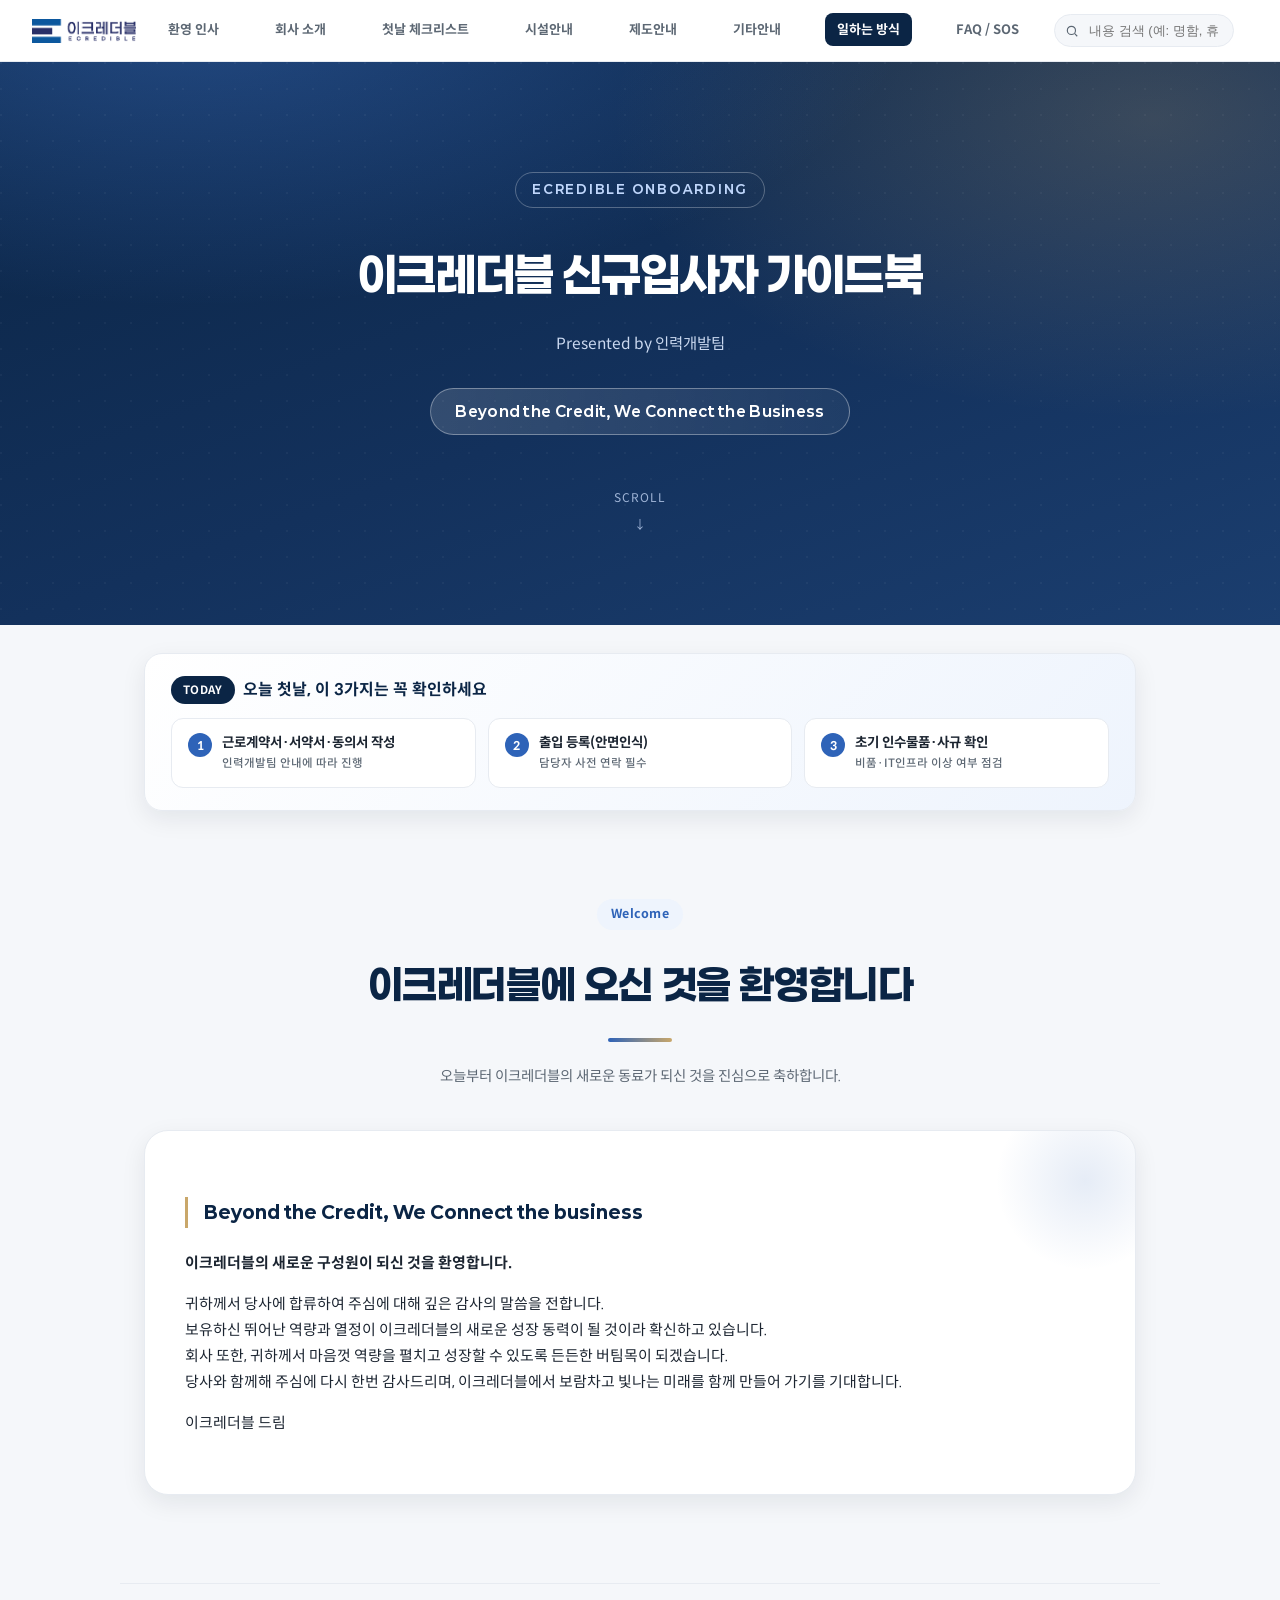
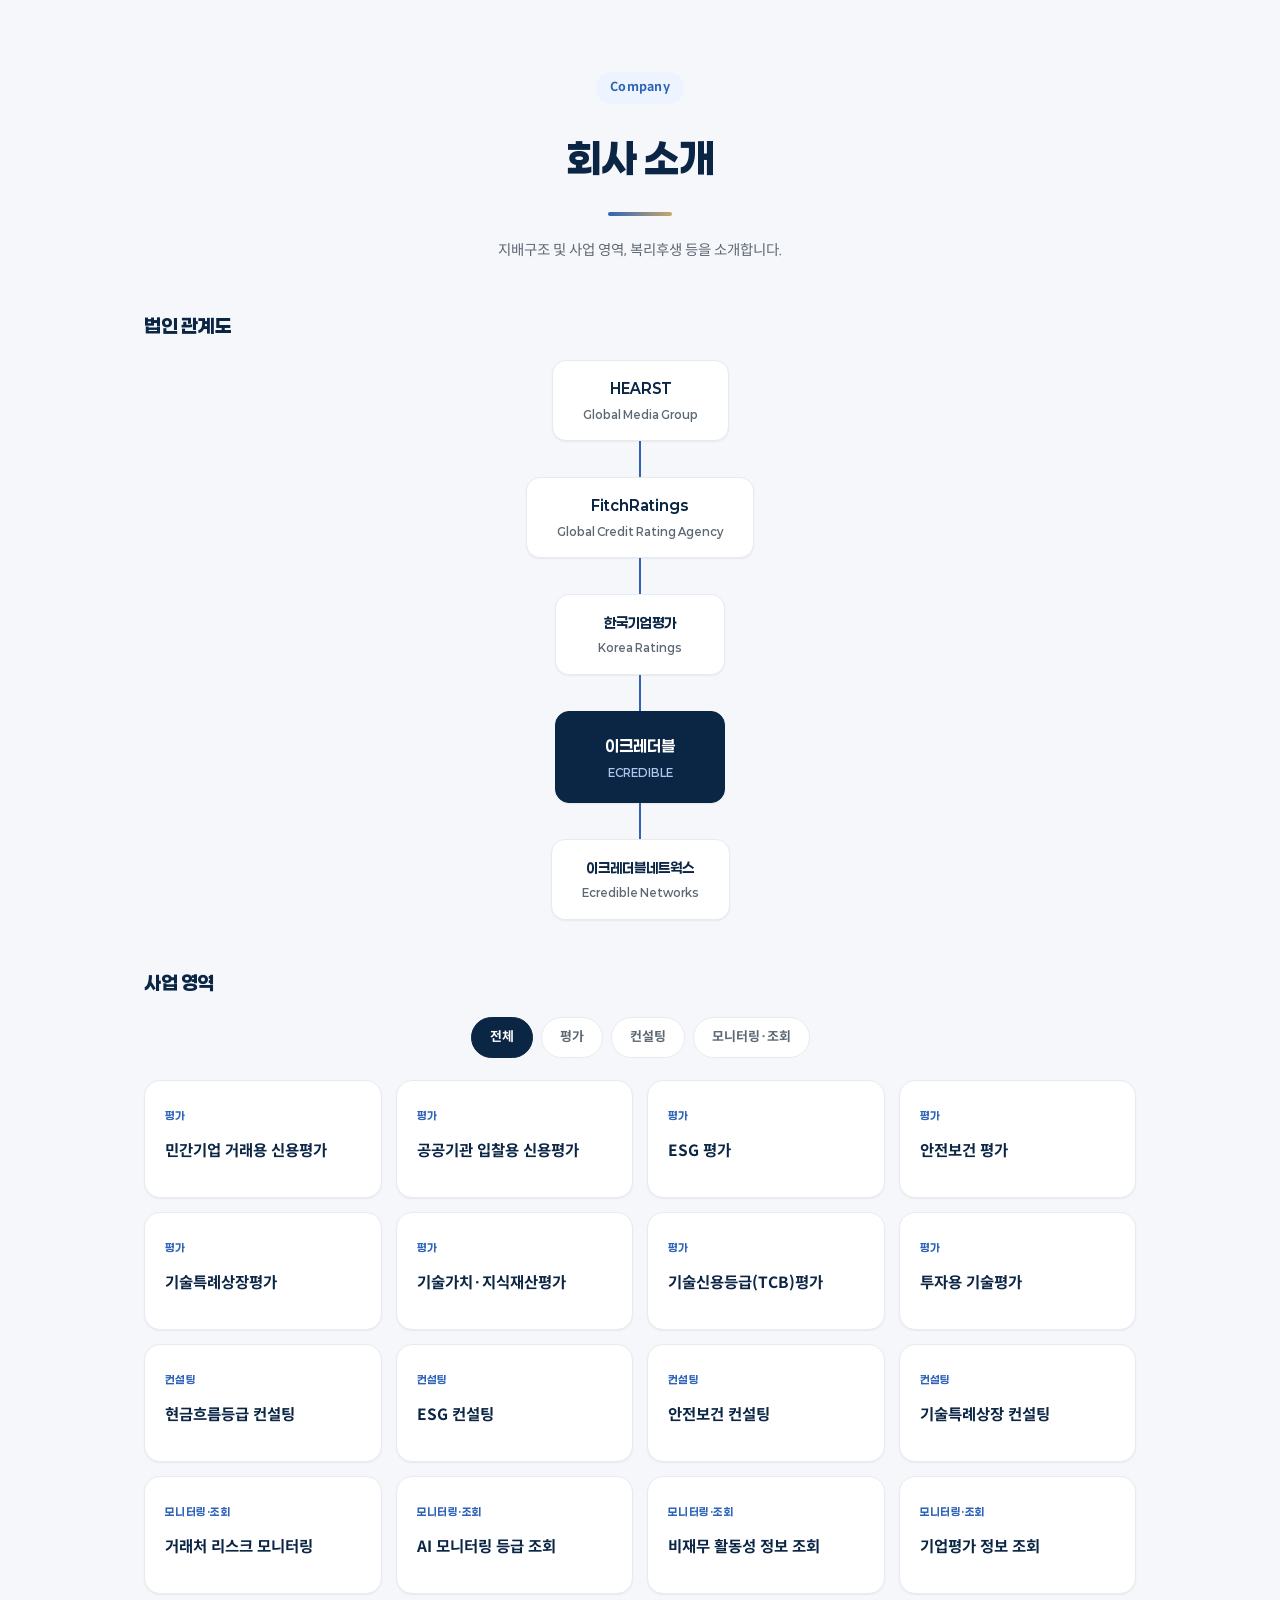
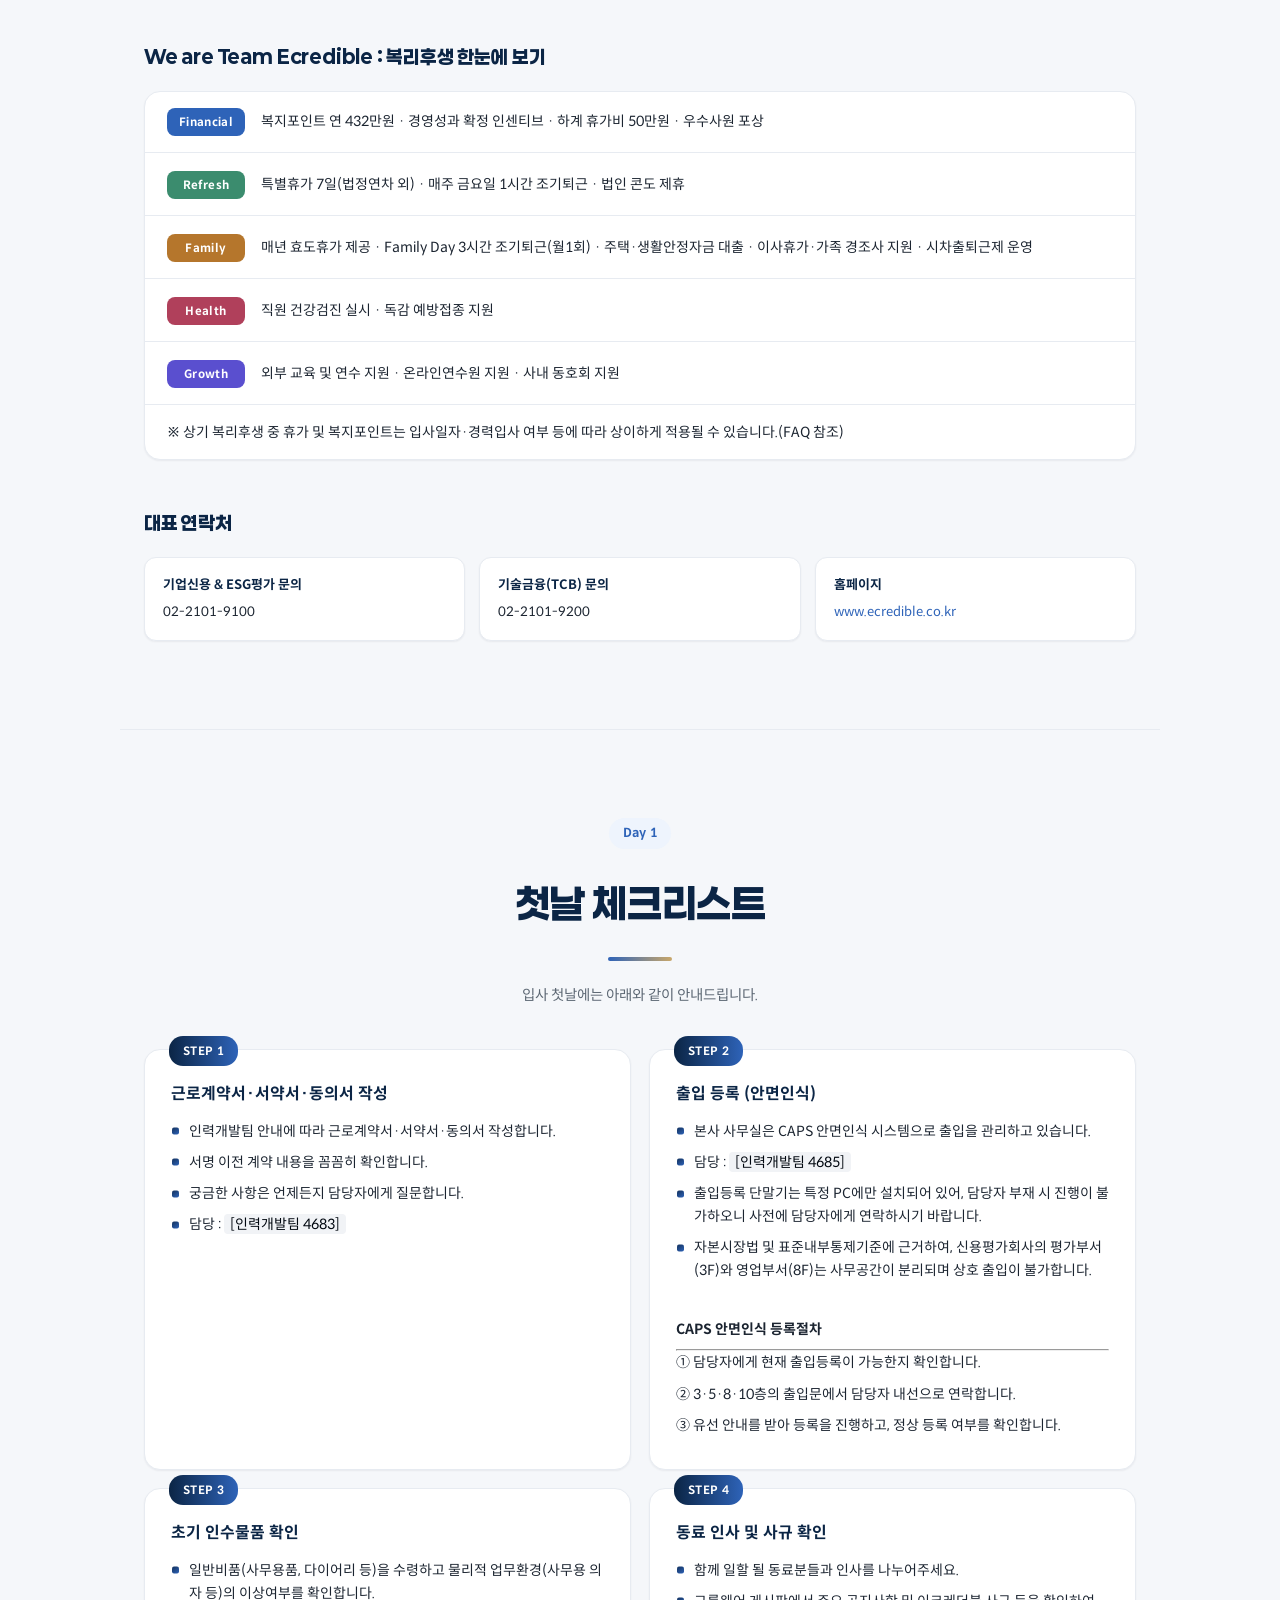
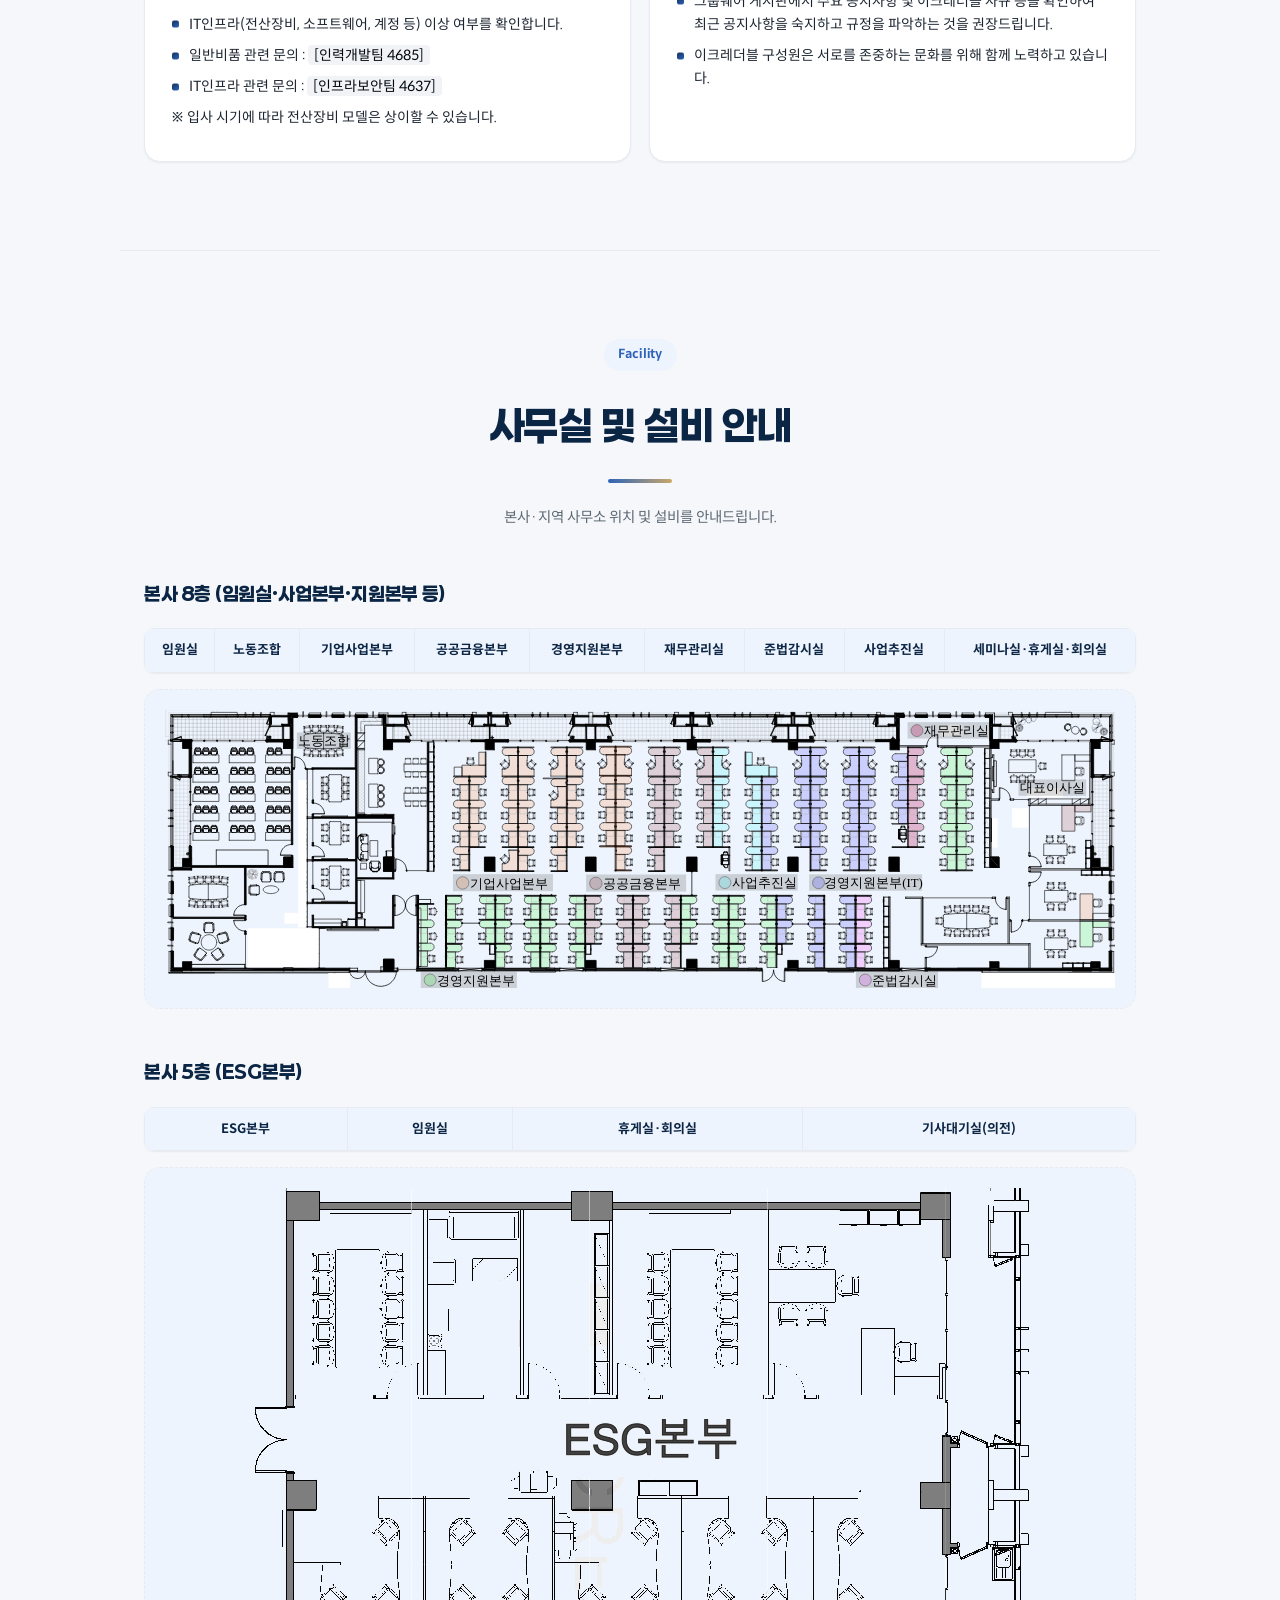
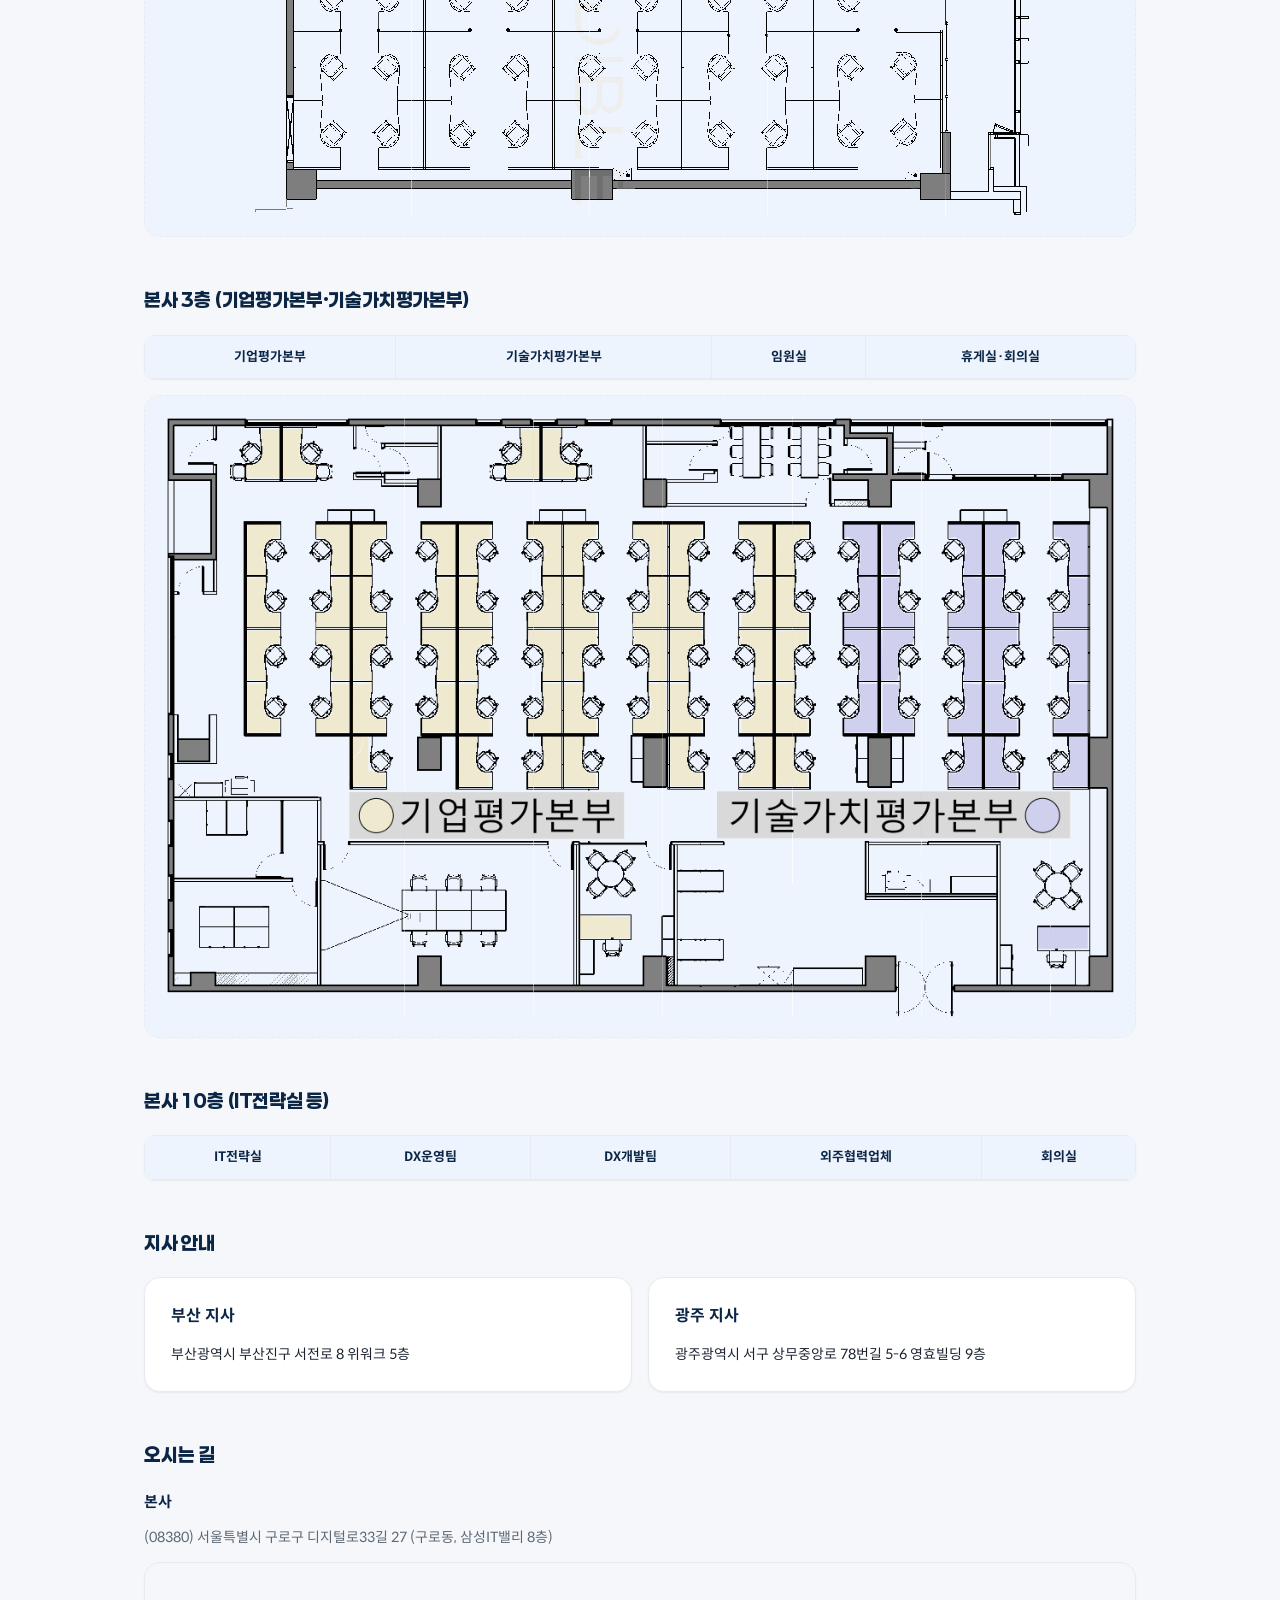
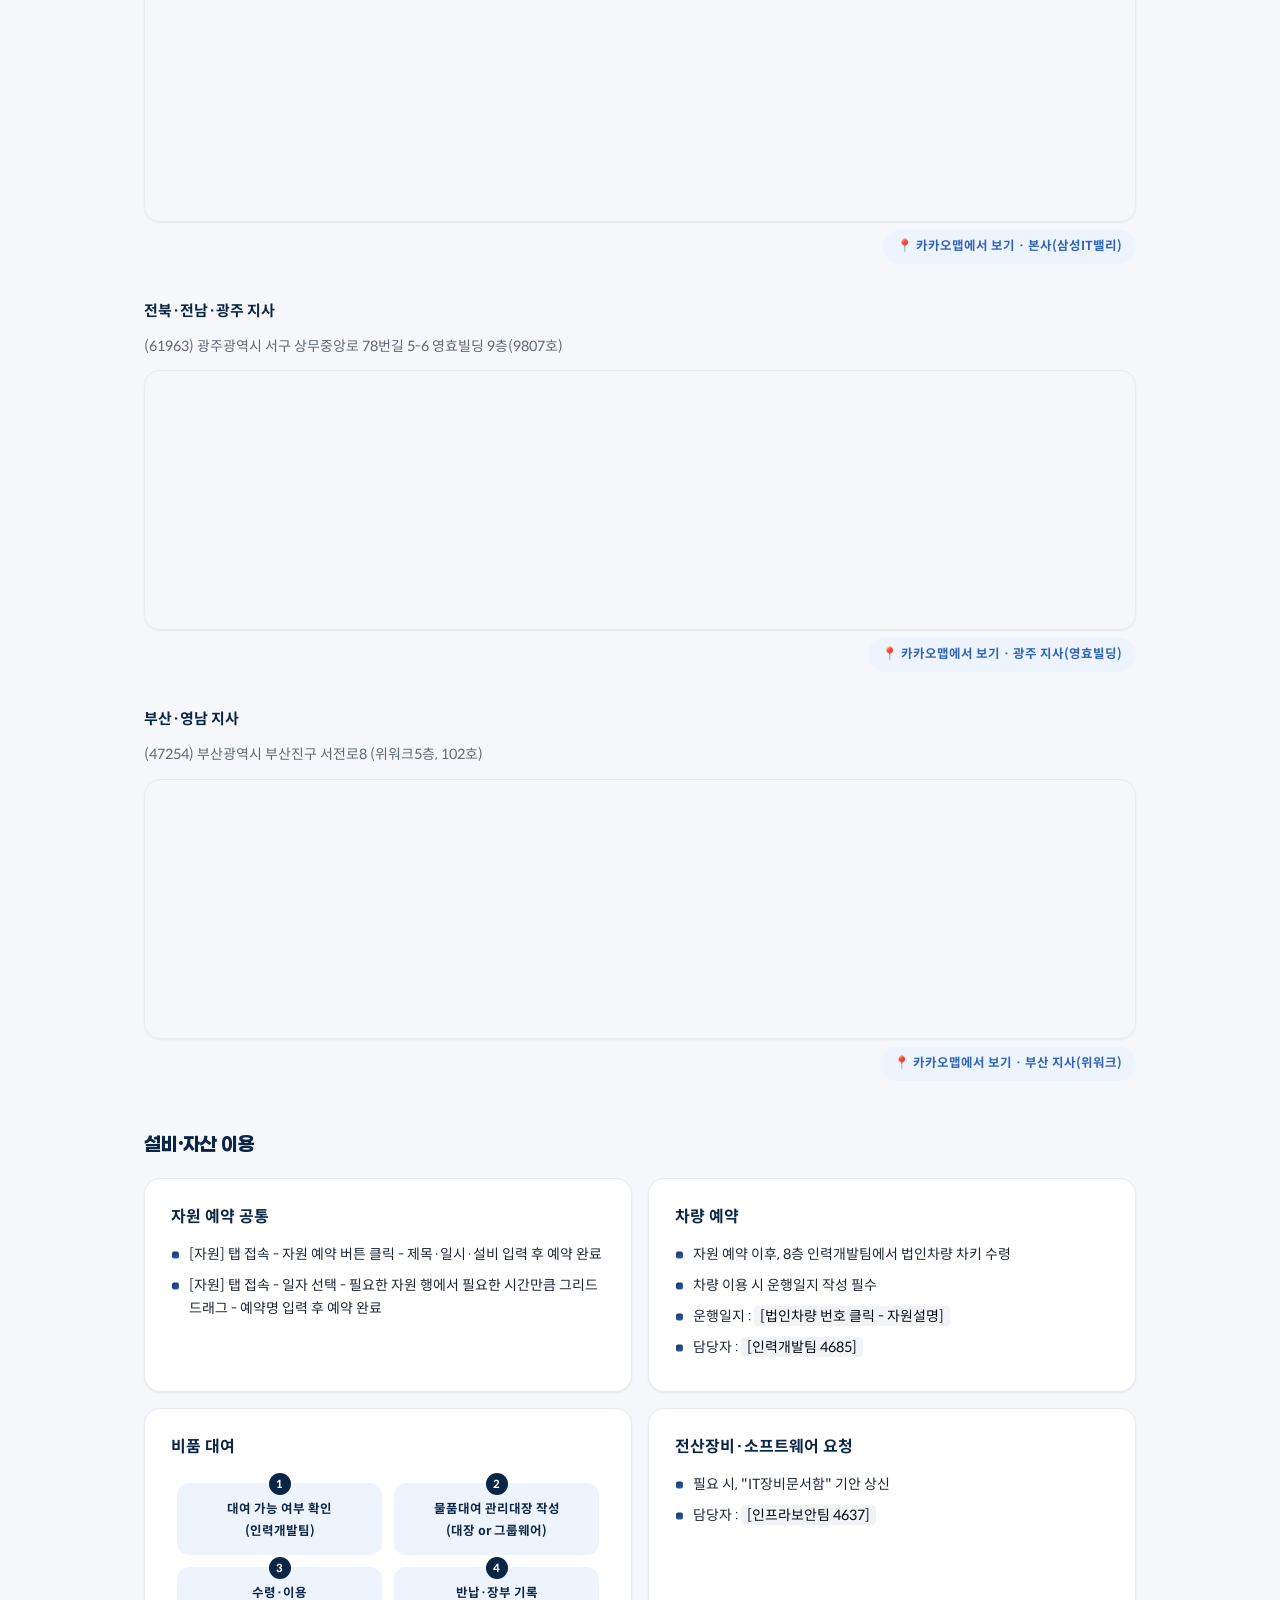
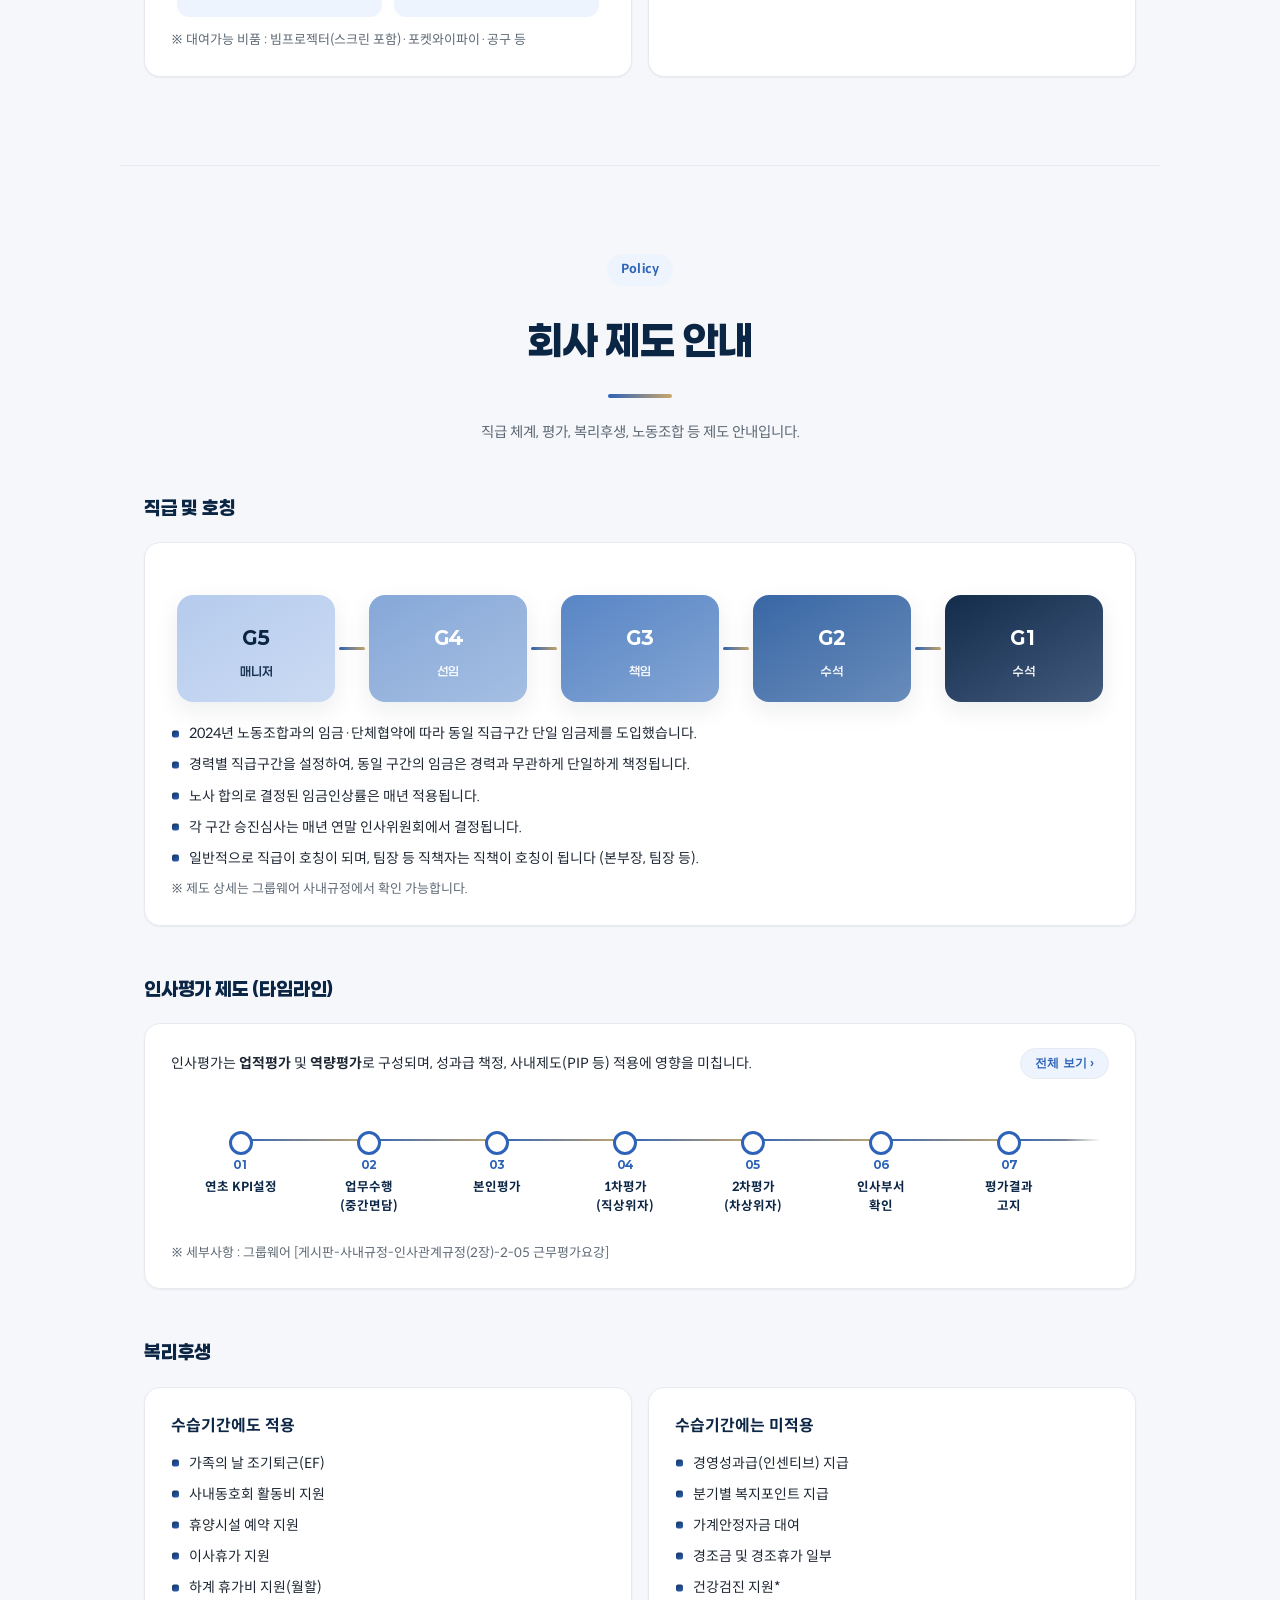
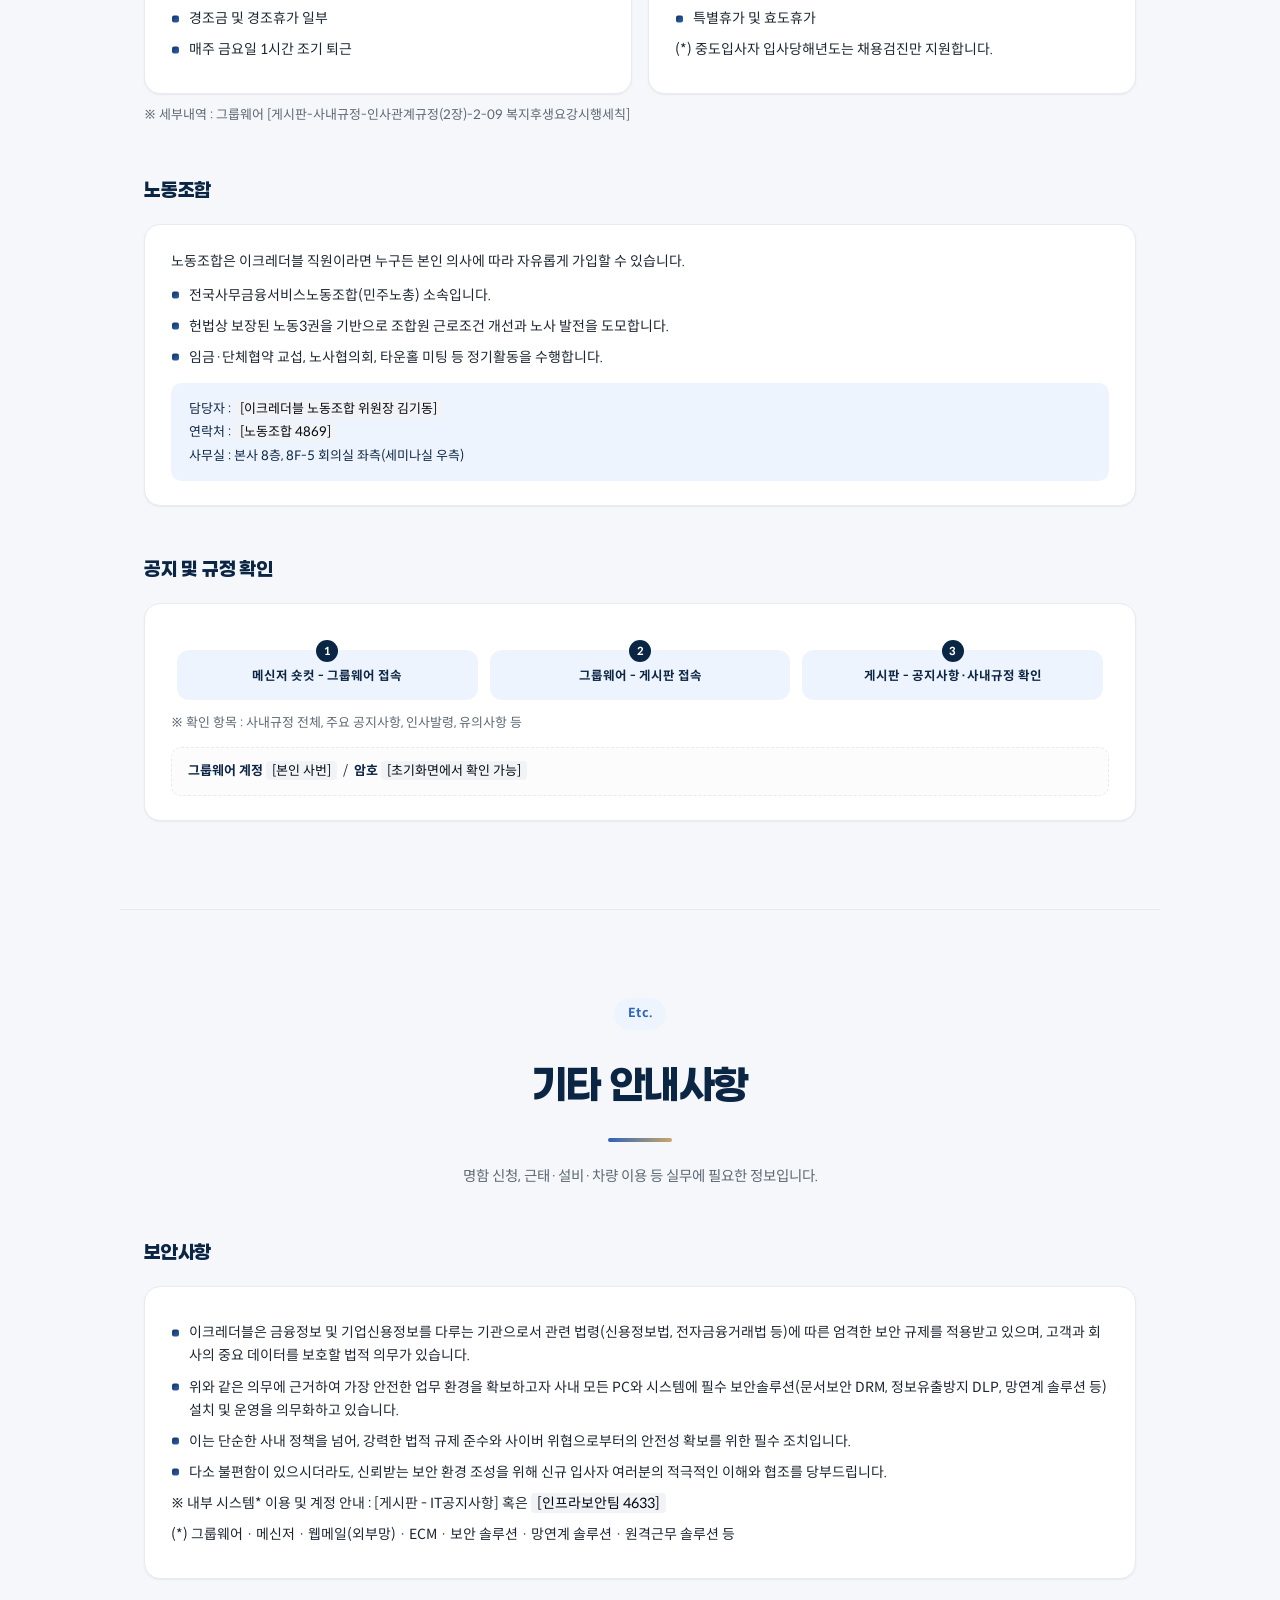
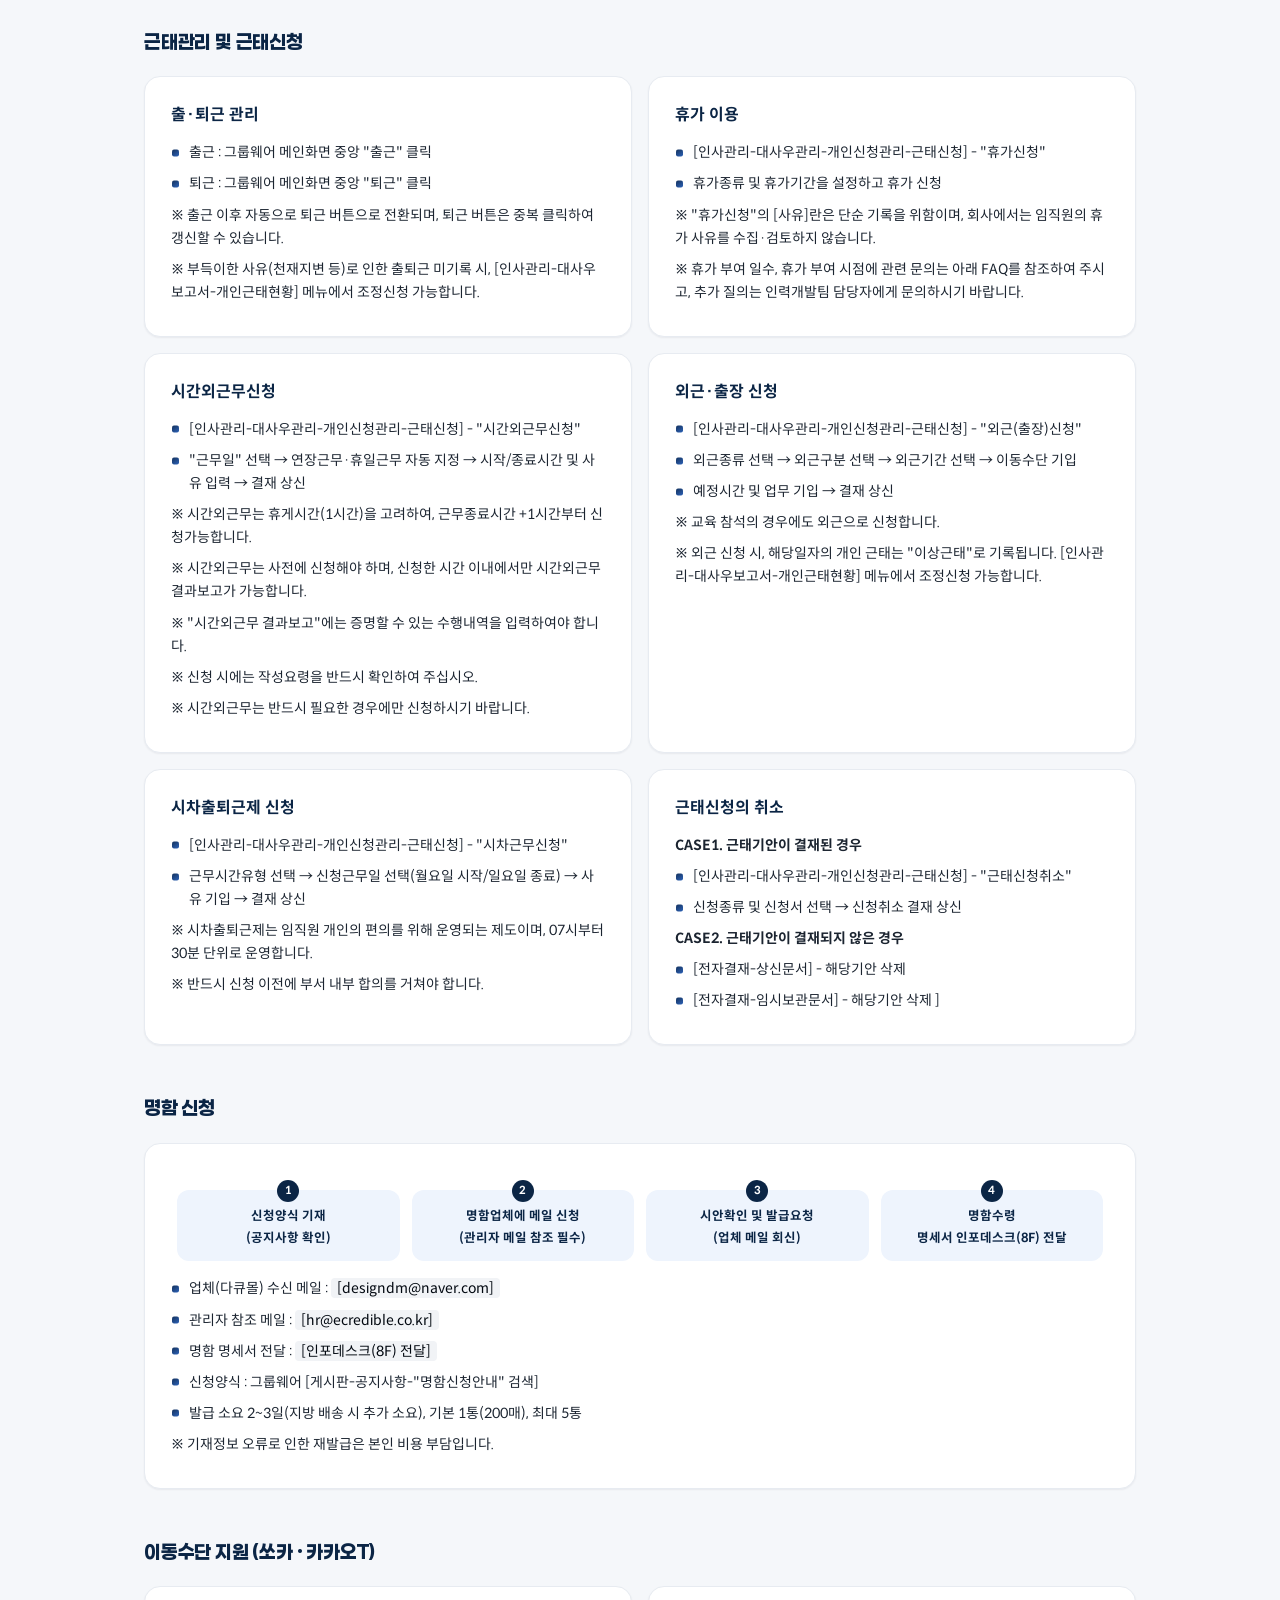
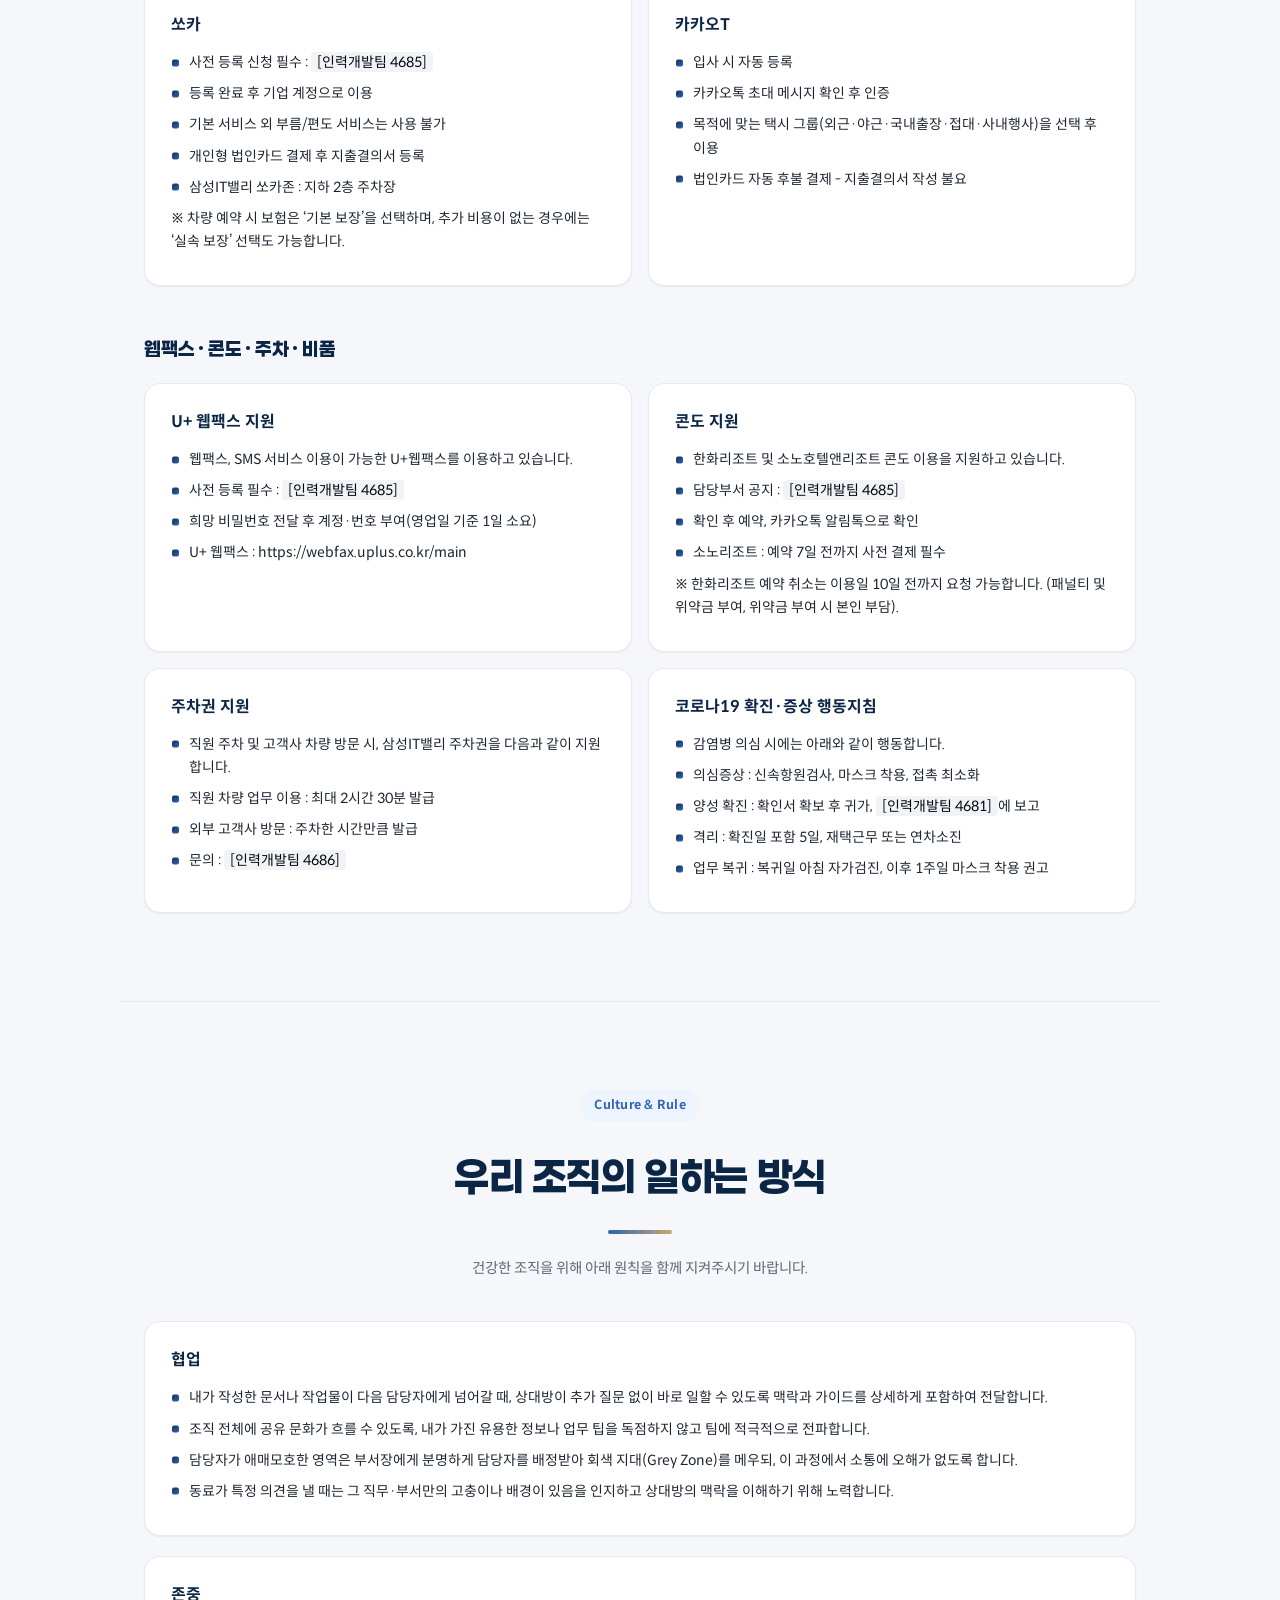
<file: ecredible-onboarding-repo (7)/index.html>
<!DOCTYPE html>
<html lang="ko">
<head>
<meta charset="UTF-8">
<meta name="viewport" content="width=device-width, initial-scale=1.0">
<title>이크레더블 신규입사자 가이드북</title>
<link rel="icon" href="assets/images/favicon.png" type="image/png">
<link rel="stylesheet" href="assets/css/fonts.css">
<link rel="stylesheet" href="assets/css/style.css">
<style>
  /* ===== 추가 기능 1 : 검색 ===== */
  .site-search{
    position:relative; margin-left:auto; margin-right:14px;
  }
  .site-search input{
    width:180px; font-size:13px; padding:8px 14px 8px 34px; border-radius:20px;
    border:1px solid var(--line, #E7EBF1); background:#F5F7FA url('data:image/svg+xml;utf8,<svg xmlns="http://www.w3.org/2000/svg" viewBox="0 0 24 24" fill="none" stroke="%235C6773" stroke-width="2"><circle cx="11" cy="11" r="7"/><line x1="21" y1="21" x2="16.65" y2="16.65"/></svg>') no-repeat 10px center / 14px 14px;
    outline:none; transition:.2s; color:var(--ink,#1B2430);
  }
  .site-search input:focus{ width:230px; border-color:var(--blue,#2E63B8); background-color:#fff; }
  .site-search-results{
    position:absolute; top:calc(100% + 8px); right:0; width:320px; max-height:360px; overflow-y:auto;
    background:#fff; border:1px solid var(--line,#E7EBF1); border-radius:14px; box-shadow:0 12px 30px rgba(16,24,40,.14);
    display:none; z-index:400; padding:6px;
  }
  .site-search-results.open{ display:block; }
  .site-search-results .ssr-empty{ padding:16px; font-size:13px; color:var(--ink-soft,#5C6773); text-align:center; }
  .site-search-results .ssr-item{
    display:block; padding:10px 12px; border-radius:10px; cursor:pointer; text-decoration:none;
  }
  .site-search-results .ssr-item:hover{ background:var(--blue-light,#EEF4FD); }
  .site-search-results .ssr-item .ssr-sec{
    display:inline-block; font-size:10.5px; font-weight:700; color:var(--blue,#2E63B8);
    background:var(--blue-light,#EEF4FD); padding:2px 8px; border-radius:10px; margin-bottom:4px;
  }
  .site-search-results .ssr-item .ssr-title{ display:block; font-size:13.5px; font-weight:700; color:var(--navy,#0B2545); }
  .site-search-results .ssr-item mark{ background:#FFE8A3; color:inherit; border-radius:2px; padding:0 1px; }
  .search-flash{ animation:searchFlash 1.6s ease; }
  @keyframes searchFlash{
    0%{ box-shadow:0 0 0 4px rgba(46,99,184,.55); }
    100%{ box-shadow:0 0 0 0 rgba(46,99,184,0); }
  }
  @media (max-width:980px){
    .site-search{ display:none; }
  }

  /* ===== 추가 기능 2 : scrollspy 활성 메뉴 강조 ===== */
  .topnav ul {
  display: flex;
  list-style: none;
  padding: 0;
  margin: 0 auto; /* 좌우 마진을 auto로 주어 남는 공간의 중앙에 배치 */
  }

  .topnav ul li {
  margin: 0 15px;
  }

  
  .topnav ul a.active{
    color:#fff; background:var(--navy,#0B2545);
  }
  .mobile-menu a.active{
    color:var(--blue,#2E63B8);
  }

  /* ===== 추가 기능 3 : 오늘 할 일 요약 위젯 ===== */
  .today-widget{
    max-width:1040px; margin:0 auto; padding:28px 24px 0;
  }
  .today-widget .tw-card{
    background:linear-gradient(135deg,#fff, var(--blue-light,#EEF4FD));
    border:1px solid var(--line,#E7EBF1); border-radius:18px; padding:22px 26px;
    box-shadow:0 8px 24px rgba(16,24,40,.08);
  }
  .today-widget .tw-head{
    display:flex; align-items:center; gap:8px; margin-bottom:14px;
  }
  .today-widget .tw-head .tw-badge{
    font-size:11.5px; font-weight:800; color:#fff; background:var(--navy,#0B2545);
    padding:4px 12px; border-radius:20px; letter-spacing:.03em;
  }
  .today-widget .tw-head h3{ font-size:16px; font-weight:800; color:var(--navy,#0B2545); }
  .today-widget .tw-list{
    display:grid; grid-template-columns:repeat(3,1fr); gap:12px;
  }
  @media (max-width:760px){
    .today-widget .tw-list{ grid-template-columns:1fr; }
  }
  .today-widget .tw-item{
    display:flex; align-items:flex-start; gap:10px; background:#fff; border:1px solid var(--line,#E7EBF1);
    border-radius:12px; padding:14px 16px; text-decoration:none; transition:.18s;
  }
  .today-widget .tw-item:hover{ border-color:var(--blue,#2E63B8); transform:translateY(-2px); box-shadow:0 6px 16px rgba(16,24,40,.1); }
  .today-widget .tw-num{
    flex:0 0 auto; width:24px; height:24px; border-radius:50%; background:var(--blue,#2E63B8); color:#fff;
    font-size:12px; font-weight:800; display:flex; align-items:center; justify-content:center;
  }
  .today-widget .tw-text{ font-size:13.5px; font-weight:700; color:var(--ink,#1B2430); line-height:1.5; }
  .today-widget .tw-text small{ display:block; font-size:11.5px; font-weight:500; color:var(--ink-soft,#5C6773); margin-top:2px; }
</style>
</head>
<body>

<div id="progress"></div>

<div class="topnav">
  <div class="brand">
    <img class="logo" src="assets/images/logo.png" alt="이크레더블 로고">
  </div>
  <ul>
    <li><a href="#welcome">환영 인사</a></li>
    <li><a href="#intro">회사 소개</a></li>
    <li><a href="#firstday">첫날 체크리스트</a></li>
    <li><a href="#facility">시설안내</a></li>
    <li><a href="#policy">제도안내</a></li>
    <li><a href="#etc">기타안내</a></li>
    <li><a href="#culture">일하는 방식</a></li>
    <li><a href="#faq">FAQ / SOS</a></li>
  </ul>
  <div class="site-search">
    <input type="text" id="siteSearchInput" placeholder="내용 검색 (예: 명함, 휴가)" autocomplete="off">
    <div class="site-search-results" id="siteSearchResults"></div>
  </div>
  <button class="nav-toggle" id="navToggle" aria-label="메뉴 열기"><span></span><span></span><span></span></button>
</div>
<div class="mobile-menu" id="mobileMenu">
  <a href="#welcome">환영 인사</a>
  <a href="#intro">회사 소개</a>
  <a href="#firstday">첫날 체크리스트</a>
  <a href="#facility">시설안내</a>
  <a href="#policy">제도안내</a>
  <a href="#etc">기타안내</a>
  <a href="#culture">일하는 방식</a>
  <a href="#faq">FAQ / SOS</a>
</div>

<div class="hero">
  <div class="hero-inner">
    <span class="eyebrow">ECREDIBLE ONBOARDING</span>
    <h1>이크레더블 신규입사자 가이드북</h1>
    <p class="sub">Presented by 인력개발팀</p>
    <div class="tagline">Beyond the Credit, We Connect the Business</div>
    <div class="scroll-cue">SCROLL</div>
  </div>
</div>

<!-- 오늘 할 일 요약 위젯 -->
<div class="today-widget">
  <div class="tw-card">
    <div class="tw-head">
      <span class="tw-badge">TODAY</span>
      <h3>오늘 첫날, 이 3가지는 꼭 확인하세요</h3>
    </div>
    <div class="tw-list">
      <a class="tw-item" href="#firstday">
        <span class="tw-num">1</span>
        <span class="tw-text">근로계약서·서약서·동의서 작성<small>인력개발팀 안내에 따라 진행</small></span>
      </a>
      <a class="tw-item" href="#firstday">
        <span class="tw-num">2</span>
        <span class="tw-text">출입 등록(안면인식)<small>담당자 사전 연락 필수</small></span>
      </a>
      <a class="tw-item" href="#firstday">
        <span class="tw-num">3</span>
        <span class="tw-text">초기 인수물품·사규 확인<small>비품·IT인프라 이상 여부 점검</small></span>
      </a>
    </div>
  </div>
</div>

<!-- 0. 회사 소개 -->
<section id="welcome">
  <div class="sec-head">
    <span class="section-label">Welcome</span>
    <h2 class="section-title">이크레더블에 오신 것을 환영합니다</h2>
    <div class="title-rule"></div>
    <p class="section-desc">오늘부터 이크레더블의 새로운 동료가 되신 것을 진심으로 축하합니다.</p>
  </div>
  <div class="welcome-card">
    <div class="welcome-quote">Beyond the Credit, We Connect the business</div>
    <p style="font-weight: bold;">이크레더블의 새로운 구성원이 되신 것을 환영합니다.</p>
    <p>귀하께서 당사에 합류하여 주심에 대해 깊은 감사의 말씀을 전합니다. <br> 보유하신 뛰어난 역량과 열정이 이크레더블의 새로운 성장 동력이 될 것이라 확신하고 있습니다. <br> 회사 또한, 귀하께서 마음껏 역량을 펼치고 성장할 수 있도록 든든한 버팀목이 되겠습니다. <br>당사와 함께해 주심에 다시 한번 감사드리며, 이크레더블에서 보람차고 빛나는 미래를 함께 만들어 가기를 기대합니다.</p>
    <p>이크레더블 드림</p>
  </div>
</section>

<section id="intro">
  <div class="sec-head">
    <span class="section-label">Company</span>
    <h2 class="section-title">회사 소개</h2>
    <div class="title-rule"></div>
    <p class="section-desc">지배구조 및 사업 영역, 복리후생 등을 소개합니다.</p>
  </div>

  <h3 class="sub-title">법인 관계도</h3>
  <div class="org-chart">
    <a class="org-node" href="https://www.hearst.com" target="_blank">HEARST<span class="en">Global Media Group</span></a>
    <div class="org-connector"></div>
    <a class="org-node" href="https://www.fitchratings.com" target="_blank">FitchRatings<span class="en">Global Credit Rating Agency</span></a>
    <div class="org-connector"></div>
    <a class="org-node" href="https://www.korearatings.com" target="_blank">한국기업평가<span class="en">Korea Ratings</span></a>
    <div class="org-connector"></div>
    <a class="org-node main" href="https://www.ecredible.co.kr" target="_blank">이크레더블<span class="en">ECREDIBLE</span></a>
    <div class="org-connector"></div>
    <a class="org-node" href="https://www.ecredible.co.kr" target="_blank">이크레더블네트웍스<span class="en">Ecredible Networks</span></a>
  </div>

  <h3 class="sub-title">사업 영역</h3>
  <div class="biz-tabs" id="bizTabs">
    <div class="biz-tab active" data-cat="all">전체</div>
    <div class="biz-tab" data-cat="rating">평가</div>
    <div class="biz-tab" data-cat="consulting">컨설팅</div>
    <div class="biz-tab" data-cat="monitoring">모니터링·조회</div>
  </div>
  <div class="biz-grid" id="bizGrid">
    <div class="biz-card" data-cat="rating">
      <span class="biz-cat">평가</span><h4>민간기업 거래용 신용평가</h4>
      <div class="biz-desc">기업 간 거래에서 상대 기업의 신용도를 평가하여 거래 위험을 낮추는 핵심 서비스입니다.</div>
    </div>
    <div class="biz-card" data-cat="rating">
      <span class="biz-cat">평가</span><h4>공공기관 입찰용 신용평가</h4>
      <div class="biz-desc">공공 조달 입찰 참여 기업의 신용도를 평가하여 공정한 입찰 환경을 지원합니다.</div>
    </div>
    <div class="biz-card" data-cat="rating">
      <span class="biz-cat">평가</span><h4>ESG 평가</h4>
      <div class="biz-desc">환경·사회·지배구조 관점에서 기업의 비재무적 가치를 평가합니다.</div>
    </div>
    <div class="biz-card" data-cat="rating">
      <span class="biz-cat">평가</span><h4>안전보건 평가</h4>
      <div class="biz-desc">기업의 산업안전·보건 관리 수준을 진단하고 등급화합니다.</div>
    </div>
    <div class="biz-card" data-cat="rating">
      <span class="biz-cat">평가</span><h4>기술특례상장평가</h4>
      <div class="biz-desc">기술 특례 상장을 준비하는 기업의 기술력과 사업성을 평가합니다.</div>
    </div>
    <div class="biz-card" data-cat="rating">
      <span class="biz-cat">평가</span><h4>기술가치·지식재산평가</h4>
      <div class="biz-desc">기술과 지식재산의 경제적 가치를 정량적으로 산정합니다.</div>
    </div>
    <div class="biz-card" data-cat="rating">
      <span class="biz-cat">평가</span><h4>기술신용등급(TCB)평가</h4>
      <div class="biz-desc">재무정보와 기술력을 종합해 기업의 기술신용등급을 산출합니다.</div>
    </div>
    <div class="biz-card" data-cat="rating">
      <span class="biz-cat">평가</span><h4>투자용 기술평가</h4>
      <div class="biz-desc">투자 의사결정을 지원하기 위한 기술 가치 평가 서비스입니다.</div>
    </div>
    <div class="biz-card" data-cat="consulting">
      <span class="biz-cat">컨설팅</span><h4>현금흐름등급 컨설팅</h4>
      <div class="biz-desc">기업의 현금흐름 등급 개선을 위한 맞춤형 컨설팅을 제공합니다.</div>
    </div>
    <div class="biz-card" data-cat="consulting">
      <span class="biz-cat">컨설팅</span><h4>ESG 컨설팅</h4>
      <div class="biz-desc">ESG 등급 향상을 위한 전략 수립과 실행을 지원합니다.</div>
    </div>
    <div class="biz-card" data-cat="consulting">
      <span class="biz-cat">컨설팅</span><h4>안전보건 컨설팅</h4>
      <div class="biz-desc">안전보건 관리체계 구축과 개선을 위한 컨설팅입니다.</div>
    </div>
    <div class="biz-card" data-cat="consulting">
      <span class="biz-cat">컨설팅</span><h4>기술특례상장 컨설팅</h4>
      <div class="biz-desc">기술특례상장 준비 기업을 위한 전략 컨설팅을 제공합니다.</div>
    </div>
    <div class="biz-card" data-cat="monitoring">
      <span class="biz-cat">모니터링·조회</span><h4>거래처 리스크 모니터링</h4>
      <div class="biz-desc">거래처의 신용 리스크 변화를 상시 모니터링합니다.</div>
    </div>
    <div class="biz-card" data-cat="monitoring">
      <span class="biz-cat">모니터링·조회</span><h4>AI 모니터링 등급 조회</h4>
      <div class="biz-desc">AI 기반으로 산출된 기업 등급을 실시간으로 조회합니다.</div>
    </div>
    <div class="biz-card" data-cat="monitoring">
      <span class="biz-cat">모니터링·조회</span><h4>비재무 활동성 정보 조회</h4>
      <div class="biz-desc">재무제표 외의 비재무적 활동 정보를 조회할 수 있습니다.</div>
    </div>
    <div class="biz-card" data-cat="monitoring">
      <span class="biz-cat">모니터링·조회</span><h4>기업평가 정보 조회</h4>
      <div class="biz-desc">이크레더블이 산출한 다양한 기업평가 정보를 조회합니다.</div>
    </div>
  </div>

  <h3 class="sub-title">We are Team Ecredible : 복리후생 한눈에 보기</h3>
  <div class="welfare-list">
    <div class="welfare-row"><span class="welfare-tag financial">Financial</span><p>복지포인트 연 432만원 · 경영성과 확정 인센티브 · 하계 휴가비 50만원 · 우수사원 포상</p></div>
    <div class="welfare-row"><span class="welfare-tag refresh">Refresh</span><p>특별휴가 7일(법정연차 외) · 매주 금요일 1시간 조기퇴근 · 법인 콘도 제휴</p></div>
    <div class="welfare-row"><span class="welfare-tag family">Family</span><p>매년 효도휴가 제공 · Family Day 3시간 조기퇴근(월1회) · 주택·생활안정자금 대출 · 이사휴가·가족 경조사 지원 · 시차출퇴근제 운영</p></div>
    <div class="welfare-row"><span class="welfare-tag health">Health</span><p>직원 건강검진 실시 · 독감 예방접종 지원</p></div>
    <div class="welfare-row"><span class="welfare-tag growth">Growth</span><p>외부 교육 및 연수 지원 · 온라인연수원 지원 · 사내 동호회 지원</p></div>
    <div class="welfare-row"><p>※ 상기 복리후생 중 휴가 및 복지포인트는 입사일자·경력입사 여부 등에 따라 상이하게 적용될 수 있습니다.(FAQ 참조)</p></div>
  </div>


  <h3 class="sub-title">대표 연락처</h3>
  <div class="contact-strip">
    <div class="item"><b>기업신용 &amp; ESG평가 문의</b>02-2101-9100</div>
    <div class="item"><b>기술금융(TCB) 문의</b>02-2101-9200</div>
    <div class="item"><b>홈페이지</b><a href="https://www.ecredible.co.kr" target="_blank">www.ecredible.co.kr</a></div>
  </div>
</section>

<section id="firstday">
  <div class="sec-head">
    <span class="section-label">Day 1</span>
    <h2 class="section-title">첫날 체크리스트</h2>
    <div class="title-rule"></div>
    <p class="section-desc">입사 첫날에는 아래와 같이 안내드립니다.</p>
  </div>
  <div class="checklist">
    <div class="check-card">
      <span class="num">STEP 1</span>
      <h3>근로계약서·서약서·동의서 작성</h3>
      <ul>
        <li>인력개발팀 안내에 따라 근로계약서·서약서·동의서 작성합니다.</li>
        <li>서명 이전 계약 내용을 꼼꼼히 확인합니다.</li>
        <li>궁금한 사항은 언제든지 담당자에게 질문합니다.</li>
        <li>담당 : <span class="placeholder">[인력개발팀 4683]</span></li>
      </ul>
    </div>
    <div class="check-card">
      <span class="num">STEP 2</span>
      <h3>출입 등록 (안면인식)</h3>
      <ul>
        <li>본사 사무실은 CAPS 안면인식 시스템으로 출입을 관리하고 있습니다.</li>
        <li>담당 : <span class="placeholder">[인력개발팀 4685]</span></li>
        <li>출입등록 단말기는 특정 PC에만 설치되어 있어, 담당자 부재 시 진행이 불가하오니 사전에 담당자에게 연락하시기 바랍니다.</li>
        <li>자본시장법 및 표준내부통제기준에 근거하여, 신용평가회사의 평가부서(3F)와 영업부서(8F)는 사무공간이 분리되며 상호 출입이 불가합니다.</li>
        <br>
        <li class="no-bullet" style="font-weight: bold;">CAPS 안면인식 등록절차</li>
          <hr>
        <li class="no-bullet">① 담당자에게 현재 출입등록이 가능한지 확인합니다.</li>
        <li class="no-bullet">② 3·5·8·10층의 출입문에서 담당자 내선으로 연락합니다.</li>
        <li class="no-bullet">③ 유선 안내를 받아 등록을 진행하고, 정상 등록 여부를 확인합니다.</li>
    </div>
    <div class="check-card">
      <span class="num">STEP 3</span>
      <h3>초기 인수물품 확인</h3>
      <ul>
        <li>일반비품(사무용품, 다이어리 등)을 수령하고 물리적 업무환경(사무용 의자 등)의 이상여부를 확인합니다.</li>
        <li>IT인프라(전산장비, 소프트웨어, 계정 등) 이상 여부를 확인합니다.</li>
        <li>일반비품 관련 문의 : <span class="placeholder">[인력개발팀 4685]</span></li>
        <li>IT인프라 관련 문의 : <span class="placeholder">[인프라보안팀 4637]</span></li>
        <li class="no-bullet">※ 입사 시기에 따라 전산장비 모델은 상이할 수 있습니다.</li>
      </ul>
    </div>
    <div class="check-card">
      <span class="num">STEP 4</span>
      <h3>동료 인사 및 사규 확인</h3>
      <ul>
        <li>함께 일할 될 동료분들과 인사를 나누어주세요.</li>
        <li>그룹웨어 게시판에서 주요 공지사항 및 이크레더블 사규 등을 확인하여 최근 공지사항을 숙지하고 규정을 파악하는 것을 권장드립니다.</li>
        <li>이크레더블 구성원은 서로를 존중하는 문화를 위해 함께 노력하고 있습니다.</li>
      </ul>
    </div>
  </div>
</section>

<section id="facility">
  <div class="sec-head">
    <span class="section-label">Facility</span>
    <h2 class="section-title">사무실 및 설비 안내</h2>
    <div class="title-rule"></div>
    <p class="section-desc">본사·지역 사무소 위치 및 설비를 안내드립니다.</p>
  </div>

  <h3 class="sub-title">본사 8층 (임원실·사업본부·지원본부 등)</h3>
  <table class="plain">
    <tr><th>임원실</th><th>노동조합</th><th>기업사업본부</th><th>공공금융본부</th><th>경영지원본부</th><th>재무관리실</th><th>준법감시실</th><th>사업추진실</th><th>세미나실·휴게실·회의실</th></tr>
  </table>
  <div class="floor-plan-box floor-plan-filled">
  <img src="assets/images/floorplan-8f.svg" alt="본사 8층 평면도">
</div>

  <h3 class="sub-title">본사 5층 (ESG본부)</h3>
  <table class="plain">
    <tr><th>ESG본부</th><th>임원실</th><th>휴게실·회의실</th><th>기사대기실(의전)</th></tr>
  </table>
  <div class="floor-plan-box floor-plan-filled">
  <img src="assets/images/floorplan-5f.svg" alt="본사 5층 평면도">
</div>

  <h3 class="sub-title">본사 3층 (기업평가본부·기술가치평가본부)</h3>
  <table class="plain">
    <tr><th>기업평가본부</th><th>기술가치평가본부</th><th>임원실</th><th>휴게실·회의실</th></tr>
  </table>
  <div class="floor-plan-box floor-plan-filled">
  <img src="assets/images/floorplan-3f.svg" alt="본사 3층 평면도">
</div>

  <h3 class="sub-title">본사 10층 (IT전략실 등)</h3>
  <table class="plain">
    <tr><th>IT전략실</th><th>DX운영팀</th><th>DX개발팀</th><th>외주협력업체</th><th>회의실</th></tr>
  </table>
</div>


  <h3 class="sub-title">지사 안내</h3>
  <div class="grid2">
    <div class="card">
      <h4>부산 지사</h4>
      <p style="font-size:14px;">부산광역시 부산진구 서전로 8 위워크 5층</p>
    </div>
    <div class="card">
      <h4>광주 지사</h4>
      <p style="font-size:14px;">광주광역시 서구 상무중앙로 78번길 5-6 영효빌딩 9층</p>
    </div>
  </div>

    <h3 class="sub-title">오시는 길</h3>
  <div class="loc-block">
    <h4>본사</h4>
    <p class="addr">(08380) 서울특별시 구로구 디지털로33길 27 (구로동, 삼성IT밸리 8층)</p>
    <div class="map-frame">
      <iframe loading="lazy" referrerpolicy="no-referrer-when-downgrade"
        src="https://www.google.com/maps?q=%EC%84%9C%EC%9A%B8%ED%8A%B9%EB%B3%84%EC%8B%9C%20%EA%B5%AC%EB%A1%9C%EA%B5%AC%20%EB%94%94%EC%A7%80%ED%84%B8%EB%A1%9C33%EA%B8%B8%2027%20%EC%82%BC%EC%84%B1IT%EB%B0%B8%EB%A6%AC&z=17&hl=ko&output=embed"></iframe>
    </div>
    <div class="map-fallback-link">
      <a href="https://map.kakao.com/link/search/서울특별시 구로구 디지털로33길 27" target="_blank" rel="noopener">📍 카카오맵에서 보기 · 본사(삼성IT밸리)</a>
    </div>
  </div>
  <div class="loc-block">
    <h4>전북·전남·광주 지사</h4>
    <p class="addr">(61963) 광주광역시 서구 상무중앙로 78번길 5-6 영효빌딩 9층(9807호)</p>
    <div class="map-frame">
      <iframe loading="lazy" referrerpolicy="no-referrer-when-downgrade"
        src="https://www.google.com/maps?q=%EA%B4%91%EC%A3%BC%EA%B4%91%EC%97%AD%EC%8B%9C%20%EC%84%9C%EA%B5%AC%20%EC%83%81%EB%AC%B4%EC%A4%91%EC%95%99%EB%A1%9C%2078%EB%B2%88%EA%B8%B8%205-6%20%EC%98%81%ED%9A%A8%EB%B9%8C%EB%94%A9&z=17&hl=ko&output=embed"></iframe>
    </div>
    <div class="map-fallback-link">
      <a href="https://map.kakao.com/link/search/광주광역시 서구 상무중앙로 78번길 5-6" target="_blank" rel="noopener">📍 카카오맵에서 보기 · 광주 지사(영효빌딩)</a>
    </div>
  </div>
  <div class="loc-block">
    <h4>부산·영남 지사</h4>
    <p class="addr">(47254) 부산광역시 부산진구 서전로8 (위워크5층, 102호)</p>
    <div class="map-frame">
      <iframe loading="lazy" referrerpolicy="no-referrer-when-downgrade"
        src="https://www.google.com/maps?q=%EB%B6%80%EC%82%B0%EA%B4%91%EC%97%AD%EC%8B%9C%20%EB%B6%80%EC%82%B0%EC%A7%84%EA%B5%AC%20%EC%84%9C%EC%A0%84%EB%A1%9C8&z=17&hl=ko&output=embed"></iframe>
    </div>
    <div class="map-fallback-link">
      <a href="https://map.kakao.com/link/search/부산광역시 부산진구 서전로8" target="_blank" rel="noopener">📍 카카오맵에서 보기 · 부산 지사(위워크)</a>
    </div>
  </div>

  <h3 class="sub-title">설비·자산 이용</h3>
  <div class="grid2">
    <div class="card">
      <h4>자원 예약 공통</h4>
      <ul>
        <li>[자원] 탭 접속 - 자원 예약 버튼 클릭 - 제목·일시·설비 입력 후 예약 완료</li>
        <li>[자원] 탭 접속 - 일자 선택 - 필요한 자원 행에서 필요한 시간만큼 그리드 드래그 - 예약명 입력 후 예약 완료</li>
      </ul>
    </div>
    <div class="card">
      <h4>차량 예약</h4>
      <ul>
        <li>자원 예약 이후, 8층 인력개발팀에서 법인차량 차키 수령</li>
        <li>차량 이용 시 운행일지 작성 필수</li>
        <li>운행일지 : <span class="placeholder">[법인차량 번호 클릭 - 자원설명]</span></li>
        <li>담당자 : <span class="placeholder">[인력개발팀 4685]</span></li>
      </ul>
    </div>
    <div class="card">
      <h4>비품 대여</h4>
      <div class="flow">
        <div class="flow-step">대여 가능 여부 확인</br>(인력개발팀)</div>
        <div class="flow-step">물품대여 관리대장 작성</br>(대장 or 그룹웨어)</div>
        <div class="flow-step">수령·이용</div>
        <div class="flow-step">반납·장부 기록</div>
      </div>
      <p style="font-size:13px; color:var(--ink-soft);">※ 대여가능 비품 : 빔프로젝터(스크린 포함)·포켓와이파이·공구 등</p>
    </div>
    <div class="card">
      <h4>전산장비·소프트웨어 요청</h4>
      <ul>
        <li>필요 시, "IT장비문서함" 기안 상신</li>
        <li>담당자 : <span class="placeholder">[인프라보안팀 4637]</span></li>
      </ul>
    </div>
  </div>

  
  
</section>

<section id="policy">
  <div class="sec-head">
    <span class="section-label">Policy</span>
    <h2 class="section-title">회사 제도 안내</h2>
    <div class="title-rule"></div>
    <p class="section-desc">직급 체계, 평가, 복리후생, 노동조합 등 제도 안내입니다.</p>
  </div>

  <h3 class="sub-title">직급 및 호칭</h3>
  <div class="card">
    <div class="rank-flow">
      <div class="rank-step g5">G5<span class="en">매니저</span><span class="rank-tooltip">신입 ~ 만 3년의 인정경력</span></div>
      <div class="rank-connector"></div>
      <div class="rank-step g4">G4<span class="en">선임</span><span class="rank-tooltip">만 4년 ~ 만 8년의 인정경력</span></div>
      <div class="rank-connector"></div>
      <div class="rank-step g3">G3<span class="en">책임</span><span class="rank-tooltip">만 9년 ~ 만 14년의 인정경력</span></div>
      <div class="rank-connector"></div>
      <div class="rank-step g2">G2<span class="en">수석</span><span class="rank-tooltip">만 15년 ~ 만 20년의 인정경력</span></div>
      <div class="rank-connector"></div>
      <div class="rank-step g1">G1<span class="en">수석</span><span class="rank-tooltip">만 21년 이상의 인정경력</span></div>
    </div>
    <ul style="margin-top:14px;">
      <li>2024년 노동조합과의 임금·단체협약에 따라 동일 직급구간 단일 임금제를 도입했습니다.</li>
      <li>경력별 직급구간을 설정하여, 동일 구간의 임금은 경력과 무관하게 단일하게 책정됩니다.</li>
      <li>노사 합의로 결정된 임금인상률은 매년 적용됩니다.</li>
      <li>각 구간 승진심사는 매년 연말 인사위원회에서 결정됩니다.</li>
      <li>일반적으로 직급이 호칭이 되며, 팀장 등 직책자는 직책이 호칭이 됩니다 (본부장, 팀장 등).</li>
    </ul>
    <p style="font-size:13px; color:var(--ink-soft); margin-top:8px;">※ 제도 상세는 그룹웨어 사내규정에서 확인 가능합니다.</p>
  </div>

  <h3 class="sub-title">인사평가 제도 (타임라인)</h3>
  <div class="card">
    <div class="tl-head">
      <p style="font-size:14px; margin-bottom:0;">인사평가는 <b>업적평가</b> 및 <b>역량평가</b>로 구성되며, 성과급 책정, 사내제도(PIP 등) 적용에 영향을 미칩니다.</p>
      <button class="tl-more-btn" onclick="openTlModal('tl-perf','인사평가 제도 전체 보기')">전체 보기</button>
    </div>
    <div class="timeline-wrap"><div class="timeline" id="tl-perf">
      <div class="tl-step"><span class="tl-num">01</span><div class="tl-label">연초 KPI설정</div></div>
      <div class="tl-step"><span class="tl-num">02</span><div class="tl-label">업무수행<br>(중간면담)</div></div>
      <div class="tl-step"><span class="tl-num">03</span><div class="tl-label">본인평가</div></div>
      <div class="tl-step"><span class="tl-num">04</span><div class="tl-label">1차평가<br>(직상위자)</div></div>
      <div class="tl-step"><span class="tl-num">05</span><div class="tl-label">2차평가<br>(차상위자)</div></div>
      <div class="tl-step"><span class="tl-num">06</span><div class="tl-label">인사부서<br>확인</div></div>
      <div class="tl-step"><span class="tl-num">07</span><div class="tl-label">평가결과<br>고지</div></div>
      <div class="tl-step"><span class="tl-num">08</span><div class="tl-label">이의제기</div></div>
      <div class="tl-step"><span class="tl-num">09</span><div class="tl-label">인사위원회</div></div>
      <div class="tl-step"><span class="tl-num">10</span><div class="tl-label">등급확정·<br>성과급 지급</div></div>
    </div></div>
    <p style="font-size:13px; color:var(--ink-soft); margin-top:8px;">※ 세부사항 : 그룹웨어 [게시판-사내규정-인사관계규정(2장)-2-05 근무평가요강]</p>
  </div>

  <h3 class="sub-title">복리후생</h3>
  <div class="grid2">
    <div class="card">
      <h4>수습기간에도 적용</h4>
      <ul>
        <li>가족의 날 조기퇴근(EF)</li>
        <li>사내동호회 활동비 지원</li>
        <li>휴양시설 예약 지원</li>
        <li>이사휴가 지원</li>
        <li>하계 휴가비 지원(월할)</li>
        <li>경조금 및 경조휴가 일부</li>
        <li>매주 금요일 1시간 조기 퇴근</li>
      </ul>
    </div>
    <div class="card">
      <h4>수습기간에는 미적용</h4>
      <ul>
        <li>경영성과급(인센티브) 지급</li>
        <li>분기별 복지포인트 지급</li>
        <li>가계안정자금 대여</li>
        <li>경조금 및 경조휴가 일부</li>
        <li>건강검진 지원*</li>
        <li>특별휴가 및 효도휴가</li>
        <li class="no-bullet">(*) 중도입사자 입사당해년도는 채용검진만 지원합니다.</li>

      </ul>
    </div>
  </div>
  <p style="font-size:13px; color:var(--ink-soft); margin-top:10px;">※ 세부내역 : 그룹웨어 [게시판-사내규정-인사관계규정(2장)-2-09 복지후생요강시행세칙]</p>

  <h3 class="sub-title">노동조합</h3>
  <div class="card">
    <p style="font-size:14px; margin-bottom:10px;">노동조합은 이크레더블 직원이라면 누구든 본인 의사에 따라 자유롭게 가입할 수 있습니다.</p>
    <ul>
      <li>전국사무금융서비스노동조합(민주노총) 소속입니다.</li>
      <li>헌법상 보장된 노동3권을 기반으로 조합원 근로조건 개선과 노사 발전을 도모합니다.</li>
      <li>임금·단체협약 교섭, 노사협의회, 타운홀 미팅 등 정기활동을 수행합니다.</li>
    </ul>
    <div class="access-box">
      담당자 : <span class="placeholder">[이크레더블 노동조합 위원장 김기동]</span><br>
      연락처 : <span class="placeholder">[노동조합 4869]</span><br>
      사무실 : 본사 8층, 8F-5 회의실 좌측(세미나실 우측)
    </div>
  </div>

  <h3 class="sub-title">공지 및 규정 확인</h3>
  <div class="card">
    <div class="flow">
      <div class="flow-step">메신저 숏컷 - 그룹웨어 접속</div>
      <div class="flow-step">그룹웨어 - 게시판 접속</div>
      <div class="flow-step">게시판 - 공지사항·사내규정 확인</div>
    </div>
    <p style="font-size:13px; color:var(--ink-soft);">※ 확인 항목 : 사내규정 전체, 주요 공지사항, 인사발령, 유의사항 등</p>
    <div class="cred-box"><b>그룹웨어 계정</b> <span class="placeholder">[본인 사번]</span> &nbsp;/&nbsp; <b>암호</b> <span class="placeholder">[초기화면에서 확인 가능]</span></div>
  </div>
</section>

<section id="etc">
  <div class="sec-head">
    <span class="section-label">Etc.</span>
    <h2 class="section-title">기타 안내사항</h2>
    <div class="title-rule"></div>
    <p class="section-desc">명함 신청, 근태·설비·차량 이용 등 실무에 필요한 정보입니다.</p>
  </div>

  <h3 class="sub-title">보안사항</h3>
  <div class="card">
    <ul style="margin-top:10px;">
      <li>이크레더블은 금융정보 및 기업신용정보를 다루는 기관으로서 관련 법령(신용정보법, 전자금융거래법 등)에 따른 엄격한 보안 규제를 적용받고 있으며, 고객과 회사의 중요 데이터를 보호할 법적 의무가 있습니다.</span></li>
      <li>위와 같은 의무에 근거하여 가장 안전한 업무 환경을 확보하고자 사내 모든 PC와 시스템에 필수 보안솔루션(문서보안 DRM, 정보유출방지 DLP, 망연계 솔루션 등) 설치 및 운영을 의무화하고 있습니다.</span></li>
      <li>이는 단순한 사내 정책을 넘어, 강력한 법적 규제 준수와 사이버 위협으로부터의 안전성 확보를 위한 필수 조치입니다.</span></li>
      <li>다소 불편함이 있으시더라도, 신뢰받는 보안 환경 조성을 위해 신규 입사자 여러분의 적극적인 이해와 협조를 당부드립니다.</li>
      <li class="no-bullet">※ 내부 시스템* 이용 및 계정 안내 : [게시판 - IT공지사항] 혹은 <span class="placeholder">[인프라보안팀 4633]</span></li>
      <li class="no-bullet">(*) 그룹웨어 · 메신저 · 웹메일(외부망) · ECM · 보안 솔루션 · 망연계 솔루션 · 원격근무 솔루션 등</li>
    </ul>
  </div>

  <h3 class="sub-title">근태관리 및 근태신청</h3>
  <div class="grid2">
    <div class="card">
      <h4>출·퇴근 관리</h4>
      <ul>
        <li>출근 : 그룹웨어 메인화면 중앙 "출근" 클릭</li>
        <li>퇴근 : 그룹웨어 메인화면 중앙 "퇴근" 클릭</li>
        <li class="no-bullet">※ 출근 이후 자동으로 퇴근 버튼으로 전환되며, 퇴근 버튼은 중복 클릭하여 갱신할 수 있습니다.</li>
        <li class="no-bullet">※ 부득이한 사유(천재지변 등)로 인한 출퇴근 미기록 시, [인사관리-대사우보고서-개인근태현황] 메뉴에서 조정신청 가능합니다.</li>
      </ul>
    </div>
    <div class="card">
      <h4>휴가 이용</h4>
      <ul>
        <li>[인사관리-대사우관리-개인신청관리-근태신청] - "휴가신청"</li>
        <li>휴가종류 및 휴가기간을 설정하고 휴가 신청</li>
        <li class="no-bullet">※ "휴가신청"의 [사유]란은 단순 기록을 위함이며, 회사에서는 임직원의 휴가 사유를 수집·검토하지 않습니다.</li>
        <li class="no-bullet">※ 휴가 부여 일수, 휴가 부여 시점에 관련 문의는 아래 FAQ를 참조하여 주시고, 추가 질의는 인력개발팀 담당자에게 문의하시기 바랍니다.</li>
      </ul>
    </div>
    <div class="card">
      <h4>시간외근무신청</h4>
      <ul>
        <li>[인사관리-대사우관리-개인신청관리-근태신청] - "시간외근무신청"</li>
        <li>"근무일" 선택 → 연장근무·휴일근무 자동 지정 → 시작/종료시간 및 사유 입력 → 결재 상신</li>
        <li class="no-bullet">※ 시간외근무는 휴게시간(1시간)을 고려하여, 근무종료시간 +1시간부터 신청가능합니다.</li>
        <li class="no-bullet">※ 시간외근무는 사전에 신청해야 하며, 신청한 시간 이내에서만 시간외근무 결과보고가 가능합니다.</li>
        <li class="no-bullet">※ "시간외근무 결과보고"에는 증명할 수 있는 수행내역을 입력하여야 합니다.</li>
        <li class="no-bullet">※ 신청 시에는 작성요령을 반드시 확인하여 주십시오.</li>
        <li class="no-bullet">※ 시간외근무는 반드시 필요한 경우에만 신청하시기 바랍니다.</li>

      </ul>
    </div>
    <div class="card">
      <h4>외근·출장 신청</h4>
      <ul>
        <li>[인사관리-대사우관리-개인신청관리-근태신청] - "외근(출장)신청"</li>
        <li>외근종류 선택 → 외근구분 선택 → 외근기간 선택 → 이동수단 기입</li>
        <li>예정시간 및 업무 기입 → 결재 상신</li>
        <li class="no-bullet">※ 교육 참석의 경우에도 외근으로 신청합니다.</li>
        <li class="no-bullet">※ 외근 신청 시, 해당일자의 개인 근태는 "이상근태"로 기록됩니다. [인사관리-대사우보고서-개인근태현황] 메뉴에서 조정신청 가능합니다.</li>
      </ul>
    </div>
    <div class="card">
      <h4>시차출퇴근제 신청</h4>
      <ul>
        <li>[인사관리-대사우관리-개인신청관리-근태신청] - "시차근무신청"</li>
        <li>근무시간유형 선택 → 신청근무일 선택(월요일 시작/일요일 종료) → 사유 기입 → 결재 상신</li>
        <li class="no-bullet">※ 시차출퇴근제는 임직원 개인의 편의를 위해 운영되는 제도이며, 07시부터 30분 단위로 운영합니다.</li>
        <li class="no-bullet">※ 반드시 신청 이전에 부서 내부 합의를 거쳐야 합니다.</li>
      </ul>
    </div>
    <div class="card">
      <h4>근태신청의 취소</h4>
      <ul>
        <li class="no-bullet" style="font-weight: bold;">CASE1. 근태기안이 결재된 경우</li>
        <li>[인사관리-대사우관리-개인신청관리-근태신청] - "근태신청취소"</li>
        <li>신청종류 및 신청서 선택 → 신청취소 결재 상신</li>
        <li class="no-bullet" style="font-weight: bold;">CASE2. 근태기안이 결재되지 않은 경우</li>
        <li>[전자결재-상신문서] - 해당기안 삭제</li>
        <li>[전자결재-임시보관문서] - 해당기안 삭제 ]</li>
      </ul>
    </div>
  </div>

    
  <h3 class="sub-title">명함 신청</h3>
  <div class="card">
    <div class="flow">
      <div class="flow-step">신청양식 기재<br>(공지사항 확인)</div>
      <div class="flow-step">명함업체에 메일 신청<br>(관리자 메일 참조 필수)</div>
      <div class="flow-step">시안확인 및 발급요청<br>(업체 메일 회신)</div>
      <div class="flow-step">명함수령<br>명세서 인포데스크(8F) 전달</div>
    </div>
    <ul style="margin-top:10px;">
      <li>업체(다큐몰) 수신 메일 : <span class="placeholder">[designdm@naver.com]</span></li>
      <li>관리자 참조 메일 : <span class="placeholder">[hr@ecredible.co.kr]</span></li>
      <li>명함 명세서 전달 : <span class="placeholder">[인포데스크(8F) 전달]</span></li>
      <li>신청양식 : 그룹웨어 [게시판-공지사항-"명함신청안내" 검색]</li>
      <li>발급 소요 2~3일(지방 배송 시 추가 소요), 기본 1통(200매), 최대 5통</li>
      <li class="no-bullet">※ 기재정보 오류로 인한 재발급은 본인 비용 부담입니다.</li>
    </ul>
  </div>


  <h3 class="sub-title">이동수단 지원 (쏘카 · 카카오T)</h3>
  <div class="grid2">
    <div class="card">
      <h4>쏘카</h4>
      <ul>
        <li>사전 등록 신청 필수 : <span class="placeholder">[인력개발팀 4685]</span></li>
        <li>등록 완료 후 기업 계정으로 이용</li>
        <li>기본 서비스 외 부름/편도 서비스는 사용 불가</li>
        <li>개인형 법인카드 결제 후 지출결의서 등록</li>
        <li>삼성IT밸리 쏘카존 : 지하 2층 주차장</li>
        <li class="no-bullet">※ 차량 예약 시 보험은 ‘기본 보장’을 선택하며, 추가 비용이 없는 경우에는 ‘실속 보장’ 선택도 가능합니다.</li>
      </ul>
    </div>
    <div class="card">
      <h4>카카오T</h4>
      <ul>
        <li>입사 시 자동 등록</li>
        <li>카카오톡 초대 메시지 확인 후 인증</li>
        <li>목적에 맞는 택시 그룹(외근·야근·국내출장·접대·사내행사)을 선택 후 이용</li>
        <li>법인카드 자동 후불 결제 - 지출결의서 작성 불요</li>
      </ul>
    </div>
  </div>

  <h3 class="sub-title">웹팩스 · 콘도 · 주차 · 비품</h3>
  <div class="grid2">
    <div class="card">
      <h4>U+ 웹팩스 지원</h4>
      <ul>
        <li>웹팩스, SMS 서비스 이용이 가능한 U+웹팩스를 이용하고 있습니다.</li>
        <li>사전 등록 필수 : <span class="placeholder">[인력개발팀 4685]</span></li>
        <li>희망 비밀번호 전달 후 계정·번호 부여(영업일 기준 1일 소요)</li>
        <li>U+ 웹팩스 : https://webfax.uplus.co.kr/main</li>
      </ul>
    </div>
    <div class="card">
      <h4>콘도 지원</h4>
      <ul>
        <li>한화리조트 및 소노호텔앤리조트 콘도 이용을 지원하고 있습니다.</li>
        <li>담당부서 공지 : <span class="placeholder">[인력개발팀 4685]</span></li>
        <li>확인 후 예약, 카카오톡 알림톡으로 확인</li>
        <li>소노리조트 : 예약 7일 전까지 사전 결제 필수</li>
        <li class="no-bullet">※ 한화리조트 예약 취소는 이용일 10일 전까지 요청 가능합니다. (패널티 및 위약금 부여, 위약금 부여 시 본인 부담).</li>
      </ul>
    </div>
    <div class="card">
      <h4>주차권 지원</h4>
      <ul>
        <li>직원 주차 및 고객사 차량 방문 시, 삼성IT밸리 주차권을 다음과 같이 지원합니다.</li>
        <li>직원 차량 업무 이용 : 최대 2시간 30분 발급</li>
        <li>외부 고객사 방문 : 주차한 시간만큼 발급</li>
        <li>문의 : <span class="placeholder">[인력개발팀 4686]</span></li>
      </ul>
    </div>
    <div class="card">
      <h4>코로나19 확진·증상 행동지침</h4>
      <ul>
        <li>감염병 의심 시에는 아래와 같이 행동합니다.</li>
        <li>의심증상 : 신속항원검사, 마스크 착용, 접촉 최소화</li>
        <li>양성 확진 : 확인서 확보 후 귀가, <span class="placeholder">[인력개발팀 4681]</span>에 보고</li>
        <li>격리 : 확진일 포함 5일, 재택근무 또는 연차소진</li>
        <li>업무 복귀 : 복귀일 아침 자가검진, 이후 1주일 마스크 착용 권고</li>
      </ul>
    </div>
  </div>
</section>

<section id="culture">
  <div class="sec-head">
    <span class="section-label">Culture &amp; Rule</span>
    <h2 class="section-title">우리 조직의 일하는 방식</h2>
    <div class="title-rule"></div>
    <p class="section-desc">건강한 조직을 위해 아래 원칙을 함께 지켜주시기 바랍니다.</p>
  </div>
  <div class="culture-grid">
    <div class="card">
      <h4>협업</h4>
      <ul>
        <li>내가 작성한 문서나 작업물이 다음 담당자에게 넘어갈 때, 상대방이 추가 질문 없이 바로 일할 수 있도록 맥락과 가이드를 상세하게 포함하여 전달합니다.</li>
        <li>조직 전체에 공유 문화가 흐를 수 있도록, 내가 가진 유용한 정보나 업무 팁을 독점하지 않고 팀에 적극적으로 전파합니다.</li>
        <li>담당자가 애매모호한 영역은 부서장에게 분명하게 담당자를 배정받아 회색 지대(Grey Zone)를 메우되, 이 과정에서 소통에 오해가 없도록 합니다.</li>
        <li>동료가 특정 의견을 낼 때는 그 직무·부서만의 고충이나 배경이 있음을 인지하고 상대방의 맥락을 이해하기 위해 노력합니다.</li>
      </ul>
    </div>
    <div class="card">
      <h4>존중</h4>
      <ul>
        <li>직급에 상관없이 상호 존중하는 언어(존칭, 존댓말)를 사용합니다.</li>
        <li>아이디어나 업무 결과물에 대한 비판은 치열하게 하되, 그것이 비난으로 이어지지 않도록 철저히 분리합니다.</li>
        <li>동료가 의견을 말할 때 중간에 말을 끊거나 팔짱을 끼는 등 부정적인 비언어적 태도를 취하지 않으며, 주의 깊게 경청합니다.</li>
        <li>일상적인 고마움 표현을 통해 함께 일하는 동료들의 기여를 인정합니다.</li>
      </ul>
    </div>
    <div class="card">
      <h4>회의</h4>
      <ul>
        <li>회의실은 반드시 사전 예약하여 이용합니다.</li>
        <li>회의는 목적과 안건을 사전에 공유하여 불필요한 시간 낭비를 줄입니다.</li>
        <li>회의 내용 및 결과는 모든 이해관계자들에게 공유하여, 정보의 차이에서 오는 업무 효율 저하를 방지합니다.</li>
        <li class="no-bullet">※ 동료의 회의실 이용, 고객사 방문 등을 고려하여 회의실에서의 취식은 지양합니다.</li>
      </ul>
    </div>
  </div>
</section>

<section id="faq">
  <div class="sec-head">
    <span class="section-label">FAQ &amp; SOS</span>
    <h2 class="section-title">FAQ &amp; SOS 연락처</h2>
    <div class="title-rule"></div>
    <p class="section-desc">상황별로 연락할 담당 부서를 안내합니다.</p>
  </div>
  <div class="sos-grid">
    <div class="sos-card">
      <h3>PC 및 전산 장비 고장·장애</h3>
      <p>전산 장비 A/S는 담당 협력업체에 문의합니다.</p>
      <p>네트워크·계정 문제는 인프라보안팀에 문의합니다.</p>
      <p class="contact">문의처 : <span class="placeholder">[인프라보안팀 4637]</span></p>
    </div>
    <div class="sos-card">
      <h3>출입, 명함, 사무 비품 문의</h3>
      <p>출입 등록, 명함 신청, 쏘카·카카오T·웹팩스·콘도 등록은 인력개발팀에 문의합니다.</p>
      <p class="contact">담당자 : <span class="placeholder">[인력개발팀 4685]</span></p>
    </div>
    <div class="sos-card">
      <h3>복리후생 및 인사제도 문의</h3>
      <p>복리후생 세부 내용은 그룹웨어 사내규정에서 확인합니다.</p>
      <p>추가 문의는 인력개발팀에 연락합니다.</p>
      <p class="contact">담당자 : <span class="placeholder">[인력개발팀 4685]</span></p>
    </div>
    <div class="sos-card">
      <h3>노동조합 관련 문의</h3>
      <p>노동조합 가입 및 상담은 지부 담당자에게 문의합니다.</p>
      <p class="contact">담당자 : <span class="placeholder">[노동조합 4869]</span></p>
    </div>
  </div>

  <h3 class="sub-title">자주 묻는 질문</h3>
  <div class="faq-list" id="faqList">
    <div class="faq-item">
      <div class="faq-q">그룹웨어, 메신저 비밀번호를 잊어버렸어요.</div>
      <div class="faq-a">인프라운영팀에 문의하여 초기화를 요청합니다. 사번과 이름을 함께 안내해 주세요.</div>
    </div>
    <div class="faq-item">
      <div class="faq-q">재택근무 시 크로스넷은 어떻게 설치하나요?</div>
      <div class="faq-a">웹메일 - 웹폴더에서 "CrossNet-Agent-V4-이크레더블-인터넷망(공인IP).zip" 파일을 다운로드하여 설치합니다.</div>
    </div>
    <div class="faq-item">
      <div class="faq-q">노트북이나 빔프로젝터를 대여하고 싶어요.</div>
      <div class="faq-a">인력개발팀에 대여 가능 여부를 확인한 뒤, [물품대여 관리대장]을 작성하고 수령합니다.</div>
    </div>
    <div class="faq-item">
      <div class="faq-q">ECM에 저장한 파일을 외부로 반출하려면 어떻게 하나요?</div>
      <div class="faq-a">파일 우클릭 - [외부 반출 요청] - 요청 내용 작성 - 개인정보 상태 확인 후 신청하면, 관리자 승인 후 크로스넷을 통해 외부망으로 수신됩니다.</div>
    </div>
    <div class="faq-item">
      <div class="faq-q">원격근무 계정은 어떻게 신청하나요?</div>
      <div class="faq-a">업무상 필요한 경우, 기안 신청을 통해 원격근무 계정을 부여받습니다.</div>
    </div>
  </div>

  <div class="faq-note">
    이 FAQ 목록은 지속적으로 업데이트됩니다. 추가하고 싶은 질문이 있다면 인력개발팀으로 알려주세요.
  </div>
</section>



<footer>
  이크레더블 인력개발팀 &middot; 신규입사자 온보딩 가이드북<br>
</footer>

<button id="toTop" onclick="window.scrollTo({top:0,behavior:'smooth'})">↑</button>

<div class="tl-modal" id="tlModal">
  <div class="tl-modal-box">
    <button class="tl-modal-close" onclick="closeTlModal()">×</button>
    <h4 id="tlModalTitle"></h4>
    <div class="timeline" id="tlModalBody"></div>
  </div>
</div>

<script src="assets/js/main.js"></script>
<script>
(function(){
  /* ===== 추가 기능 1 : 검색 ===== */
  var searchIndex = [];
  document.querySelectorAll('section[id]').forEach(function(sec){
    var secLabelEl = sec.querySelector('.section-title');
    var secLabel = secLabelEl ? secLabelEl.textContent.trim() : sec.id;
    var nodes = sec.querySelectorAll('h3.sub-title, .check-card h3, .biz-card h4, .card h4, .faq-q, .sos-card h3, .welfare-tag');
    nodes.forEach(function(node){
      var text = node.textContent.trim();
      if(!text) return;
      var target = node.closest('.check-card, .biz-card, .card, .faq-item, .sos-card, .welfare-row') || node;
      searchIndex.push({ title:text, section:secLabel, el:target });
    });
  });

  var input = document.getElementById('siteSearchInput');
  var results = document.getElementById('siteSearchResults');

  function escapeHtml(s){
    return s.replace(/[&<>]/g, function(c){ return {'&':'&amp;','<':'&lt;','>':'&gt;'}[c]; });
  }
  function highlight(text, q){
    var idx = text.toLowerCase().indexOf(q.toLowerCase());
    if(idx === -1) return escapeHtml(text);
    return escapeHtml(text.slice(0,idx)) + '<mark>' + escapeHtml(text.slice(idx, idx+q.length)) + '</mark>' + escapeHtml(text.slice(idx+q.length));
  }
  function renderResults(q){
    if(!q){ results.classList.remove('open'); results.innerHTML=''; return; }
    var matches = searchIndex.filter(function(it){ return it.title.toLowerCase().indexOf(q.toLowerCase()) !== -1; }).slice(0,10);
    if(matches.length === 0){
      results.innerHTML = '<div class="ssr-empty">검색 결과가 없습니다.</div>';
    } else {
      results.innerHTML = matches.map(function(m, i){
        return '<a class="ssr-item" href="javascript:void(0)" data-idx="'+i+'"><span class="ssr-sec">'+escapeHtml(m.section)+'</span><span class="ssr-title">'+highlight(m.title, q)+'</span></a>';
      }).join('');
      results.querySelectorAll('.ssr-item').forEach(function(a, i){
        a.addEventListener('click', function(){
          var el = matches[i].el;
          el.scrollIntoView({behavior:'smooth', block:'center'});
          el.classList.add('search-flash');
          setTimeout(function(){ el.classList.remove('search-flash'); }, 1700);
          results.classList.remove('open');
          input.value=''; input.blur();
        });
      });
    }
    results.classList.add('open');
  }
  if(input){
    input.addEventListener('input', function(){ renderResults(this.value.trim()); });
    input.addEventListener('focus', function(){ if(this.value.trim()) results.classList.add('open'); });
    document.addEventListener('click', function(e){
      if(!e.target.closest('.site-search')){ results.classList.remove('open'); }
    });
  }

  /* ===== 추가 기능 2 : scrollspy ===== */
  var navLinks = document.querySelectorAll('.topnav ul a, .mobile-menu a');
  var sections = Array.prototype.slice.call(document.querySelectorAll('section[id]'));
  function setActive(id){
    navLinks.forEach(function(a){
      var match = a.getAttribute('href') === '#'+id;
      a.classList.toggle('active', match);
    });
  }
  if('IntersectionObserver' in window && sections.length){
    var observer = new IntersectionObserver(function(entries){
      var visible = entries.filter(function(en){ return en.isIntersecting; });
      if(visible.length > 0){
        visible.sort(function(a,b){ return b.intersectionRatio - a.intersectionRatio; });
        setActive(visible[0].target.id);
      }
    }, { root:null, rootMargin:'-45% 0px -45% 0px', threshold:[0, 0.25, 0.5, 0.75, 1] });
    sections.forEach(function(sec){ observer.observe(sec); });
  }
})();
</script>
</body>
</html>
</file>
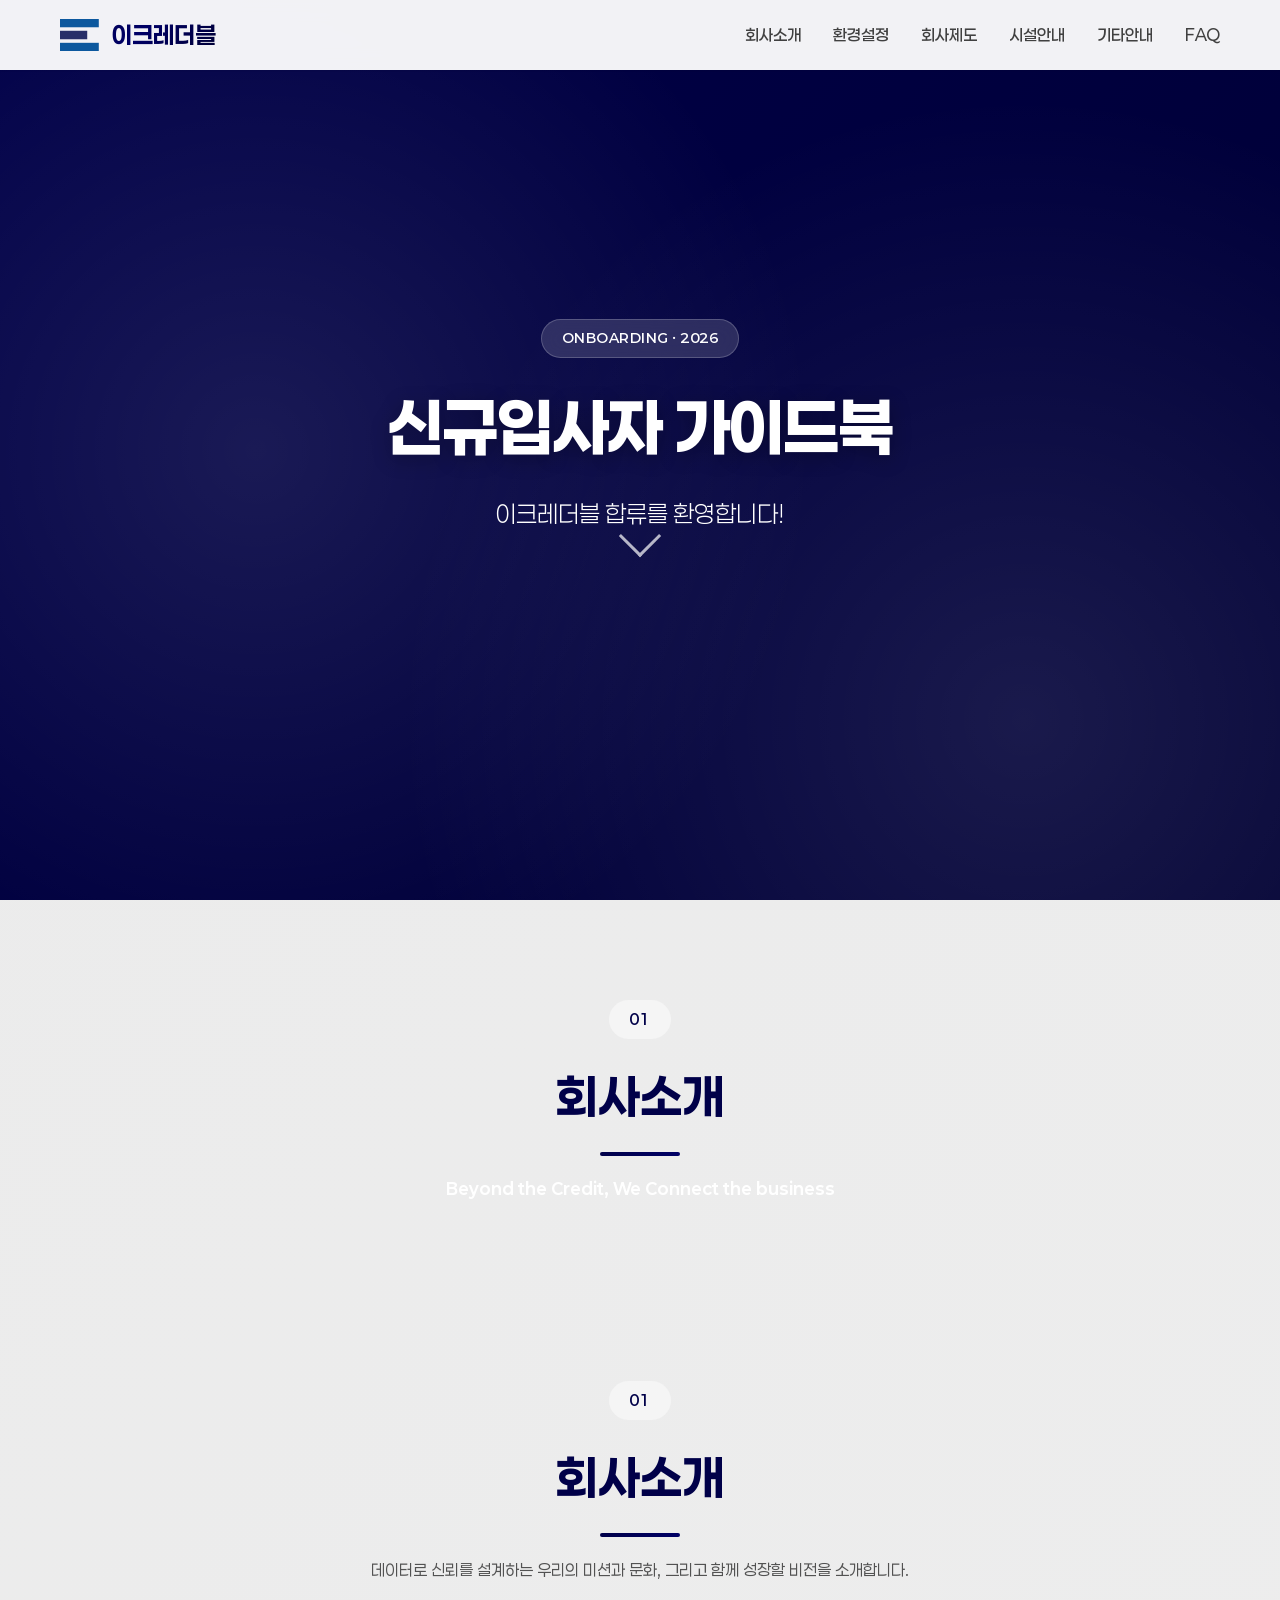
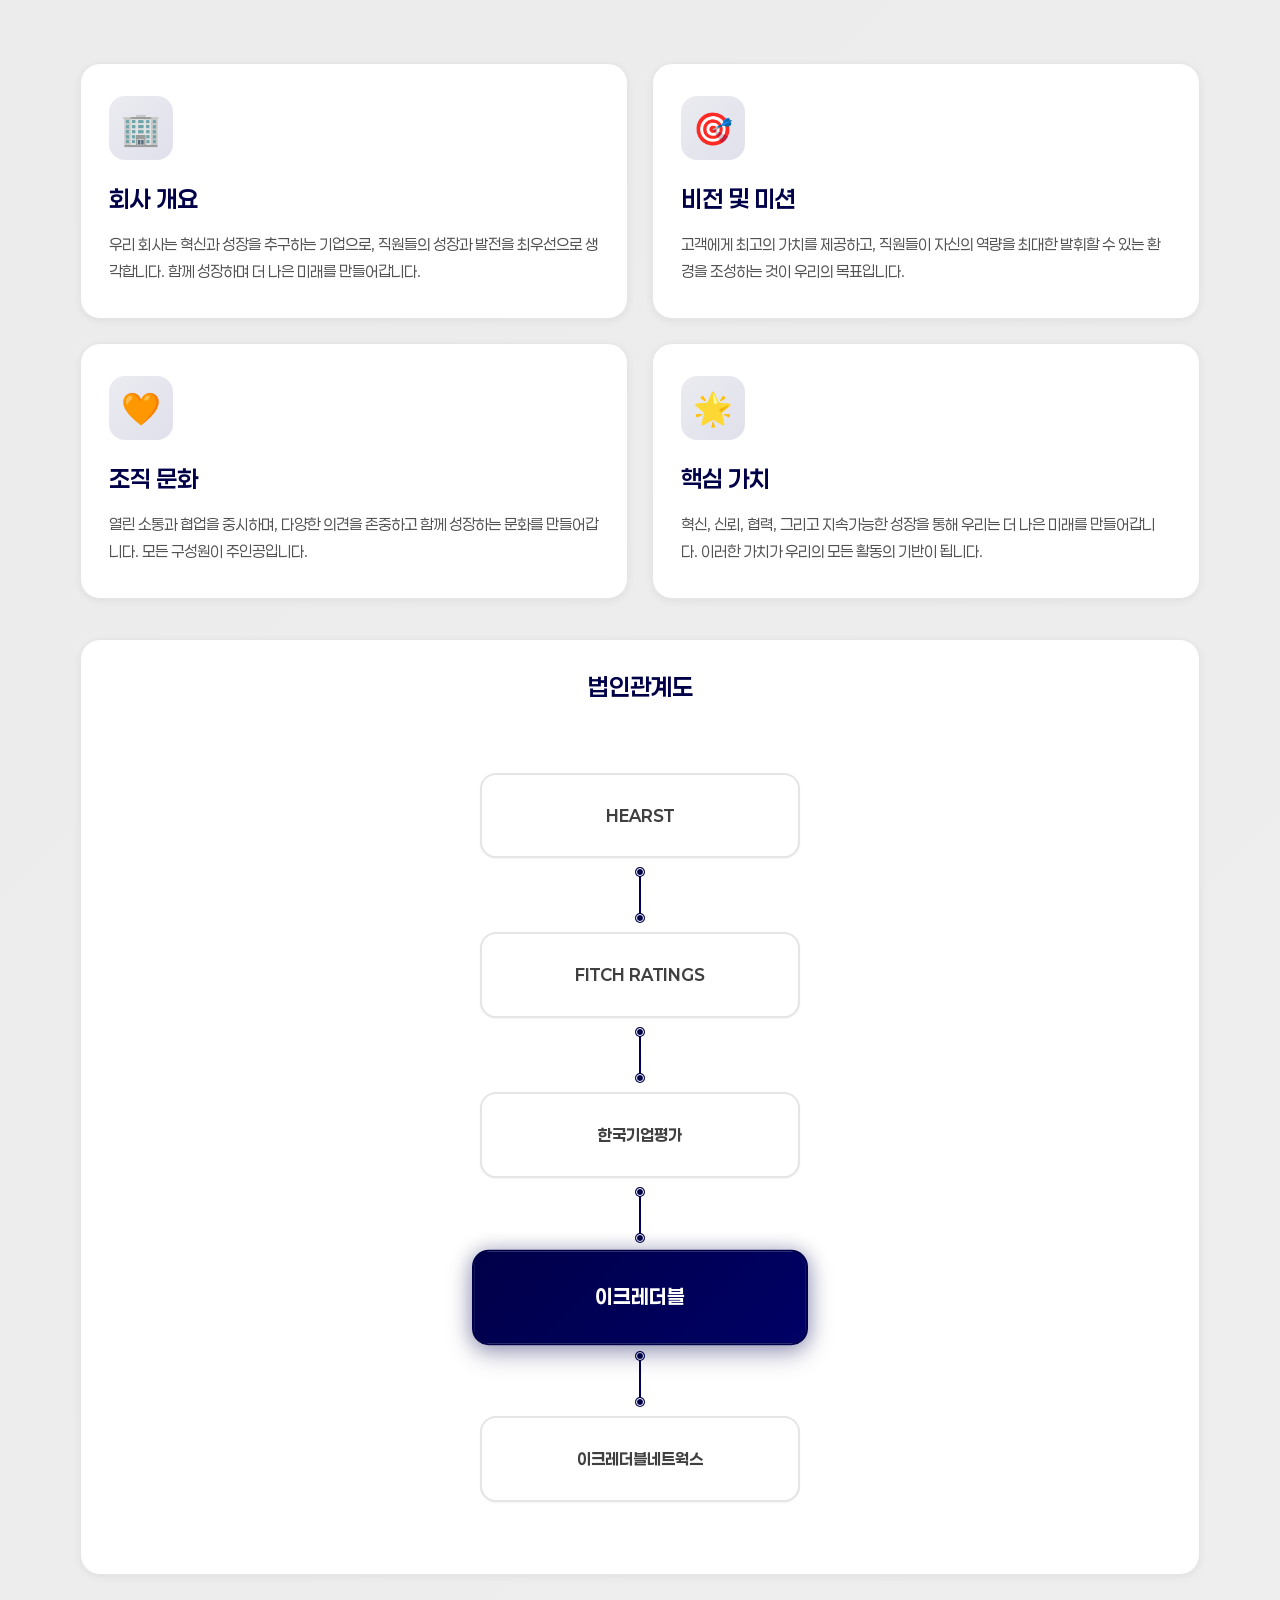
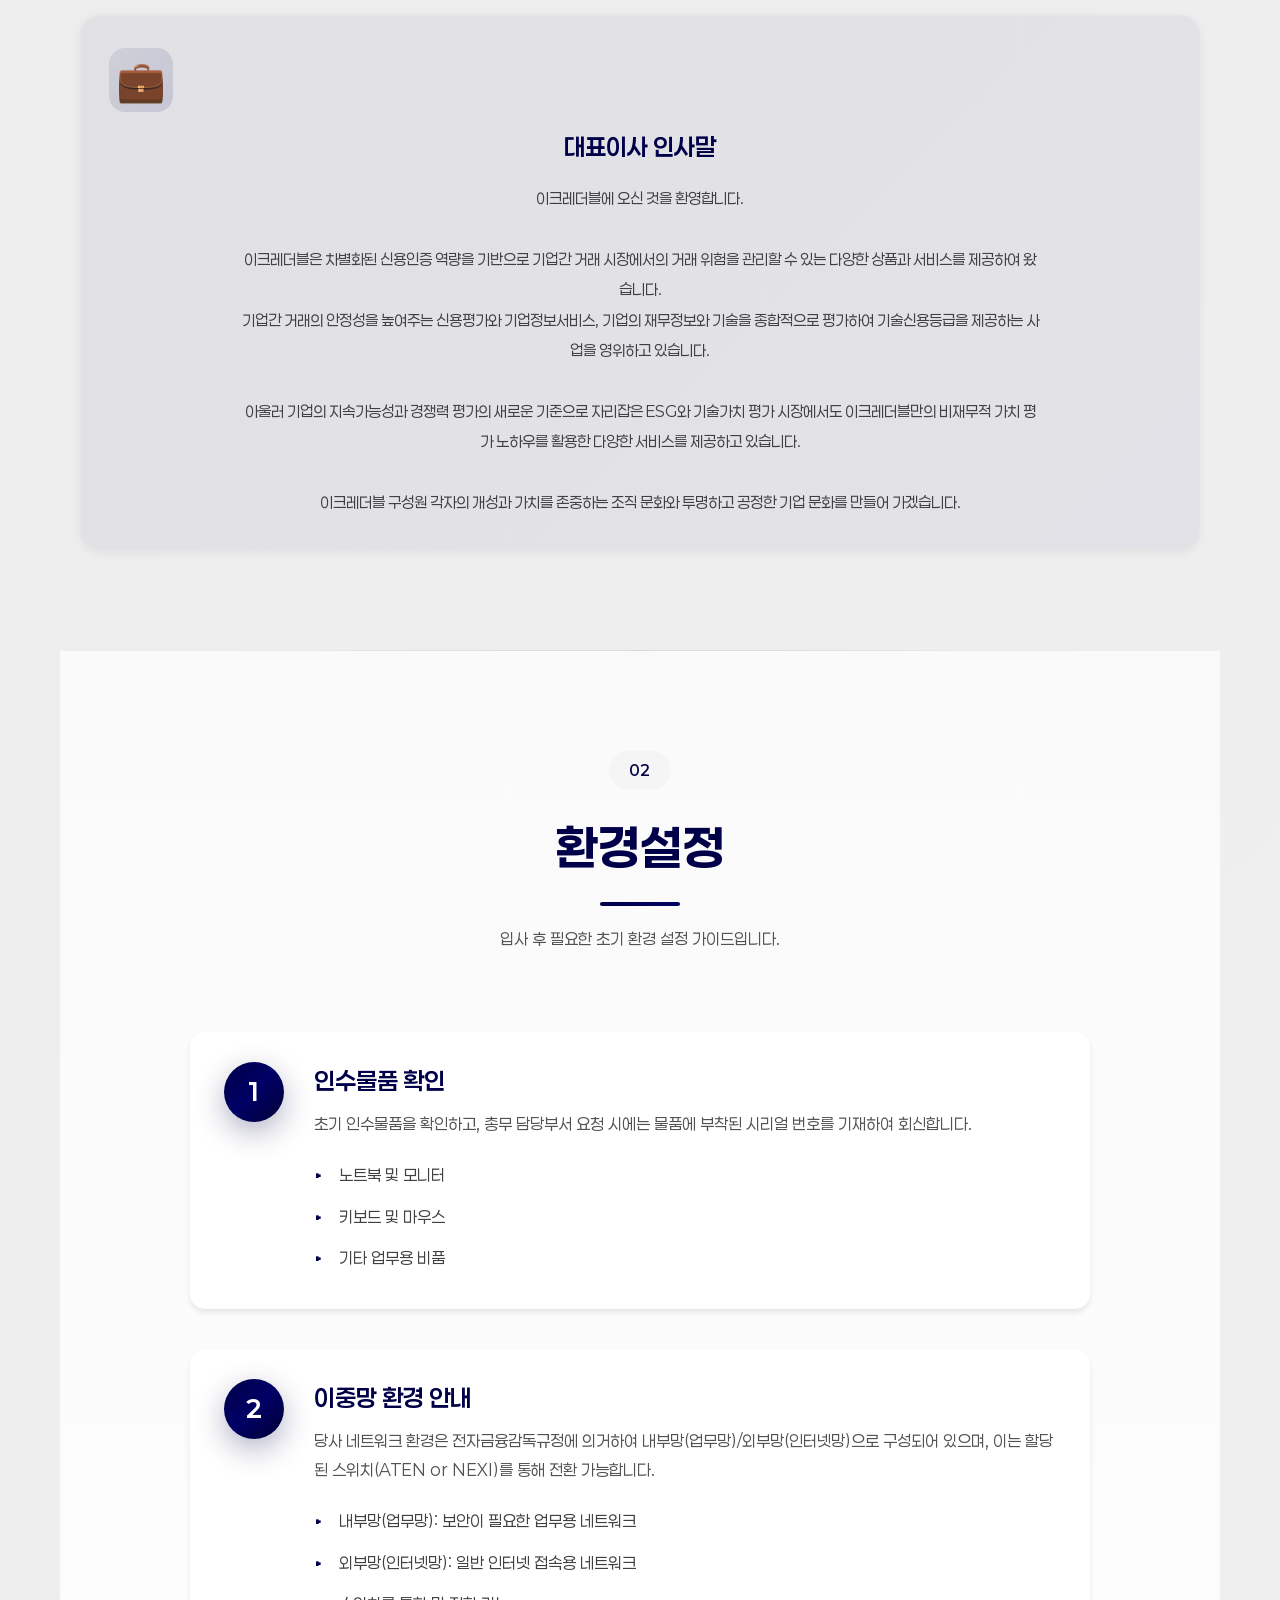
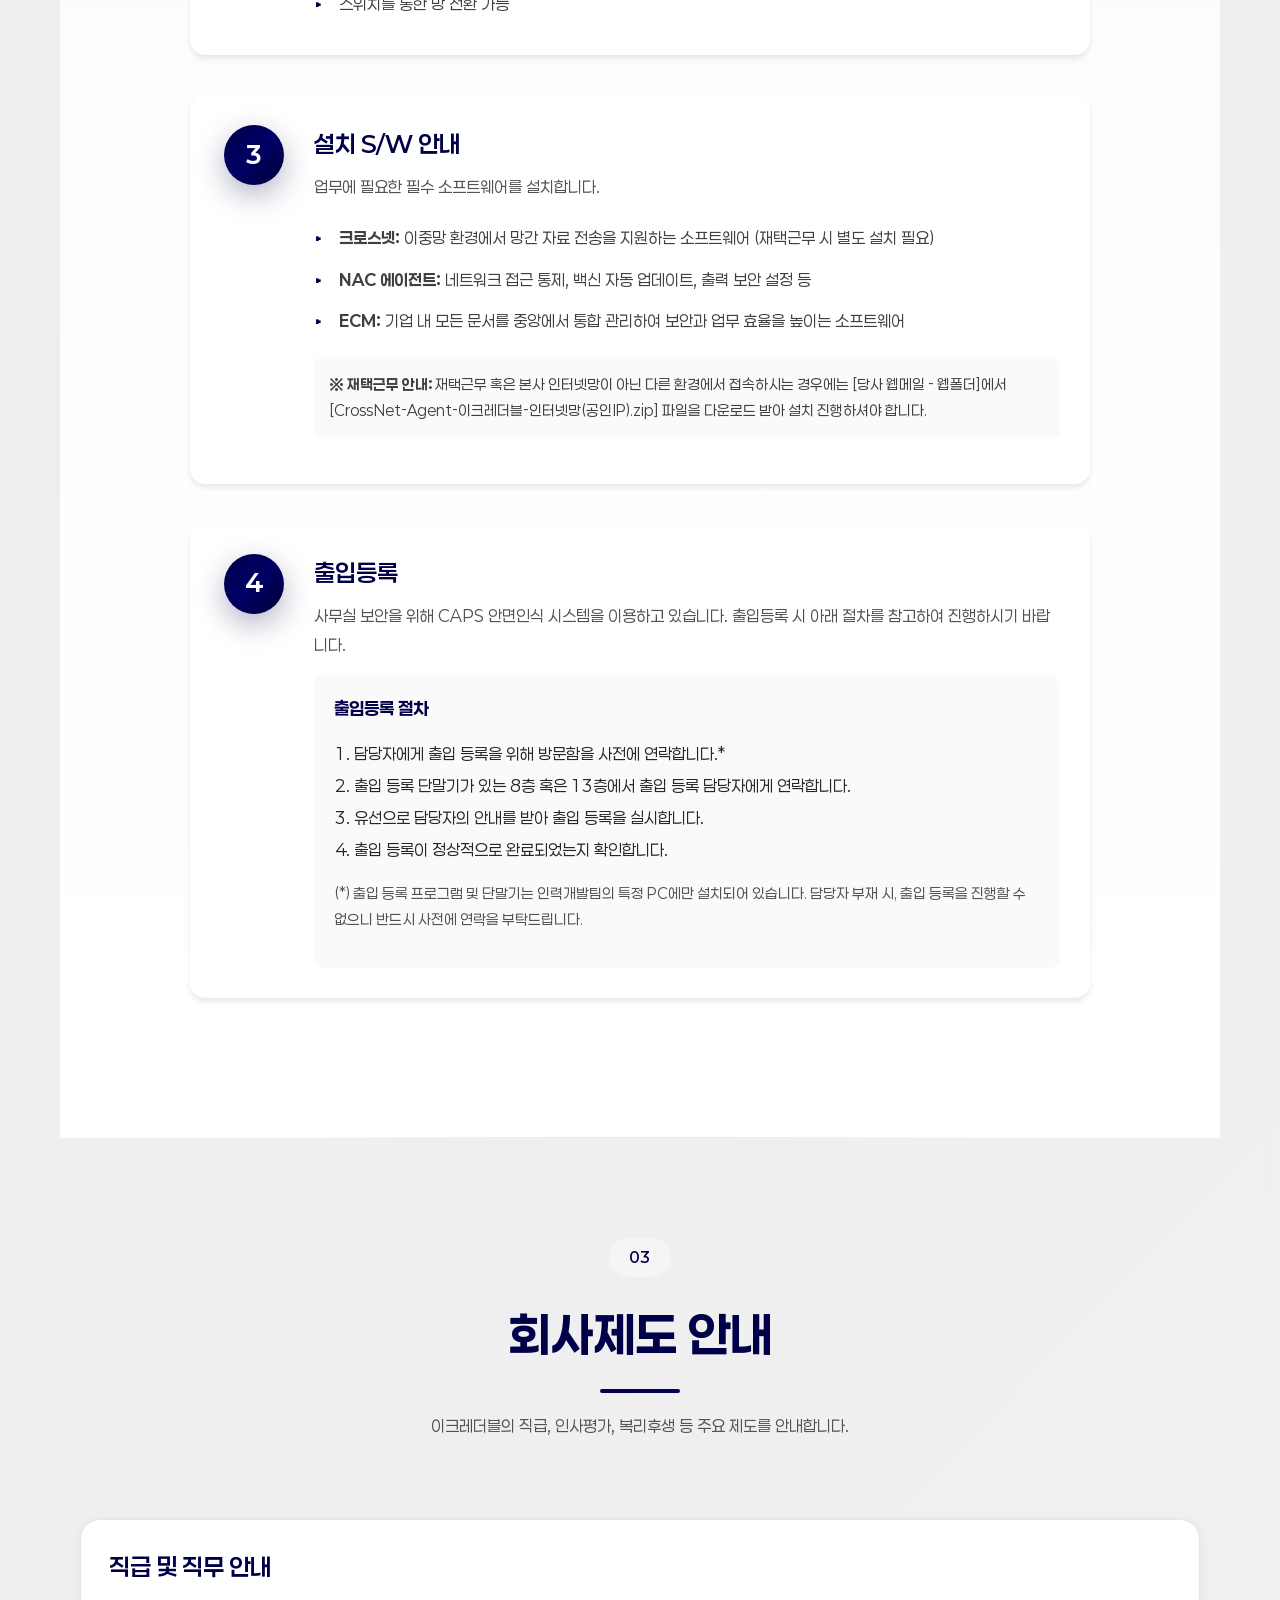
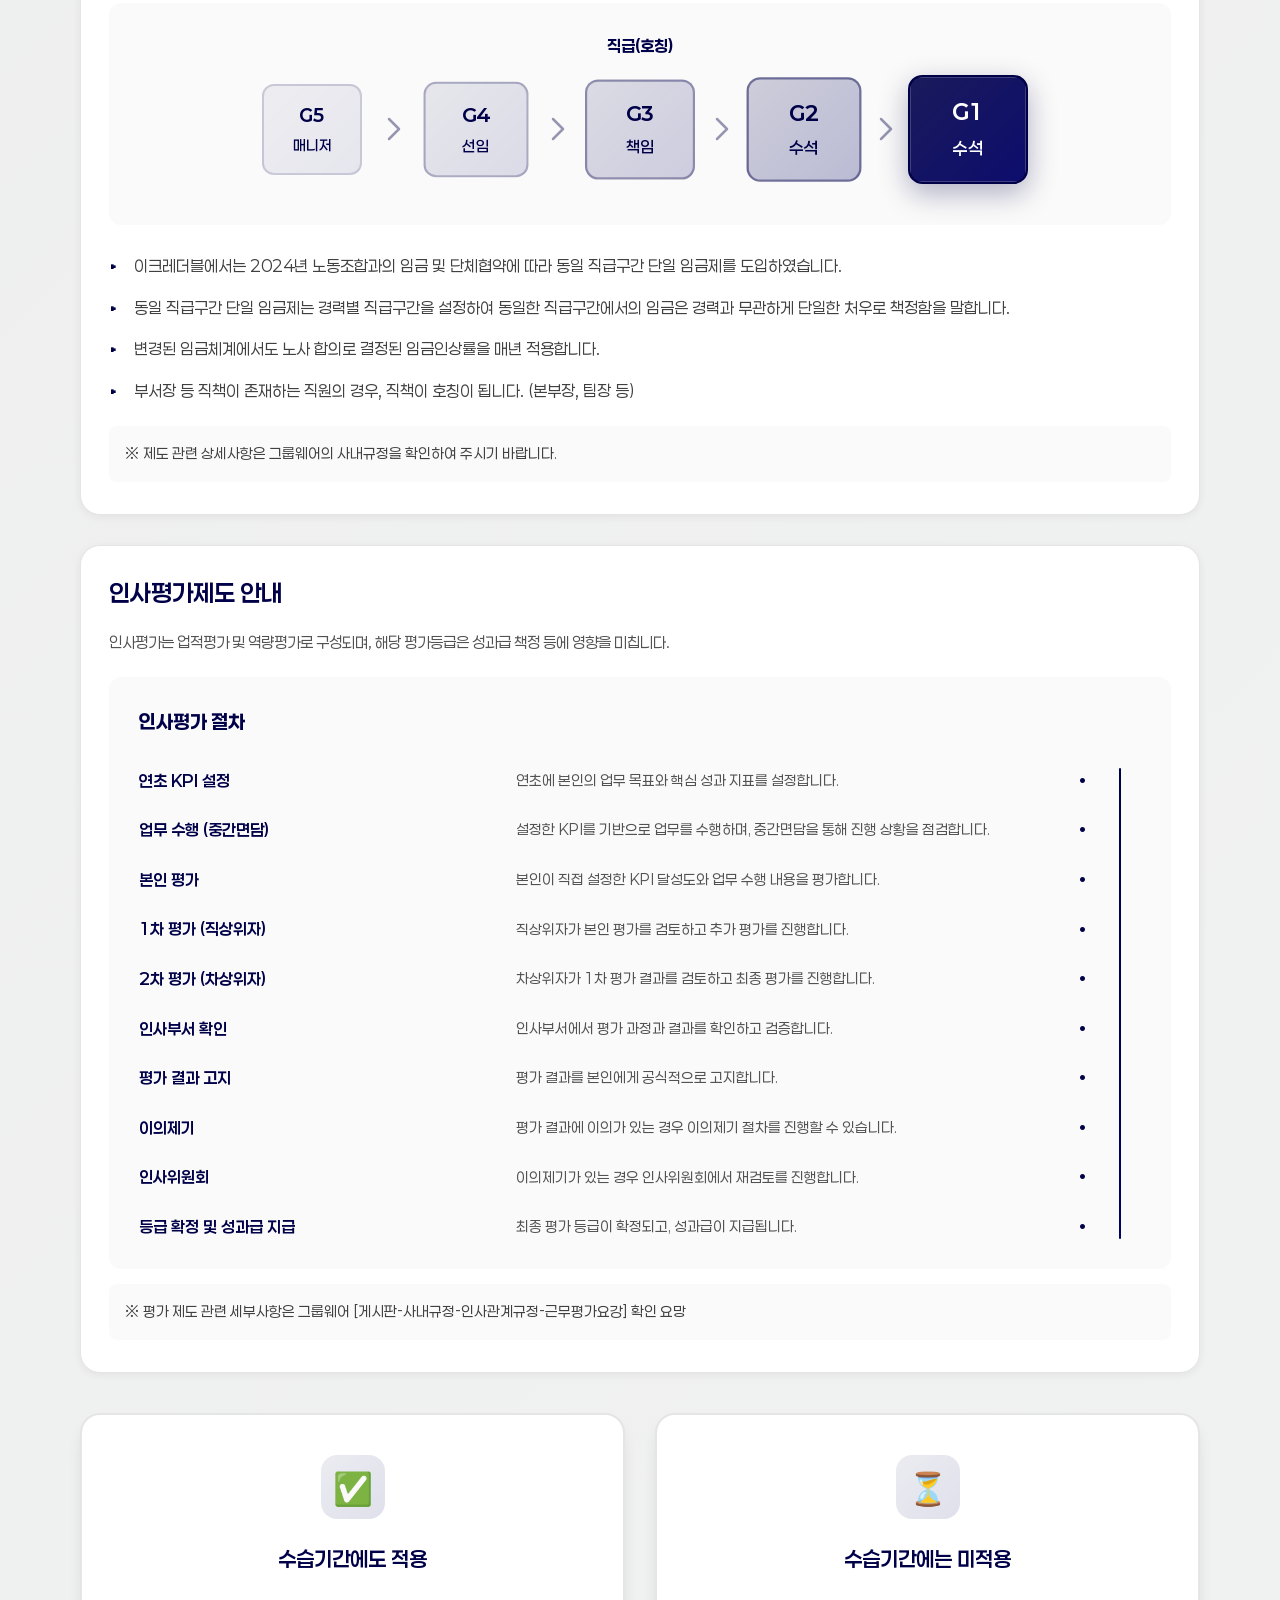
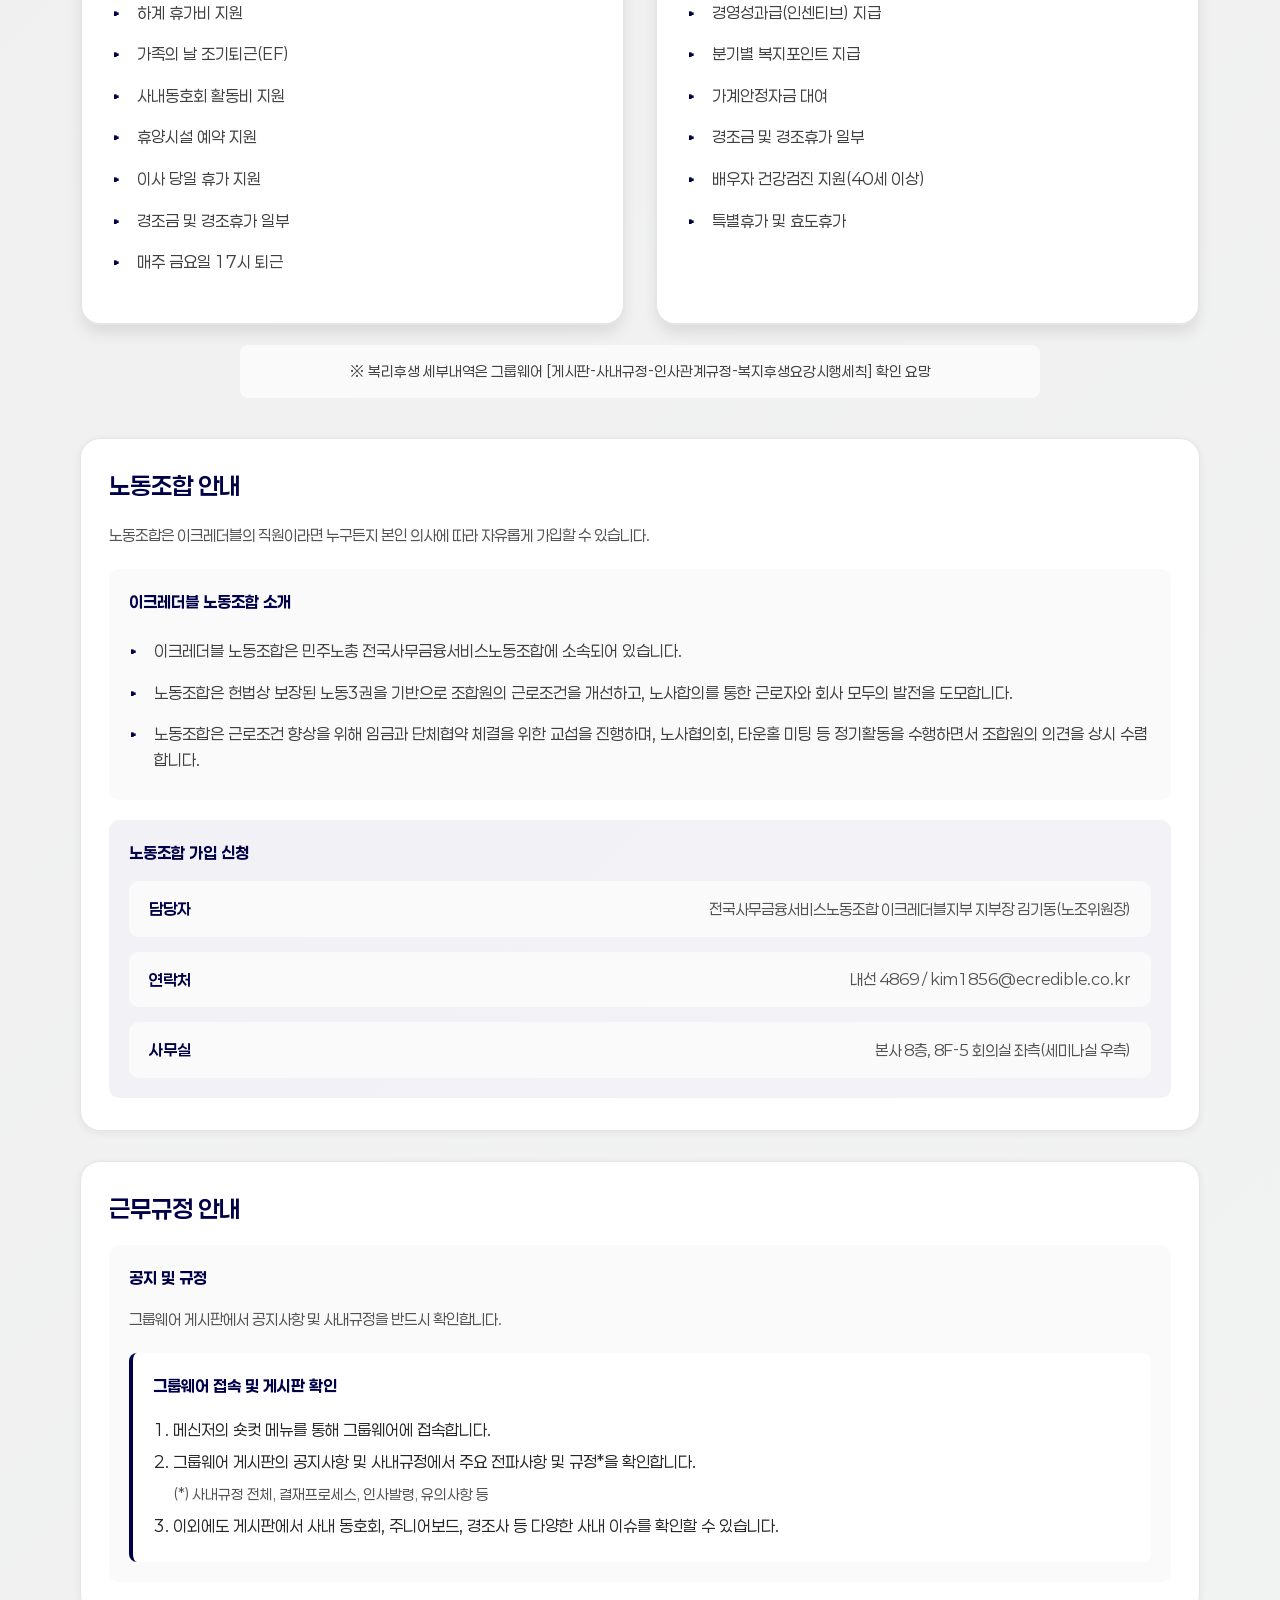
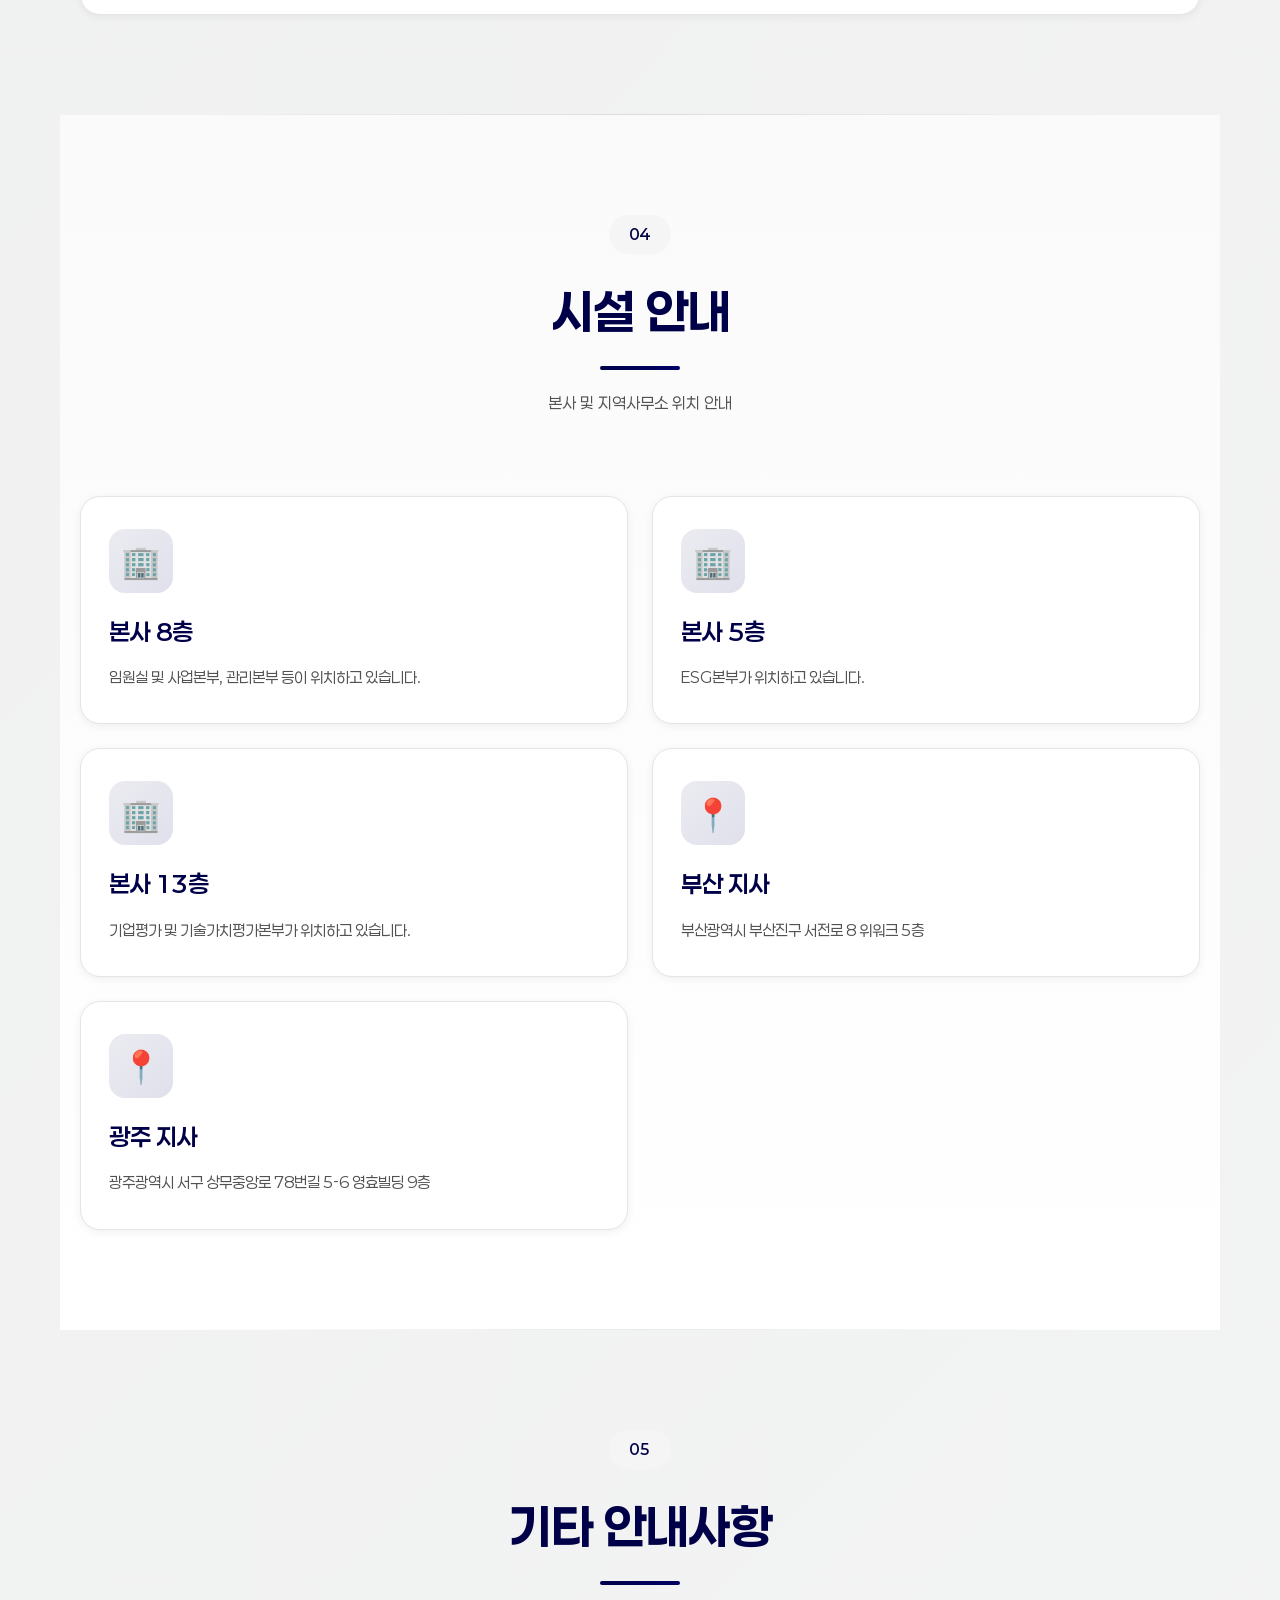
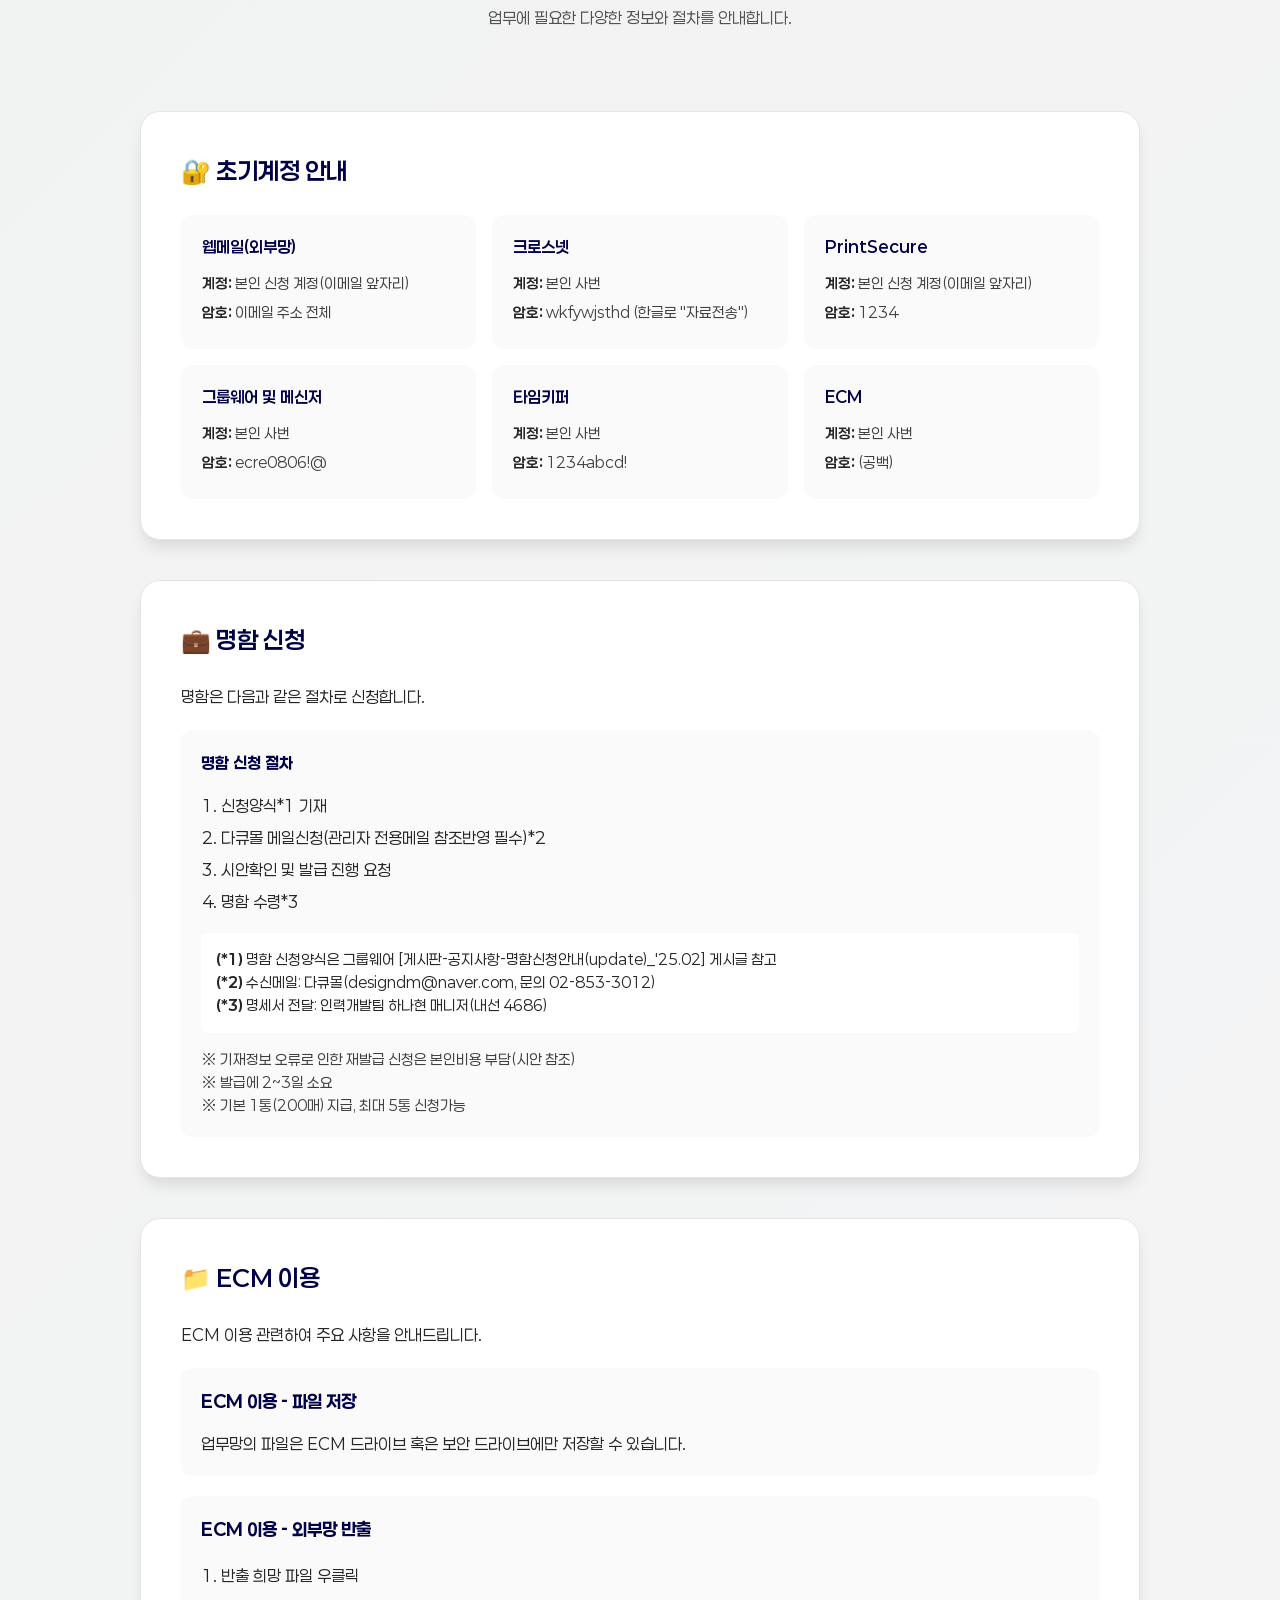
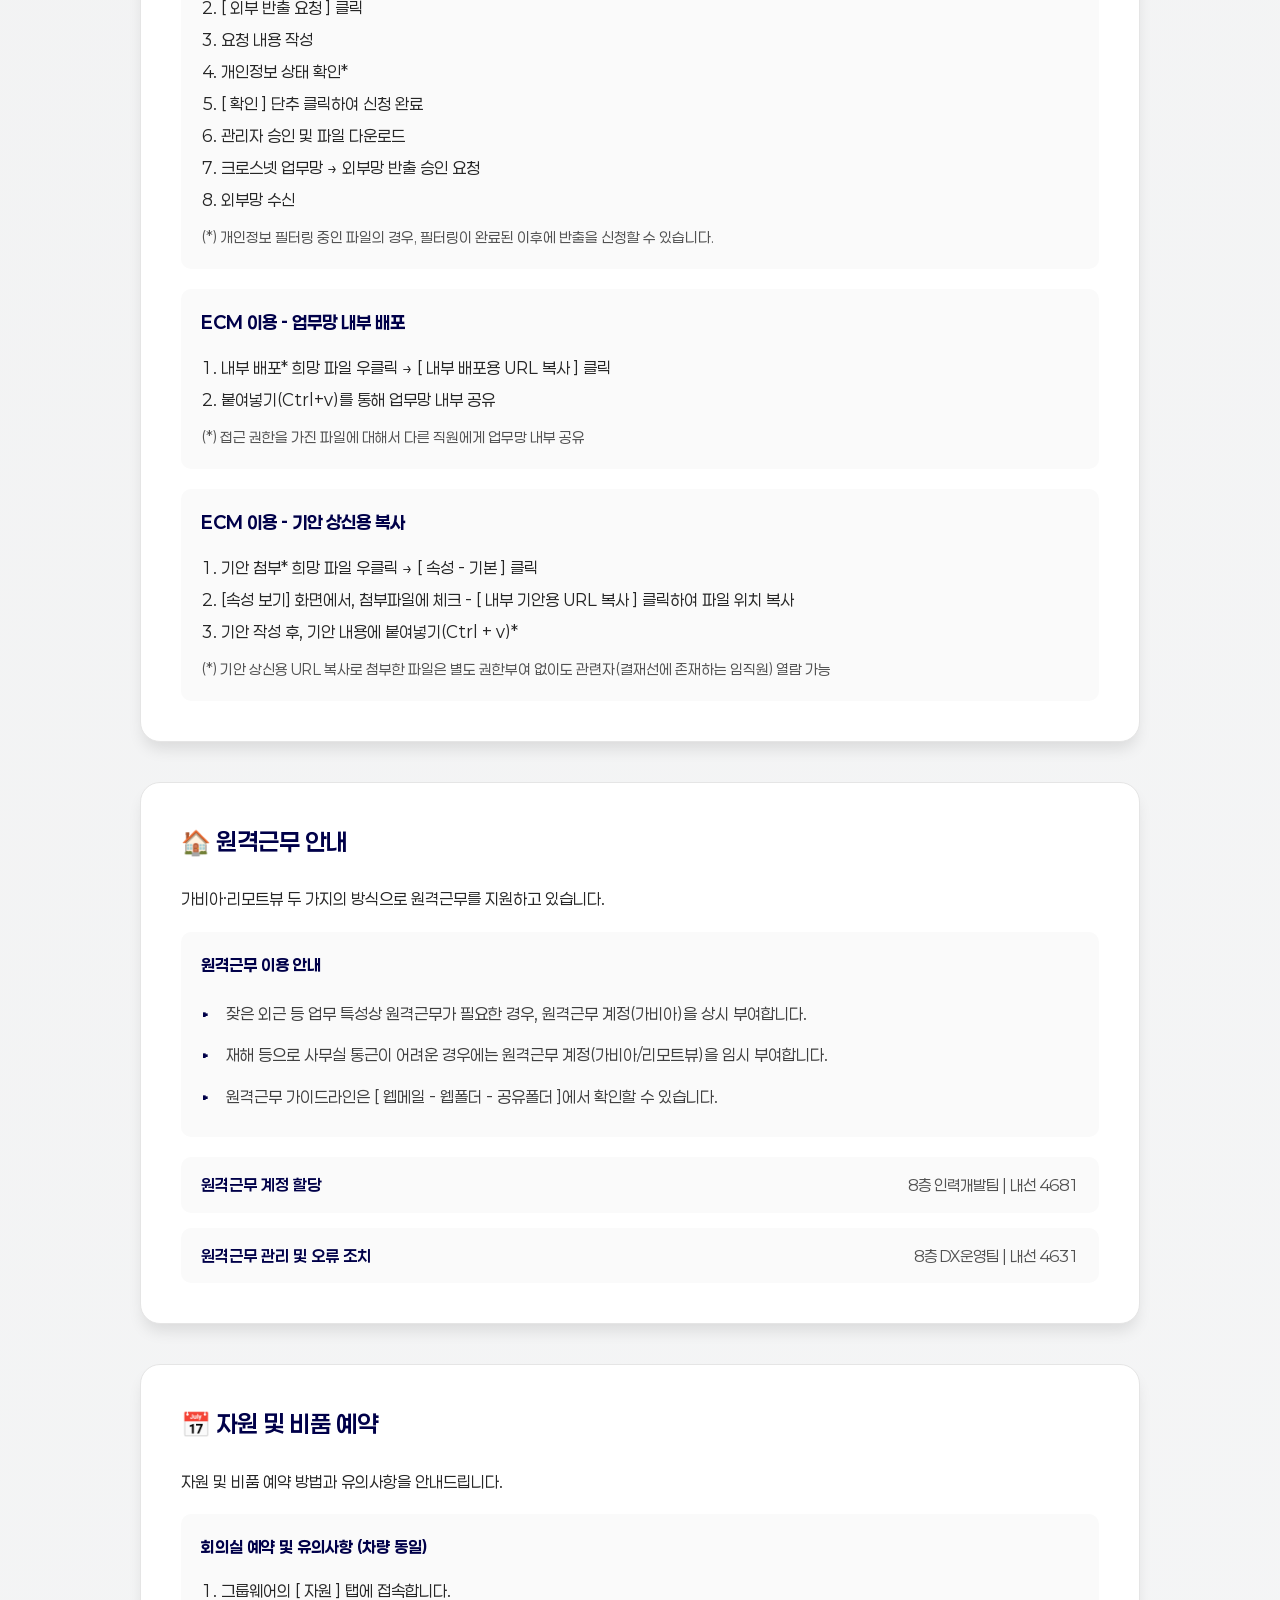
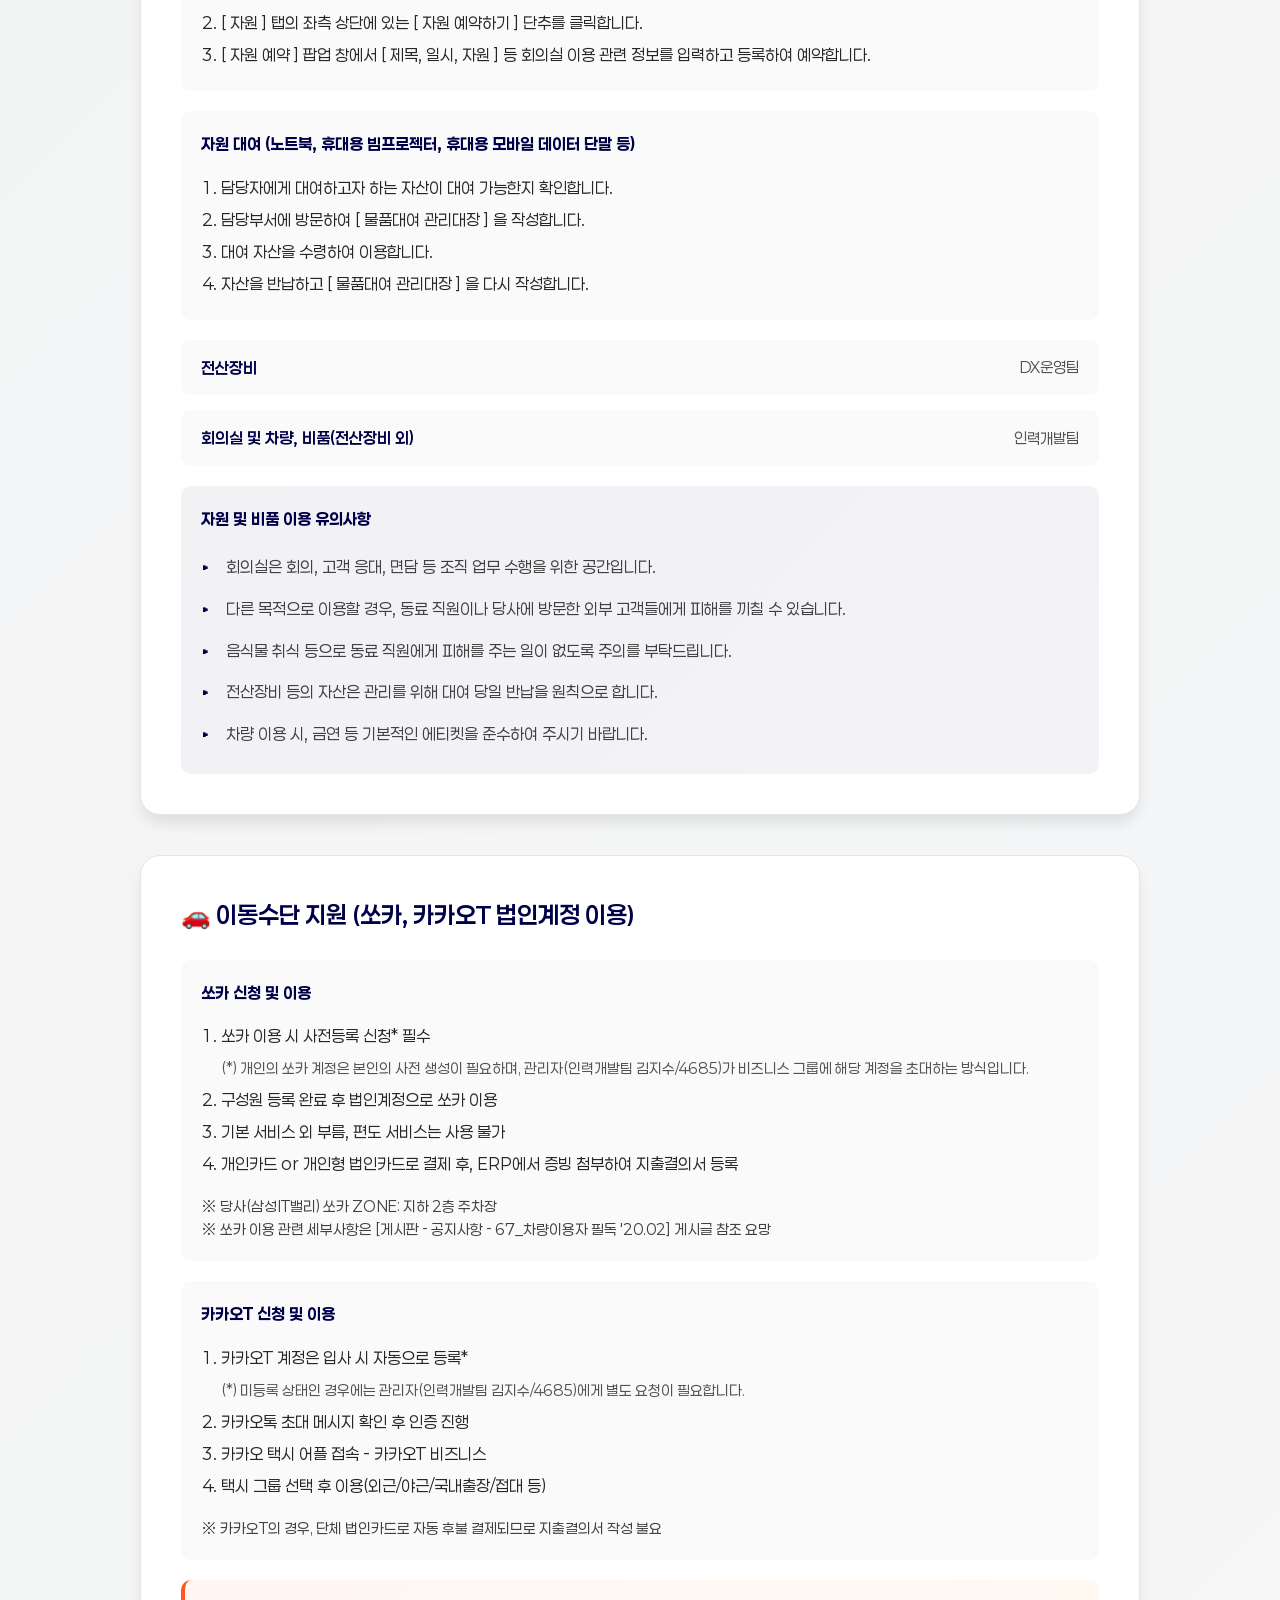
<file: onboarding_ECRE/index.html>
<!DOCTYPE html>
<html lang="ko">
<head>
    <meta charset="UTF-8">
    <meta name="viewport" content="width=device-width, initial-scale=1.0">
    <title>신규입사자 가이드북</title>
    <link rel="stylesheet" href="styles.css">
</head>
<body>
    <!-- Navigation -->
    <nav class="navbar">
        <div class="nav-container">
            <div class="nav-logo">
                <img src="ecredible-b-kr-crop.png" alt="이크레더블 로고" class="nav-logo-img">
                <span>이크레더블</span>
            </div>
            <ul class="nav-menu" id="navMenu">
                <li><a href="#intro" class="nav-link">회사소개</a></li>
                <li><a href="#setup" class="nav-link">환경설정</a></li>
                <li><a href="#policies" class="nav-link">회사제도</a></li>
                <li><a href="#facilities" class="nav-link">시설안내</a></li>
                <li><a href="#reference" class="nav-link">기타안내</a></li>
                <li><a href="#faq" class="nav-link">FAQ</a></li>
            </ul>
            <div class="hamburger" id="hamburger">
                <span></span>
                <span></span>
                <span></span>
            </div>
        </div>
    </nav>

    <!-- Hero Section -->
    <section class="hero">
        <div class="hero-content">
            <span class="hero-badge" aria-label="온보딩 안내 배지">Onboarding · 2026</span>
            <h1 class="hero-title fade-in">신규입사자 가이드북</h1>
            <p class="hero-subtitle fade-in-delay">이크레더블 합류를 환영합니다!</p>
            <div class="scroll-indicator">
                <div class="scroll-arrow"></div>
            </div>
        </div>
    </section>

    <!-- 회사소개 Section -->
    <section id="intro" class="section">
        <div class="container">
            <div class="section-header">
                <span class="section-number">01</span>
                <h2 class="section-title">회사소개</h2>
                <p class="section-subtitle"><font style="color: #ffffff; font-weight: bold;"> Beyond the Credit, We Connect the business</font></p>
            </div>
            <!-- ============================================ -->
            <!-- 회사소개 카드 영역 시작 -->
            <!-- 새로운 카드를 추가하려면 아래 템플릿을 복사하세요 -->
            <!-- ============================================ -->
            <div class="content-grid">
                <!-- 카드 템플릿 (복사해서 사용):
                <div class="content-card slide-in-left">
                    <div class="card-icon">🏢</div>
                    <h3>제목 입력</h3>
                    <p>내용 입력</p>
                    <!-- 이미지 추가 시: <img src="images/파일명.jpg" alt="설명" style="width: 100%; border-radius: 12px; margin: 15px 0;"> -->
                </div>
                
            <!-- 회사소개 Section -->
            <section id="intro" class="section">
                <div class="container">
                    <div class="section-header">
                        <span class="section-number">01</span>
                        <h2 class="section-title">회사소개</h2>
                        <p class="section-subtitle">데이터로 신뢰를 설계하는 우리의 미션과 문화, 그리고 함께 성장할 비전을 소개합니다.</p>
                    </div>
                    <div class="content-grid">
                        <div class="content-card slide-in-left">
                            <div class="card-icon">🏢</div>
                            <h3>회사 개요</h3>
                            <p>우리 회사는 혁신과 성장을 추구하는 기업으로, 직원들의 성장과 발전을 최우선으로 생각합니다. 함께 성장하며 더 나은 미래를 만들어갑니다.</p>
                        </div>
                        <div class="content-card slide-in-right">
                            <div class="card-icon">🎯</div>
                            <h3>비전 및 미션</h3>
                            <p>고객에게 최고의 가치를 제공하고, 직원들이 자신의 역량을 최대한 발휘할 수 있는 환경을 조성하는 것이 우리의 목표입니다.</p>
                        </div>
                        <div class="content-card slide-in-left">
                            <div class="card-icon">🧡</div>
                            <h3>조직 문화</h3>
                            <p>열린 소통과 협업을 중시하며, 다양한 의견을 존중하고 함께 성장하는 문화를 만들어갑니다. 모든 구성원이 주인공입니다.</p>
                        </div>
                        <div class="content-card slide-in-right">
                            <div class="card-icon">🌟</div>
                            <h3>핵심 가치</h3>
                            <p>혁신, 신뢰, 협력, 그리고 지속가능한 성장을 통해 우리는 더 나은 미래를 만들어갑니다. 이러한 가치가 우리의 모든 활동의 기반이 됩니다.</p>
                        </div>
                    </div>

            <!-- ============================================ -->
            <!-- 법인관계도 섹션 -->
            <!-- 법인을 추가/삭제하려면 아래 구조를 참고하세요 -->
            <!-- 구조: <법인> → <연결선> → <법인> → <연결선> → ... -->
            <!-- 마지막 법인 다음에는 연결선을 추가하지 않습니다 -->
            <!-- 이크레더블은 highlight 클래스를 유지하세요 -->
            <!-- ============================================ -->
            <!-- 법인관계도 -->
            <div class="content-card" style="margin-top: 40px;">
                <h3 style="text-align: center; margin-bottom: 30px;">법인관계도</h3>
                <div class="org-chart">
                    <!-- 법인 추가 템플릿:
                    <a href="https://www.example.com" target="_blank" rel="noopener noreferrer" class="org-item-link">
                        <div class="org-item">법인명</div>
                    </a>
                    <div class="org-connector"></div>
                    -->
                    <a href="https://www.hearst.com/" target="_blank" rel="noopener noreferrer" class="org-item-link">
                        <div class="org-item"><font style="font-weight:bold;">HEARST</font></div>
                    </a>
                    <div class="org-connector"></div>
                    <a href="https://www.fitchratings.com/" target="_blank" rel="noopener noreferrer" class="org-item-link">
                        <div class="org-item"><font style="font-weight:bold;">FITCH RATINGS</font></div>
                    </a>
                    <div class="org-connector"></div>
                    <a href="https://www.korearatings.com/" target="_blank" rel="noopener noreferrer" class="org-item-link">
                        <div class="org-item"><font style="font-weight:bold;">한국기업평가</font></div>
                    </a>
                    <div class="org-connector"></div>
                    <a href="https://www.ecredible.co.kr/main/indx/ECR01010100.do" target="_blank" rel="noopener noreferrer" class="org-item-link">
                        <div class="org-item highlight"><font style="font-weight:bold; font-size: 1.2rem;">이크레더블</font></div>
                    </a>
                    <div class="org-connector"></div>
                    <a href="https://www.ecnet.co.kr/" target="_blank" rel="noopener noreferrer" class="org-item-link">
                        <div class="org-item"><font style="font-weight:bold;">이크레더블네트웍스</font></div>
                    </a>
                </div>
            </div>

            <!-- 대표이사 인사말 -->
            <div class="content-card" style="margin-top: 40px; background: linear-gradient(135deg, rgba(0, 0, 73, 0.05) 0%, rgba(0, 0, 102, 0.05) 100%);">
                <div class="card-icon" style="text-align: center; font-size: 2.5rem; margin-bottom: 20px;">💼</div>
                <h3 style="text-align: center; margin-bottom: 20px;">대표이사 인사말</h3>
                <p style="line-height: 2; color: var(--gray-700); text-align: center; max-width: 800px; margin: 0 auto;">
                    이크레더블에 오신 것을 환영합니다.<br><br>
                    이크레더블은 차별화된 신용인증 역량을 기반으로 기업간 거래 시장에서의 거래 위험을 관리할 수 있는 다양한 상품과 서비스를 제공하여 왔습니다.<br>기업간 거래의 안정성을 높여주는 신용평가와 기업정보서비스, 기업의 재무정보와 기술을 종합적으로 평가하여 기술신용등급을 제공하는 사업을 영위하고 있습니다.<br><br>
                    아울러 기업의 지속가능성과 경쟁력 평가의 새로운 기준으로 자리잡은 ESG와 기술가치 평가 시장에서도 이크레더블만의 비재무적 가치 평가 노하우를 활용한 다양한 서비스를 제공하고 있습니다.<br><br>
                    이크레더블 구성원 각자의 개성과 가치를 존중하는 조직 문화와 투명하고 공정한 기업 문화를 만들어 가겠습니다.
                </p>
            </div>
        </div>
    </section>

    <!-- 초기 환경설정 Section -->
    <section id="setup" class="section section-alt">
        <div class="container">
            <div class="section-header">
                <span class="section-number">02</span>
                <h2 class="section-title">환경설정</h2>
                <p class="section-subtitle">입사 후 필요한 초기 환경 설정 가이드입니다.</p>
            </div>
            <!-- ============================================ -->
            <!-- 환경설정 항목 영역 시작 -->
            <!-- 새로운 항목을 추가하려면 아래 템플릿을 복사하세요 -->
            <!-- ============================================ -->
            <div class="setup-list">
                <!-- 항목 추가 템플릿:
                <div class="setup-item fade-in">
                    <div class="setup-number">번호</div>
                    <div class="setup-content">
                        <h3>제목</h3>
                        <p>설명</p>
                        <ul class="setup-details">
                            <li>항목 1</li>
                            <li>항목 2</li>
                        </ul>
                    </div>
                </div>
                -->
                <div class="setup-item fade-in">
                    <div class="setup-number">1</div>
                    <div class="setup-content">
                        <h3>인수물품 확인</h3>
                        <p>초기 인수물품을 확인하고, 총무 담당부서 요청 시에는 물품에 부착된 시리얼 번호를 기재하여 회신합니다.</p>
                        <ul class="setup-details">
                            <li>노트북 및 모니터</li>
                            <li>키보드 및 마우스</li>
                            <li>기타 업무용 비품</li>
                        </ul>
                    </div>
                </div>
                <div class="setup-item fade-in">
                    <div class="setup-number">2</div>
                    <div class="setup-content">
                        <h3>이중망 환경 안내</h3>
                        <p>당사 네트워크 환경은 전자금융감독규정에 의거하여 내부망(업무망)/외부망(인터넷망)으로 구성되어 있으며, 이는 할당된 스위치(ATEN or NEXI)를 통해 전환 가능합니다.</p>
                        <ul class="setup-details">
                            <li>내부망(업무망): 보안이 필요한 업무용 네트워크</li>
                            <li>외부망(인터넷망): 일반 인터넷 접속용 네트워크</li>
                            <li>스위치를 통한 망 전환 가능</li>
                        </ul>
                    </div>
                </div>
                <div class="setup-item fade-in">
                    <div class="setup-number">3</div>
                    <div class="setup-content">
                        <h3>설치 S/W 안내</h3>
                        <p>업무에 필요한 필수 소프트웨어를 설치합니다.</p>
                        <ul class="setup-details">
                            <li><strong>크로스넷:</strong> 이중망 환경에서 망간 자료 전송을 지원하는 소프트웨어 (재택근무 시 별도 설치 필요)</li>
                            <li><strong>NAC 에이전트:</strong> 네트워크 접근 통제, 백신 자동 업데이트, 출력 보안 설정 등</li>
                            <li><strong>ECM:</strong> 기업 내 모든 문서를 중앙에서 통합 관리하여 보안과 업무 효율을 높이는 소프트웨어</li>
                        </ul>
                        <p style="margin-top: 15px; padding: 15px; background: var(--gray-50); border-radius: 8px; font-size: 0.9rem; color: var(--gray-700);">
                            <strong>※ 재택근무 안내:</strong> 재택근무 혹은 본사 인터넷망이 아닌 다른 환경에서 접속하시는 경우에는 [당사 웹메일 - 웹폴더]에서 [CrossNet-Agent-이크레더블-인터넷망(공인IP).zip] 파일을 다운로드 받아 설치 진행하셔야 합니다.
                        </p>
                    </div>
                </div>
                <div class="setup-item fade-in">
                    <div class="setup-number">4</div>
                    <div class="setup-content">
                        <h3>출입등록</h3>
                        <p>사무실 보안을 위해 CAPS 안면인식 시스템을 이용하고 있습니다. 출입등록 시 아래 절차를 참고하여 진행하시기 바랍니다.</p>
                        <div style="background: var(--gray-50); padding: 20px; border-radius: 10px; margin-top: 15px;">
                            <h4 style="color: var(--primary-color); margin-bottom: 15px; font-size: 1.1rem;">출입등록 절차</h4>
                            <ol style="padding-left: 20px; line-height: 2;">
                                <li>담당자에게 출입 등록을 위해 방문함을 사전에 연락합니다.*</li>
                                <li>출입 등록 단말기가 있는 8층 혹은 13층에서 출입 등록 담당자에게 연락합니다.</li>
                                <li>유선으로 담당자의 안내를 받아 출입 등록을 실시합니다.</li>
                                <li>출입 등록이 정상적으로 완료되었는지 확인합니다.</li>
                            </ol>
                            <p style="margin-top: 15px; font-size: 0.9rem; color: var(--gray-600);">
                                (*) 출입 등록 프로그램 및 단말기는 인력개발팀의 특정 PC에만 설치되어 있습니다. 담당자 부재 시, 출입 등록을 진행할 수 없으니 반드시 사전에 연락을 부탁드립니다.
                            </p>
                        </div>
                    </div>
                </div>
            </div>
        </div>
    </section>

    <!-- 회사제도 소개 Section -->
    <section id="policies" class="section">
        <div class="container">
            <div class="section-header">
                <span class="section-number">03</span>
                <h2 class="section-title">회사제도 안내</h2>
                <p class="section-subtitle">이크레더블의 직급, 인사평가, 복리후생 등 주요 제도를 안내합니다.</p>
            </div>
            
            <!-- ============================================ -->
            <!-- 직급 및 직무 안내 섹션 -->
            <!-- 직급을 추가/삭제하려면 rank-progression 내부의 구조를 참고하세요 -->
            <!-- 구조: <직급> → <화살표> → <직급> → <화살표> → ... -->
            <!-- 마지막 직급 다음에는 화살표를 추가하지 않습니다 -->
            <!-- ============================================ -->
            <!-- 직급 및 직무 안내 -->
            <div class="content-card" style="margin-bottom: 30px;">
                <h3 style="margin-bottom: 20px;">직급 및 직무 안내</h3>
                <div style="background: var(--gray-50); padding: 30px; border-radius: 12px; margin-bottom: 20px;">
                    <h4 style="color: var(--primary-color); margin-bottom: 25px; text-align: center;">직급(호칭)</h4>
                    <div class="rank-progression">
                        <!-- 직급 추가 템플릿:
                        <div class="rank-item rank-gX">
                            <div class="rank-badge">
                                <span class="rank-level">GX</span>
                                <span class="rank-title">직급명</span>
                            </div>
                        </div>
                        <div class="rank-arrow">
                            <svg width="40" height="40" viewBox="0 0 40 40" fill="none">
                                <path d="M15 10L25 20L15 30" stroke="currentColor" stroke-width="2.5" stroke-linecap="round" stroke-linejoin="round"/>
                            </svg>
                        </div>
                        -->
                        <div class="rank-item rank-g5">
                            <div class="rank-badge">
                                <span class="rank-level">G5</span>
                                <span class="rank-title">매니저</span>
                            </div>
                        </div>
                        <div class="rank-arrow">
                            <svg width="40" height="40" viewBox="0 0 40 40" fill="none">
                                <path d="M15 10L25 20L15 30" stroke="currentColor" stroke-width="2.5" stroke-linecap="round" stroke-linejoin="round"/>
                            </svg>
                        </div>
                        <div class="rank-item rank-g4">
                            <div class="rank-badge">
                                <span class="rank-level">G4</span>
                                <span class="rank-title">선임</span>
                            </div>
                        </div>
                        <div class="rank-arrow">
                            <svg width="40" height="40" viewBox="0 0 40 40" fill="none">
                                <path d="M15 10L25 20L15 30" stroke="currentColor" stroke-width="2.5" stroke-linecap="round" stroke-linejoin="round"/>
                            </svg>
                        </div>
                        <div class="rank-item rank-g3">
                            <div class="rank-badge">
                                <span class="rank-level">G3</span>
                                <span class="rank-title">책임</span>
                            </div>
                        </div>
                        <div class="rank-arrow">
                            <svg width="40" height="40" viewBox="0 0 40 40" fill="none">
                                <path d="M15 10L25 20L15 30" stroke="currentColor" stroke-width="2.5" stroke-linecap="round" stroke-linejoin="round"/>
                            </svg>
                        </div>
                        <div class="rank-item rank-g2">
                            <div class="rank-badge">
                                <span class="rank-level">G2</span>
                                <span class="rank-title">수석</span>
                            </div>
                        </div>
                        <div class="rank-arrow">
                            <svg width="40" height="40" viewBox="0 0 40 40" fill="none">
                                <path d="M15 10L25 20L15 30" stroke="currentColor" stroke-width="2.5" stroke-linecap="round" stroke-linejoin="round"/>
                            </svg>
                        </div>
                        <div class="rank-item rank-g1">
                            <div class="rank-badge">
                                <span class="rank-level">G1</span>
                                <span class="rank-title">수석</span>
                            </div>
                        </div>
                    </div>
                </div>
                <ul class="setup-details">
                    <li>이크레더블에서는 2024년 노동조합과의 임금 및 단체협약에 따라 동일 직급구간 단일 임금제를 도입하였습니다.</li>
                    <li>동일 직급구간 단일 임금제는 경력별 직급구간을 설정하여 동일한 직급구간에서의 임금은 경력과 무관하게 단일한 처우로 책정함을 말합니다.</li>
                    <li>변경된 임금체계에서도 노사 합의로 결정된 임금인상률을 매년 적용합니다.</li>
                    <li>부서장 등 직책이 존재하는 직원의 경우, 직책이 호칭이 됩니다. (본부장, 팀장 등)</li>
                </ul>
                <p style="margin-top: 15px; padding: 15px; background: var(--gray-50); border-radius: 8px; font-size: 0.9rem; color: var(--gray-700);">
                    ※ 제도 관련 상세사항은 그룹웨어의 사내규정을 확인하여 주시기 바랍니다.
                </p>
            </div>

            <!-- 인사평가제도 -->
            <div class="content-card" style="margin-bottom: 30px;">
                <h3 style="margin-bottom: 20px;">인사평가제도 안내</h3>
                <p style="margin-bottom: 20px;">인사평가는 업적평가 및 역량평가로 구성되며, 해당 평가등급은 성과급 책정 등에 영향을 미칩니다.</p>
                <div style="background: var(--gray-50); padding: 30px; border-radius: 12px;">
                    <!-- ============================================ -->
                    <!-- 인사평가 절차 타임라인 -->
                    <!-- 새로운 항목을 추가하려면 아래 템플릿을 복사하세요 -->
                    <!-- ============================================ -->
                    <div class="timeline-new-format">
                        <h4 class="timeline-title">인사평가 절차</h4>
                        <div class="timeline-items-wrapper">
                            <!-- 타임라인 항목 추가 템플릿:
                            <div class="timeline-item-new">
                                <div class="timeline-content">
                                    <span class="timeline-label">항목 제목</span>
                                    <span class="timeline-dot">•</span>
                                    <span class="timeline-description">설명 텍스트를 입력하세요.</span>
                                </div>
                            </div>
                            -->
                            <div class="timeline-item-new">
                                <div class="timeline-content">
                                    <span class="timeline-label">연초 KPI 설정</span>
                                    <span class="timeline-dot">•</span>
                                    <span class="timeline-description">연초에 본인의 업무 목표와 핵심 성과 지표를 설정합니다.</span>
                                </div>
                            </div>
                            <div class="timeline-item-new">
                                <div class="timeline-content">
                                    <span class="timeline-label">업무 수행 (중간면담)</span>
                                    <span class="timeline-dot">•</span>
                                    <span class="timeline-description">설정한 KPI를 기반으로 업무를 수행하며, 중간면담을 통해 진행 상황을 점검합니다.</span>
                                </div>
                            </div>
                            <div class="timeline-item-new">
                                <div class="timeline-content">
                                    <span class="timeline-label">본인 평가</span>
                                    <span class="timeline-dot">•</span>
                                    <span class="timeline-description">본인이 직접 설정한 KPI 달성도와 업무 수행 내용을 평가합니다.</span>
                                </div>
                            </div>
                            <div class="timeline-item-new">
                                <div class="timeline-content">
                                    <span class="timeline-label">1차 평가 (직상위자)</span>
                                    <span class="timeline-dot">•</span>
                                    <span class="timeline-description">직상위자가 본인 평가를 검토하고 추가 평가를 진행합니다.</span>
                                </div>
                            </div>
                            <div class="timeline-item-new">
                                <div class="timeline-content">
                                    <span class="timeline-label">2차 평가 (차상위자)</span>
                                    <span class="timeline-dot">•</span>
                                    <span class="timeline-description">차상위자가 1차 평가 결과를 검토하고 최종 평가를 진행합니다.</span>
                                </div>
                            </div>
                            <div class="timeline-item-new">
                                <div class="timeline-content">
                                    <span class="timeline-label">인사부서 확인</span>
                                    <span class="timeline-dot">•</span>
                                    <span class="timeline-description">인사부서에서 평가 과정과 결과를 확인하고 검증합니다.</span>
                                </div>
                            </div>
                            <div class="timeline-item-new">
                                <div class="timeline-content">
                                    <span class="timeline-label">평가 결과 고지</span>
                                    <span class="timeline-dot">•</span>
                                    <span class="timeline-description">평가 결과를 본인에게 공식적으로 고지합니다.</span>
                                </div>
                            </div>
                            <div class="timeline-item-new">
                                <div class="timeline-content">
                                    <span class="timeline-label">이의제기</span>
                                    <span class="timeline-dot">•</span>
                                    <span class="timeline-description">평가 결과에 이의가 있는 경우 이의제기 절차를 진행할 수 있습니다.</span>
                                </div>
                            </div>
                            <div class="timeline-item-new">
                                <div class="timeline-content">
                                    <span class="timeline-label">인사위원회</span>
                                    <span class="timeline-dot">•</span>
                                    <span class="timeline-description">이의제기가 있는 경우 인사위원회에서 재검토를 진행합니다.</span>
                                </div>
                            </div>
                            <div class="timeline-item-new">
                                <div class="timeline-content">
                                    <span class="timeline-label">등급 확정 및 성과급 지급</span>
                                    <span class="timeline-dot">•</span>
                                    <span class="timeline-description">최종 평가 등급이 확정되고, 성과급이 지급됩니다.</span>
                                </div>
                            </div>
                        </div>
                    </div>
                </div>
                <p style="margin-top: 15px; padding: 15px; background: var(--gray-50); border-radius: 8px; font-size: 0.9rem; color: var(--gray-700);">
                    ※ 평가 제도 관련 세부사항은 그룹웨어 [게시판-사내규정-인사관계규정-근무평가요강] 확인 요망
                </p>
            </div>

            <!-- 복리후생 안내 -->
            <div class="policies-grid">
                <div class="policy-card">
                    <div class="policy-icon">✅</div>
                    <h3>수습기간에도 적용</h3>
                    <ul class="setup-details" style="text-align: left; margin-top: 15px;">
                        <li>하계 휴가비 지원</li>
                        <li>가족의 날 조기퇴근(EF)</li>
                        <li>사내동호회 활동비 지원</li>
                        <li>휴양시설 예약 지원</li>
                        <li>이사 당일 휴가 지원</li>
                        <li>경조금 및 경조휴가 일부</li>
                        <li>매주 금요일 17시 퇴근</li>
                    </ul>
                </div>
                <div class="policy-card">
                    <div class="policy-icon">⏳</div>
                    <h3>수습기간에는 미적용</h3>
                    <ul class="setup-details" style="text-align: left; margin-top: 15px;">
                        <li>경영성과급(인센티브) 지급</li>
                        <li>분기별 복지포인트 지급</li>
                        <li>가계안정자금 대여</li>
                        <li>경조금 및 경조휴가 일부</li>
                        <li>배우자 건강검진 지원(40세 이상)</li>
                        <li>특별휴가 및 효도휴가</li>
                    </ul>
                </div>
            </div>
            <p style="text-align: center; margin-top: 20px; padding: 15px; background: var(--gray-50); border-radius: 8px; font-size: 0.9rem; color: var(--gray-700); max-width: 800px; margin-left: auto; margin-right: auto;">
                ※ 복리후생 세부내역은 그룹웨어 [게시판-사내규정-인사관계규정-복지후생요강시행세칙] 확인 요망
            </p>

            <!-- 노동조합 안내 -->
            <div class="content-card" style="margin-top: 40px;">
                <h3 style="margin-bottom: 20px;">노동조합 안내</h3>
                <p style="margin-bottom: 20px;">노동조합은 이크레더블의 직원이라면 누구든지 본인 의사에 따라 자유롭게 가입할 수 있습니다.</p>
                <div style="background: var(--gray-50); padding: 20px; border-radius: 10px; margin-bottom: 20px;">
                    <h4 style="color: var(--primary-color); margin-bottom: 15px;">이크레더블 노동조합 소개</h4>
                    <ul class="setup-details">
                        <li>이크레더블 노동조합은 민주노총 전국사무금융서비스노동조합에 소속되어 있습니다.</li>
                        <li>노동조합은 헌법상 보장된 노동3권을 기반으로 조합원의 근로조건을 개선하고, 노사합의를 통한 근로자와 회사 모두의 발전을 도모합니다.</li>
                        <li>노동조합은 근로조건 향상을 위해 임금과 단체협약 체결을 위한 교섭을 진행하며, 노사협의회, 타운홀 미팅 등 정기활동을 수행하면서 조합원의 의견을 상시 수렴합니다.</li>
                    </ul>
                </div>
                <div style="background: linear-gradient(135deg, rgba(0, 0, 73, 0.05) 0%, rgba(0, 0, 102, 0.05) 100%); padding: 20px; border-radius: 10px;">
                    <h4 style="color: var(--primary-color); margin-bottom: 15px;">노동조합 가입 신청</h4>
                    <div class="contact-list">
                        <div class="contact-item">
                            <strong>담당자</strong>
                            <span>전국사무금융서비스노동조합 이크레더블지부 지부장 김기동(노조위원장)</span>
                        </div>
                        <div class="contact-item">
                            <strong>연락처</strong>
                            <span>내선 4869 / kim1856@ecredible.co.kr</span>
                        </div>
                        <div class="contact-item">
                            <strong>사무실</strong>
                            <span>본사 8층, 8F-5 회의실 좌측(세미나실 우측)</span>
                        </div>
                    </div>
                </div>
            </div>

            <!-- 근무규정 안내 -->
            <div class="content-card" style="margin-top: 30px;">
                <h3 style="margin-bottom: 20px;">근무규정 안내</h3>
                <div style="background: var(--gray-50); padding: 20px; border-radius: 10px;">
                    <h4 style="color: var(--primary-color); margin-bottom: 15px;">공지 및 규정</h4>
                    <p style="margin-bottom: 20px;">그룹웨어 게시판에서 공지사항 및 사내규정을 반드시 확인합니다.</p>
                    <div style="background: var(--white); padding: 20px; border-radius: 8px; border-left: 4px solid var(--primary-color);">
                        <h5 style="color: var(--primary-color); margin-bottom: 15px; font-size: 1rem;">그룹웨어 접속 및 게시판 확인</h5>
                        <ol style="padding-left: 20px; line-height: 2;">
                            <li>메신저의 숏컷 메뉴를 통해 그룹웨어에 접속합니다.</li>
                            <li>그룹웨어 게시판의 공지사항 및 사내규정에서 주요 전파사항 및 규정*을 확인합니다.<br>
                                <span style="font-size: 0.9rem; color: var(--gray-600);">(*) 사내규정 전체, 결재프로세스, 인사발령, 유의사항 등</span>
                            </li>
                            <li>이외에도 게시판에서 사내 동호회, 주니어보드, 경조사 등 다양한 사내 이슈를 확인할 수 있습니다.</li>
                        </ol>
                    </div>
                </div>
            </div>
        </div>
    </section>

    <!-- 시설 안내 Section -->
    <section id="facilities" class="section section-alt">
        <div class="container">
            <div class="section-header">
                <span class="section-number">04</span>
                <h2 class="section-title">시설 안내</h2>
                <p class="section-subtitle">본사 및 지역사무소 위치 안내</p>
            </div>
            <div class="content-grid">
                <div class="content-card slide-in-left">
                    <div class="card-icon">🏢</div>
                    <h3>본사 8층</h3>
                    <p>임원실 및 사업본부, 관리본부 등이 위치하고 있습니다.</p>
                </div>
                <div class="content-card slide-in-right">
                    <div class="card-icon">🏢</div>
                    <h3>본사 5층</h3>
                    <p>ESG본부가 위치하고 있습니다.</p>
                </div>
                <div class="content-card slide-in-left">
                    <div class="card-icon">🏢</div>
                    <h3>본사 13층</h3>
                    <p>기업평가 및 기술가치평가본부가 위치하고 있습니다.</p>
                </div>
                <div class="content-card slide-in-right">
                    <div class="card-icon">📍</div>
                    <h3>부산 지사</h3>
                    <p>부산광역시 부산진구 서전로 8 위워크 5층</p>
                </div>
                <div class="content-card slide-in-left">
                    <div class="card-icon">📍</div>
                    <h3>광주 지사</h3>
                    <p>광주광역시 서구 상무중앙로 78번길 5-6 영효빌딩 9층</p>
                </div>
            </div>
        </div>
    </section>

    <!-- 기타 안내사항 Section -->
    <section id="reference" class="section">
        <div class="container">
            <div class="section-header">
                <span class="section-number">05</span>
                <h2 class="section-title">기타 안내사항</h2>
                <p class="section-subtitle">업무에 필요한 다양한 정보와 절차를 안내합니다.</p>
            </div>
            <div class="reference-content">
                <!-- 초기계정 안내 -->
                <div class="reference-item">
                    <h3>🔐 초기계정 안내</h3>
                    <div class="account-grid">
                        <div class="account-item">
                            <h4>웹메일(외부망)</h4>
                            <p><strong>계정:</strong> 본인 신청 계정(이메일 앞자리)</p>
                            <p><strong>암호:</strong> 이메일 주소 전체</p>
                        </div>
                        <div class="account-item">
                            <h4>크로스넷</h4>
                            <p><strong>계정:</strong> 본인 사번</p>
                            <p><strong>암호:</strong> wkfywjsthd (한글로 "자료전송")</p>
                        </div>
                        <div class="account-item">
                            <h4>PrintSecure</h4>
                            <p><strong>계정:</strong> 본인 신청 계정(이메일 앞자리)</p>
                            <p><strong>암호:</strong> 1234</p>
                        </div>
                        <div class="account-item">
                            <h4>그룹웨어 및 메신저</h4>
                            <p><strong>계정:</strong> 본인 사번</p>
                            <p><strong>암호:</strong> ecre0806!@</p>
                        </div>
                        <div class="account-item">
                            <h4>타임키퍼</h4>
                            <p><strong>계정:</strong> 본인 사번</p>
                            <p><strong>암호:</strong> 1234abcd!</p>
                        </div>
                        <div class="account-item">
                            <h4>ECM</h4>
                            <p><strong>계정:</strong> 본인 사번</p>
                            <p><strong>암호:</strong> (공백)</p>
                        </div>
                    </div>
                </div>

                <!-- 명함 신청 -->
                <div class="reference-item">
                    <h3>💼 명함 신청</h3>
                    <p style="margin-bottom: 20px;">명함은 다음과 같은 절차로 신청합니다.</p>
                    <div style="background: var(--gray-50); padding: 20px; border-radius: 10px;">
                        <h4 style="color: var(--primary-color); margin-bottom: 15px;">명함 신청 절차</h4>
                        <ol style="padding-left: 20px; line-height: 2;">
                            <li>신청양식*1 기재</li>
                            <li>다큐몰 메일신청(관리자 전용메일 참조반영 필수)*2</li>
                            <li>시안확인 및 발급 진행 요청</li>
                            <li>명함 수령*3</li>
                        </ol>
                        <div style="margin-top: 15px; padding: 15px; background: var(--white); border-radius: 8px; font-size: 0.9rem;">
                            <p><strong>(*1)</strong> 명함 신청양식은 그룹웨어 [게시판-공지사항-명함신청안내(update)_'25.02] 게시글 참고</p>
                            <p><strong>(*2)</strong> 수신메일: 다큐몰(designdm@naver.com, 문의 02-853-3012)</p>
                            <p><strong>(*3)</strong> 명세서 전달: 인력개발팀 하나현 매니저(내선 4686)</p>
                        </div>
                        <p style="margin-top: 15px; font-size: 0.9rem; color: var(--gray-700);">
                            ※ 기재정보 오류로 인한 재발급 신청은 본인비용 부담(시안 참조)<br>
                            ※ 발급에 2~3일 소요<br>
                            ※ 기본 1통(200매) 지급, 최대 5통 신청가능
                        </p>
                    </div>
                </div>

                <!-- ECM 이용 -->
                <div class="reference-item">
                    <h3>📁 ECM 이용</h3>
                    <p style="margin-bottom: 20px;">ECM 이용 관련하여 주요 사항을 안내드립니다.</p>
                    <div style="display: grid; gap: 20px;">
                        <div style="background: var(--gray-50); padding: 20px; border-radius: 10px;">
                            <h4 style="color: var(--primary-color); margin-bottom: 15px; font-size: 1.1rem;">ECM 이용 - 파일 저장</h4>
                            <p>업무망의 파일은 ECM 드라이브 혹은 보안 드라이브에만 저장할 수 있습니다.</p>
                        </div>
                        <div style="background: var(--gray-50); padding: 20px; border-radius: 10px;">
                            <h4 style="color: var(--primary-color); margin-bottom: 15px; font-size: 1.1rem;">ECM 이용 - 외부망 반출</h4>
                            <ol style="padding-left: 20px; line-height: 2;">
                                <li>반출 희망 파일 우클릭</li>
                                <li>[ 외부 반출 요청 ] 클릭</li>
                                <li>요청 내용 작성</li>
                                <li>개인정보 상태 확인*</li>
                                <li>[ 확인 ] 단추 클릭하여 신청 완료</li>
                                <li>관리자 승인 및 파일 다운로드</li>
                                <li>크로스넷 업무망 → 외부망 반출 승인 요청</li>
                                <li>외부망 수신</li>
                            </ol>
                            <p style="margin-top: 10px; font-size: 0.9rem; color: var(--gray-600);">
                                (*) 개인정보 필터링 중인 파일의 경우, 필터링이 완료된 이후에 반출을 신청할 수 있습니다.
                            </p>
                        </div>
                        <div style="background: var(--gray-50); padding: 20px; border-radius: 10px;">
                            <h4 style="color: var(--primary-color); margin-bottom: 15px; font-size: 1.1rem;">ECM 이용 - 업무망 내부 배포</h4>
                            <ol style="padding-left: 20px; line-height: 2;">
                                <li>내부 배포* 희망 파일 우클릭 → [ 내부 배포용 URL 복사 ] 클릭</li>
                                <li>붙여넣기(Ctrl+v)를 통해 업무망 내부 공유</li>
                            </ol>
                            <p style="margin-top: 10px; font-size: 0.9rem; color: var(--gray-600);">
                                (*) 접근 권한을 가진 파일에 대해서 다른 직원에게 업무망 내부 공유
                            </p>
                        </div>
                        <div style="background: var(--gray-50); padding: 20px; border-radius: 10px;">
                            <h4 style="color: var(--primary-color); margin-bottom: 15px; font-size: 1.1rem;">ECM 이용 - 기안 상신용 복사</h4>
                            <ol style="padding-left: 20px; line-height: 2;">
                                <li>기안 첨부* 희망 파일 우클릭 → [ 속성 - 기본 ] 클릭</li>
                                <li>[속성 보기] 화면에서, 첨부파일에 체크 - [ 내부 기안용 URL 복사 ] 클릭하여 파일 위치 복사</li>
                                <li>기안 작성 후, 기안 내용에 붙여넣기(Ctrl + v)*</li>
                            </ol>
                            <p style="margin-top: 10px; font-size: 0.9rem; color: var(--gray-600);">
                                (*) 기안 상신용 URL 복사로 첨부한 파일은 별도 권한부여 없이도 관련자(결재선에 존재하는 임직원) 열람 가능
                            </p>
                        </div>
                    </div>
                </div>

                <!-- 원격근무 안내 -->
                <div class="reference-item">
                    <h3>🏠 원격근무 안내</h3>
                    <p style="margin-bottom: 20px;">가비아·리모트뷰 두 가지의 방식으로 원격근무를 지원하고 있습니다.</p>
                    <div style="background: var(--gray-50); padding: 20px; border-radius: 10px; margin-bottom: 20px;">
                        <h4 style="color: var(--primary-color); margin-bottom: 15px;">원격근무 이용 안내</h4>
                        <ul class="setup-details">
                            <li>잦은 외근 등 업무 특성상 원격근무가 필요한 경우, 원격근무 계정(가비아)을 상시 부여합니다.</li>
                            <li>재해 등으로 사무실 통근이 어려운 경우에는 원격근무 계정(가비아/리모트뷰)을 임시 부여합니다.</li>
                            <li>원격근무 가이드라인은 [ 웹메일 - 웹폴더 - 공유폴더 ]에서 확인할 수 있습니다.</li>
                        </ul>
                    </div>
                    <div class="contact-list">
                        <div class="contact-item">
                            <strong>원격근무 계정 할당</strong>
                            <span>8층 인력개발팀 | 내선 4681</span>
                        </div>
                        <div class="contact-item">
                            <strong>원격근무 관리 및 오류 조치</strong>
                            <span>8층 DX운영팀 | 내선 4631</span>
                        </div>
                    </div>
                </div>

                <!-- 자원 및 비품 예약 -->
                <div class="reference-item">
                    <h3>📅 자원 및 비품 예약</h3>
                    <p style="margin-bottom: 20px;">자원 및 비품 예약 방법과 유의사항을 안내드립니다.</p>
                    <div style="background: var(--gray-50); padding: 20px; border-radius: 10px; margin-bottom: 20px;">
                        <h4 style="color: var(--primary-color); margin-bottom: 15px;">회의실 예약 및 유의사항 (차량 동일)</h4>
                        <ol style="padding-left: 20px; line-height: 2;">
                            <li>그룹웨어의 [ 자원 ] 탭에 접속합니다.</li>
                            <li>[ 자원 ] 탭의 좌측 상단에 있는 [ 자원 예약하기 ] 단추를 클릭합니다.</li>
                            <li>[ 자원 예약 ] 팝업 창에서 [ 제목, 일시, 자원 ] 등 회의실 이용 관련 정보를 입력하고 등록하여 예약합니다.</li>
                        </ol>
                    </div>
                    <div style="background: var(--gray-50); padding: 20px; border-radius: 10px; margin-bottom: 20px;">
                        <h4 style="color: var(--primary-color); margin-bottom: 15px;">자원 대여 (노트북, 휴대용 빔프로젝터, 휴대용 모바일 데이터 단말 등)</h4>
                        <ol style="padding-left: 20px; line-height: 2;">
                            <li>담당자에게 대여하고자 하는 자산이 대여 가능한지 확인합니다.</li>
                            <li>담당부서에 방문하여 [ 물품대여 관리대장 ] 을 작성합니다.</li>
                            <li>대여 자산을 수령하여 이용합니다.</li>
                            <li>자산을 반납하고 [ 물품대여 관리대장 ] 을 다시 작성합니다.</li>
                        </ol>
                    </div>
                    <div class="contact-list" style="margin-bottom: 20px;">
                        <div class="contact-item">
                            <strong>전산장비</strong>
                            <span>DX운영팀</span>
                        </div>
                        <div class="contact-item">
                            <strong>회의실 및 차량, 비품(전산장비 외)</strong>
                            <span>인력개발팀</span>
                        </div>
                    </div>
                    <div style="background: linear-gradient(135deg, rgba(0, 0, 73, 0.05) 0%, rgba(0, 0, 102, 0.05) 100%); padding: 20px; border-radius: 10px;">
                        <h4 style="color: var(--primary-color); margin-bottom: 15px;">자원 및 비품 이용 유의사항</h4>
                        <ul class="setup-details">
                            <li>회의실은 회의, 고객 응대, 면담 등 조직 업무 수행을 위한 공간입니다.</li>
                            <li>다른 목적으로 이용할 경우, 동료 직원이나 당사에 방문한 외부 고객들에게 피해를 끼칠 수 있습니다.</li>
                            <li>음식물 취식 등으로 동료 직원에게 피해를 주는 일이 없도록 주의를 부탁드립니다.</li>
                            <li>전산장비 등의 자산은 관리를 위해 대여 당일 반납을 원칙으로 합니다.</li>
                            <li>차량 이용 시, 금연 등 기본적인 에티켓을 준수하여 주시기 바랍니다.</li>
                        </ul>
                    </div>
                </div>

                <!-- 이동수단 지원 -->
                <div class="reference-item">
                    <h3>🚗 이동수단 지원 (쏘카, 카카오T 법인계정 이용)</h3>
                    <div style="display: grid; gap: 20px;">
                        <div style="background: var(--gray-50); padding: 20px; border-radius: 10px;">
                            <h4 style="color: var(--primary-color); margin-bottom: 15px;">쏘카 신청 및 이용</h4>
                            <ol style="padding-left: 20px; line-height: 2;">
                                <li>쏘카 이용 시 사전등록 신청* 필수<br>
                                    <span style="font-size: 0.9rem; color: var(--gray-600);">(*) 개인의 쏘카 계정은 본인의 사전 생성이 필요하며, 관리자(인력개발팀 김지수/4685)가 비즈니스 그룹에 해당 계정을 초대하는 방식입니다.</span>
                                </li>
                                <li>구성원 등록 완료 후 법인계정으로 쏘카 이용</li>
                                <li>기본 서비스 외 부름, 편도 서비스는 사용 불가</li>
                                <li>개인카드 or 개인형 법인카드로 결제 후, ERP에서 증빙 첨부하여 지출결의서 등록</li>
                            </ol>
                            <p style="margin-top: 15px; font-size: 0.9rem; color: var(--gray-700);">
                                ※ 당사(삼성IT밸리) 쏘카 ZONE: 지하 2층 주차장<br>
                                ※ 쏘카 이용 관련 세부사항은 [게시판 - 공지사항 - 67_차량이용자 필독 '20.02] 게시글 참조 요망
                            </p>
                        </div>
                        <div style="background: var(--gray-50); padding: 20px; border-radius: 10px;">
                            <h4 style="color: var(--primary-color); margin-bottom: 15px;">카카오T 신청 및 이용</h4>
                            <ol style="padding-left: 20px; line-height: 2;">
                                <li>카카오T 계정은 입사 시 자동으로 등록*<br>
                                    <span style="font-size: 0.9rem; color: var(--gray-600);">(*) 미등록 상태인 경우에는 관리자(인력개발팀 김지수/4685)에게 별도 요청이 필요합니다.</span>
                                </li>
                                <li>카카오톡 초대 메시지 확인 후 인증 진행</li>
                                <li>카카오 택시 어플 접속 - 카카오T 비즈니스</li>
                                <li>택시 그룹 선택 후 이용(외근/야근/국내출장/접대 등)</li>
                            </ol>
                            <p style="margin-top: 15px; font-size: 0.9rem; color: var(--gray-700);">
                                ※ 카카오T의 경우, 단체 법인카드로 자동 후불 결제되므로 지출결의서 작성 불요
                            </p>
                        </div>
                        <div style="background: linear-gradient(135deg, rgba(255, 87, 34, 0.05) 0%, rgba(255, 152, 0, 0.05) 100%); padding: 20px; border-radius: 10px; border-left: 4px solid #ff5722;">
                            <h4 style="color: var(--primary-color); margin-bottom: 15px;">법인차량 사고 및 고장 대처</h4>
                            <div style="margin-top: 15px;">
                                <p style="margin-bottom: 12px; font-weight: 600; color: var(--gray-800);">법인차량 사고 발생 시</p>
                                <p style="margin-bottom: 15px; font-size: 0.95rem; color: var(--gray-700); line-height: 1.7;">
                                    당사 법인차량은 현대캐피탈에서 렌트하고 있습니다. 보험 접수도 동일하게 현대캐피탈 대표번호(<strong>1588-2114</strong>)에서 접수하시면 됩니다.
                                </p>
                                <p style="margin-bottom: 12px; font-weight: 600; color: var(--gray-800);">법인차량 고장 발생 혹은 고장 의심 시</p>
                                <p style="margin-bottom: 15px; font-size: 0.95rem; color: var(--gray-700); line-height: 1.7;">
                                    차량 고장 문의 등은 법인 정비 담당자(<strong>010-2851-9844</strong>)에게 연락하시면 됩니다.
                                </p>
                                <p style="margin-bottom: 12px; font-weight: 600; color: var(--gray-800);">쏘카(법인계정) 차량 사고 발생 시</p>
                                <p style="font-size: 0.95rem; color: var(--gray-700); line-height: 1.7;">
                                    쏘카의 경우, 별도 당사 법인 담당자가 없으며 쏘카 사고접수 대표번호(<strong>1661-4977</strong>)에서 접수하시면 됩니다.
                                </p>
                            </div>
                        </div>
                    </div>
                </div>

                <!-- 웹팩스 이용 -->
                <div class="reference-item">
                    <h3>📠 웹팩스 이용</h3>
                    <div style="background: var(--gray-50); padding: 20px; border-radius: 10px;">
                        <h4 style="color: var(--primary-color); margin-bottom: 15px;">웹팩스 신청 및 이용</h4>
                        <ol style="padding-left: 20px; line-height: 2;">
                            <li>웹팩스 이용 시 관리자(인력개발팀 김지수/4685)에게 사전 등록 신청 필수</li>
                            <li>등록 담당자에게 희망 비밀번호 전달</li>
                            <li>계정 등록 및 번호 부여 이후 사용 가능*<br>
                                <span style="font-size: 0.9rem; color: var(--gray-600);">(*) U+ 정책으로 인해 영업일 기준 1일 소요</span>
                            </li>
                        </ol>
                        <p style="margin-top: 15px; font-size: 0.9rem; color: var(--gray-700);">
                            ※ U+ 웹팩스 주소: <a href="https://webfax.uplus.co.kr/main" target="_blank" style="color: var(--primary-color);">https://webfax.uplus.co.kr/main</a>
                        </p>
                    </div>
                </div>

                <!-- 주차권 이용 -->
                <div class="reference-item">
                    <h3>🅿️ 주차권 이용</h3>
                    <p style="margin-bottom: 20px;">본인 차량 업무 이용 혹은 외부 고객사 방문 시에 주차권을 발급해드리고 있습니다.</p>
                    <div style="background: var(--gray-50); padding: 20px; border-radius: 10px; margin-bottom: 20px;">
                        <h4 style="color: var(--primary-color); margin-bottom: 15px;">삼성IT밸리 주차권 신청 안내</h4>
                        <ul class="setup-details">
                            <li><strong>직원 차량 업무 이용:</strong> 주차권 최대 2시간 30분 발급*</li>
                            <li><strong>외부 고객사 방문:</strong> 주차한 시간만큼 주차권 발급</li>
                        </ul>
                        <p style="margin-top: 15px; font-size: 0.9rem; color: var(--gray-700);">
                            (*) 이크레더블에서는 업무용 차량 이용에 법인차량, 쏘카, 택시비 등을 지원하고 있습니다. 업무 특성상 본인 차량 운행이 반드시 필요한 경우, 주차비 및 차량유지비를 지원하고 있으니 그룹웨어 게시판에서 관련 공지사항을 확인하시고 신청을 부탁드립니다.
                        </p>
                    </div>
                    <div class="contact-list">
                        <div class="contact-item">
                            <strong>8층 인력개발팀</strong>
                            <span>내선 4685</span>
                        </div>
                        <div class="contact-item">
                            <strong>8층 인포데스크</strong>
                            <span>내선 4686</span>
                        </div>
                    </div>
                </div>

                <!-- 코로나19 확진·증상발현 행동지침 -->
                <div class="reference-item">
                    <h3>🦠 코로나19 확진·증상발현 행동지침</h3>
                    <p style="margin-bottom: 20px; font-size: 0.9rem; color: var(--gray-600);">적용일자: '23.08.01. ~</p>
                    <div style="background: linear-gradient(135deg, rgba(255, 87, 34, 0.05) 0%, rgba(255, 152, 0, 0.05) 100%); padding: 20px; border-radius: 10px; border-left: 4px solid #ff5722;">
                        <div style="display: grid; gap: 20px;">
                            <div>
                                <h4 style="color: var(--primary-color); margin-bottom: 10px; font-size: 1.1rem;">① 의심증상 발현</h4>
                                <p>즉시 내원하여 신속항원검사 실시, 마스크 착용 및 동료 직원과의 접촉 최소화</p>
                            </div>
                            <div>
                                <h4 style="color: var(--primary-color); margin-bottom: 10px; font-size: 1.1rem;">② 양성 확진</h4>
                                <p>확진 확인서(양성확인서, 메시지 등) 확보, 업무 정리하여 즉시 귀가, 부서장·인력개발팀에 양성 확인 및 접촉 직원 보고*</p>
                                <p style="margin-top: 10px; font-size: 0.9rem; color: var(--gray-600);">
                                    (*) 인력개발팀 김희영(4683/010-8874-1172)
                                </p>
                            </div>
                            <div>
                                <h4 style="color: var(--primary-color); margin-bottom: 10px; font-size: 1.1rem;">③ 격리</h4>
                                <p>확진일 포함하여 5일간 자택 격리, 업무 및 증상을 고려하여 A.재택근무, B.연차소진으로 구분*</p>
                                <p style="margin-top: 10px; font-size: 0.9rem; color: var(--gray-600);">
                                    (*) 기본적으로 A.재택근무로 전환하되, ⓐ 재택근무로 정상적인 업무 수행이 불가능한 직무, ⓑ 재택근무가 어려울 정도로 증상이 심한 경우, ⓒ 외부 의료기관의 조치가 필요한 경우에는 B.연차소진으로 전환
                                </p>
                                <div style="margin-top: 15px; padding: 15px; background: var(--white); border-radius: 8px;">
                                    <p><strong>A.재택근무:</strong> 가비아 계정 유무 확인 및 신청*</p>
                                    <p style="font-size: 0.9rem; color: var(--gray-600); margin-top: 5px;">
                                        (*) 외부망에서 주요 업무가 가능한 경우, 소속 부서장 허가를 받아 가비아 할당없이 재택근무 실시
                                    </p>
                                    <p style="margin-top: 10px;"><strong>B.연차소진:</strong> 재택근무가 불가한 경우, 연차소진하여 회복에 전념*</p>
                                    <p style="font-size: 0.9rem; color: var(--gray-600); margin-top: 5px;">
                                        (*) 의료기관에서 별도 의료조치가 필요한 경우, 병가 규정에 따름
                                    </p>
                                </div>
                            </div>
                            <div>
                                <h4 style="color: var(--primary-color); margin-bottom: 10px; font-size: 1.1rem;">④ 업무 복귀</h4>
                                <p>업무 복귀일(최종 격리일 다음날) 출근 이전 아침에 자가검진키트로 검사 실시하여 양성일 경우, 격리일 하루 연장, 확산 방지를 위해, 업무 복귀 이후 일주일간 마스크 착용 권고</p>
                            </div>
                        </div>
                        <p style="margin-top: 20px; padding: 15px; background: var(--white); border-radius: 8px; font-size: 0.9rem; color: var(--gray-700);">
                            ※ 신속항원검사 및 자가검진키트 구입 비용은 본인 부담입니다.
                        </p>
                    </div>
                </div>
            </div>
        </div>
    </section>

    <!-- CTA -->
    <section class="section">
        <div class="container">
            <div class="cta">
                <h2>도움이 필요하신가요?</h2>
                <p>인력개발팀이 여러분의 온보딩 여정을 함께합니다. 문의 사항이 있으시면 언제든 연락주세요.</p>
                <div style="display: flex; gap: 15px; justify-content: center; flex-wrap: wrap; margin-top: 20px;">
                    <a href="tel:02-4681" aria-label="인력개발팀 전화하기">📞 내선 4681</a>
                    <a href="mailto:hr@ecredible.co.kr" aria-label="인력개발팀 이메일 보내기">✉️ 이메일 문의</a>
                </div>
            </div>
        </div>
    </section>

    <!-- FAQ Section -->
    <section id="faq" class="section section-alt">
        <div class="container">
            <div class="section-header">
                <span class="section-number">06</span>
                <h2 class="section-title">FAQ</h2>
                <p class="section-subtitle">자주 묻는 질문과 답변입니다.</p>
            </div>
            <!-- ============================================ -->
            <!-- FAQ 항목 영역 시작 -->
            <!-- 새로운 질문을 추가하려면 아래 템플릿을 복사하세요 -->
            <!-- ============================================ -->
            <div class="faq-list">
                <!-- FAQ 추가 템플릿:
                <div class="faq-item">
                    <div class="faq-question">
                        <h3>Q. 질문을 입력하세요?</h3>
                        <span class="faq-icon">+</span>
                    </div>
                    <div class="faq-answer">
                        <p>답변을 입력하세요.</p>
                    </div>
                </div>
                -->
                <div class="faq-item">
                    <div class="faq-question">
                        <h3>Q. 출입등록은 어떻게 진행하나요?</h3>
                        <span class="faq-icon">+</span>
                    </div>
                    <div class="faq-answer">
                        <p>사무실 보안을 위해 CAPS 안면인식 시스템을 이용하고 있습니다. 담당자에게 사전에 연락하여 출입 등록 단말기가 있는 8층 혹은 13층에서 출입 등록 담당자에게 연락하시면 됩니다. 출입 등록 프로그램 및 단말기는 인력개발팀의 특정 PC에만 설치되어 있으므로 반드시 사전에 연락을 부탁드립니다.</p>
                    </div>
                </div>
                <div class="faq-item">
                    <div class="faq-question">
                        <h3>Q. 이중망 환경에서 어떻게 작업하나요?</h3>
                        <span class="faq-icon">+</span>
                    </div>
                    <div class="faq-answer">
                        <p>당사 네트워크 환경은 전자금융감독규정에 의거하여 내부망(업무망)/외부망(인터넷망)으로 구성되어 있으며, 할당된 스위치(ATEN or NEXI)를 통해 전환 가능합니다. 업무망의 파일은 ECM 드라이브 혹은 보안 드라이브에만 저장할 수 있습니다.</p>
                    </div>
                </div>
                <div class="faq-item">
                    <div class="faq-question">
                        <h3>Q. 재택근무 시 크로스넷 설치가 필요한가요?</h3>
                        <span class="faq-icon">+</span>
                    </div>
                    <div class="faq-answer">
                        <p>재택근무 혹은 본사 인터넷망이 아닌 다른 환경에서 접속하시는 경우에는 [당사 웹메일 - 웹폴더]에서 [CrossNet-Agent-이크레더블-인터넷망(공인IP).zip] 파일을 다운로드 받아 설치 진행하셔야 합니다.</p>
                    </div>
                </div>
                <div class="faq-item">
                    <div class="faq-question">
                        <h3>Q. 직급 체계는 어떻게 되나요?</h3>
                        <span class="faq-icon">+</span>
                    </div>
                    <div class="faq-answer">
                        <p>이크레더블에서는 2024년 노동조합과의 임금 및 단체협약에 따라 동일 직급구간 단일 임금제를 도입하였습니다. 직급은 G5(매니저) → G4(선임) → G3(책임) → G2(수석) → G1(수석) 순으로 구성되어 있으며, 부서장 등 직책이 존재하는 직원의 경우 직책이 호칭이 됩니다. 제도 관련 상세사항은 그룹웨어의 사내규정을 확인하여 주시기 바랍니다.</p>
                    </div>
                </div>
                <div class="faq-item">
                    <div class="faq-question">
                        <h3>Q. 복리후생은 언제부터 적용되나요?</h3>
                        <span class="faq-icon">+</span>
                    </div>
                    <div class="faq-answer">
                        <p>일부 복리후생은 수습기간 및 재직기간에 따라 차등 적용됩니다. 하계 휴가비 지원, 가족의 날 조기퇴근, 사내동호회 활동비 지원, 휴양시설 예약 지원, 이사 당일 휴가 지원, 경조금 및 경조휴가 일부, 매주 금요일 17시 퇴근은 수습기간에도 적용됩니다. 반면 경영성과급, 분기별 복지포인트, 가계안정자금 대여 등은 수습기간에는 미적용됩니다. 세부내역은 그룹웨어 [게시판-사내규정-인사관계규정-복지후생요강시행세칙]에서 확인하실 수 있습니다.</p>
                    </div>
                </div>
                <div class="faq-item">
                    <div class="faq-question">
                        <h3>Q. ECM에서 파일을 외부로 반출하려면 어떻게 하나요?</h3>
                        <span class="faq-icon">+</span>
                    </div>
                    <div class="faq-answer">
                        <p>반출 희망 파일을 우클릭하여 [외부 반출 요청]을 클릭하고, 요청 내용을 작성한 후 개인정보 상태를 확인합니다. 개인정보 필터링 중인 파일의 경우 필터링이 완료된 이후에 반출을 신청할 수 있습니다. 관리자 승인 후 파일을 다운로드하고, 크로스넷을 통해 업무망에서 외부망으로 반출 승인 요청을 하면 외부망으로 수신됩니다.</p>
                    </div>
                </div>
                <div class="faq-item">
                    <div class="faq-question">
                        <h3>Q. 원격근무 계정은 어떻게 신청하나요?</h3>
                        <span class="faq-icon">+</span>
                    </div>
                    <div class="faq-answer">
                        <p>잦은 외근 등 업무 특성상 원격근무가 필요한 경우, 원격근무 계정(가비아)을 상시 부여합니다. 재해 등으로 사무실 통근이 어려운 경우에는 원격근무 계정(가비아/리모트뷰)을 임시 부여합니다. 원격근무 계정 할당은 8층 인력개발팀(내선 4681)으로 문의하시고, 원격근무 관리 및 오류 조치는 8층 DX운영팀(내선 4631)으로 문의하시면 됩니다.</p>
                    </div>
                </div>
                <div class="faq-item">
                    <div class="faq-question">
                        <h3>Q. 코로나19 확진 시 어떻게 해야 하나요?</h3>
                        <span class="faq-icon">+</span>
                    </div>
                    <div class="faq-answer">
                        <p>확진 확인서를 확보하고 업무를 정리하여 즉시 귀가하시고, 부서장과 인력개발팀(김희영 4683/010-8874-1172)에 양성 확인 및 접촉 직원을 보고하시기 바랍니다. 확진일 포함하여 5일간 자택 격리하며, 기본적으로 재택근무로 전환하되 재택근무가 불가능한 경우 연차소진으로 전환할 수 있습니다. 업무 복귀일 출근 이전 아침에 자가검진키트로 검사하여 양성일 경우 격리일을 하루 연장합니다.</p>
                    </div>
                </div>
                <div class="faq-item">
                    <div class="faq-question">
                        <h3>Q. 법인차량 사고 발생 시에는 어떻게 대처해야 하나요?</h3>
                        <span class="faq-icon">+</span>
                    </div>
                    <div class="faq-answer">
                        <p>당사 법인차량은 현대캐피탈에서 렌트하고 있습니다. 보험 접수도 동일하게 현대캐피탈 대표번호(1588-2114)에서 접수하시면 됩니다.</p>
                    </div>
                </div>
                <div class="faq-item">
                    <div class="faq-question">
                        <h3>Q. 법인차량 고장 발생 혹은 고장 의심 시에는 어떻게 대처해야 하나요?</h3>
                        <span class="faq-icon">+</span>
                    </div>
                    <div class="faq-answer">
                        <p>차량 고장 문의 등은 법인 정비 담당자(010-2851-9844)에게 연락하시면 됩니다.</p>
                    </div>
                </div>
                <div class="faq-item">
                    <div class="faq-question">
                        <h3>Q. 쏘카(법인계정) 차량 사고 발생 시, 어떻게 대처해야 하나요?</h3>
                        <span class="faq-icon">+</span>
                    </div>
                    <div class="faq-answer">
                        <p>쏘카의 경우, 별도 당사 법인 담당자가 없으며 쏘카 사고접수 대표번호(1661-4977)에서 접수하시면 됩니다.</p>
                    </div>
                </div>
            </div>
        </div>
    </section>

    <!-- Footer -->
    <footer class="footer">
        <div class="container">
            <p>&copy; 2024 이크레더블. All rights reserved.</p>
            <p>신규입사자 가이드북 | 궁금한 사항이 있으시면 인력개발팀으로 연락주세요.</p>
        </div>
    </footer>

    <script src="script.js"></script>
</body>
</html>
</file>
<file: ecredible-onboarding-repo (7)/assets/css/fonts.css>
/* ===== 로컬 웹폰트 정의 (외부 CDN 의존 제거) ===== */
@font-face{
  font-family:'Spoqa Han Sans Neo';
  src:url('../fonts/SpoqaHanSansNeo-Regular.woff2') format('woff2');
  font-weight:400; font-style:normal; font-display:swap;
}
@font-face{
  font-family:'Spoqa Han Sans Neo';
  src:url('../fonts/SpoqaHanSansNeo-Medium.woff2') format('woff2');
  font-weight:500; font-style:normal; font-display:swap;
}
@font-face{
  font-family:'Spoqa Han Sans Neo';
  src:url('../fonts/SpoqaHanSansNeo-Bold.woff2') format('woff2');
  font-weight:700; font-style:normal; font-display:swap;
}
@font-face{
  font-family:'Paperlogy';
  src:url('../fonts/Paperlogy-6SemiBold.woff2') format('woff2');
  font-weight:600; font-style:normal; font-display:swap;
}
@font-face{
  font-family:'Paperlogy';
  src:url('../fonts/Paperlogy-7Bold.woff2') format('woff2');
  font-weight:700; font-style:normal; font-display:swap;
}
@font-face{
  font-family:'Paperlogy';
  src:url('../fonts/Paperlogy-8ExtraBold.woff2') format('woff2');
  font-weight:800; font-style:normal; font-display:swap;
}
</file>
<file: ecredible-onboarding-repo (7)/assets/css/style.css>
/* ===== 로컬 웹폰트 정의 (외부 CDN 의존 제거) ===== */
@font-face{
  font-family:'Spoqa Han Sans Neo';
  src:url('../fonts/SpoqaHanSansNeo-Regular.woff2') format('woff2');
  font-weight:400; font-style:normal; font-display:swap;
}
@font-face{
  font-family:'Spoqa Han Sans Neo';
  src:url('../fonts/SpoqaHanSansNeo-Medium.woff2') format('woff2');
  font-weight:500; font-style:normal; font-display:swap;
}
@font-face{
  font-family:'Spoqa Han Sans Neo';
  src:url('../fonts/SpoqaHanSansNeo-Bold.woff2') format('woff2');
  font-weight:700; font-style:normal; font-display:swap;
}
@font-face{
  font-family:'Paperlogy';
  src:url('../fonts/Paperlogy-6SemiBold.woff2') format('woff2');
  font-weight:600; font-style:normal; font-display:swap;
}
@font-face{
  font-family:'Paperlogy';
  src:url('../fonts/Paperlogy-7Bold.woff2') format('woff2');
  font-weight:700; font-style:normal; font-display:swap;
}
@font-face{
  font-family:'Paperlogy';
  src:url('../fonts/Paperlogy-8ExtraBold.woff2') format('woff2');
  font-weight:800; font-style:normal; font-display:swap;
}

  :root{
    --navy:#0B2545; --navy-2:#13315C; --blue:#2E63B8; --blue-2:#4F8EF7;
    --blue-light:#EEF4FD; --ink:#1B2430; --ink-soft:#5C6773; --line:#E7EBF1;
    --bg:#F5F7FA; --white:#FFFFFF; --gold:#C9A76A;
    --shadow-sm:0 1px 2px rgba(16,24,40,.06);
    --shadow-md:0 8px 24px rgba(16,24,40,.08);
    --shadow-lg:0 24px 60px rgba(11,37,69,.16);
  }
  *{box-sizing:border-box; margin:0; padding:0;}
  html{scroll-behavior:smooth;}
  body{
    font-family:'Spoqa Han Sans Neo','Spoqa Han Sans','Pretendard Variable','Pretendard',system-ui,-apple-system,'Apple SD Gothic Neo','Malgun Gothic',sans-serif;
    color:var(--ink); background:var(--bg); line-height:1.75; font-size:16px;
    -webkit-font-smoothing:antialiased; -moz-osx-font-smoothing:grayscale;
  }
  a{color:var(--blue); text-decoration:none;}
  img{max-width:100%; display:block;}
  ::selection{background:var(--blue-light); color:var(--navy);}

  /* 영문 및 표제 전용 폰트 : 페이퍼로지 */
  h1, h2.section-title, h3.sub-title,
  .eyebrow, .tagline, .welcome-quote,
  .org-node, .org-node .en,
  .rank-step, .rank-step .en,
  .tl-num, .biz-cat,
  .en-font{
    font-family:'Paperlogy','Spoqa Han Sans Neo',system-ui,sans-serif;
  }

  #progress{position:fixed; top:0; left:0; height:3px; background:linear-gradient(90deg,var(--blue),var(--gold)); width:0%; z-index:400; transition:width .1s;}

  /* ---------- nav ---------- */
  .topnav{
    position:sticky; top:0; z-index:300;
    background:#FFFFFF;
    border-bottom:1px solid var(--line);
    display:flex; align-items:center; justify-content:space-between;
    padding:14px 32px;
  }
  .topnav .brand{display:flex; align-items:center; gap:10px;}
  .topnav .logo{height:24px;}
  .topnav ul{display:flex; gap:2px; list-style:none; flex-wrap:wrap; font-size:13px;}
  .topnav a{color:var(--ink-soft); font-weight:600; padding:8px 12px; border-radius:8px; white-space:nowrap; transition:.18s;}
  .topnav a:hover{color:var(--navy); background:var(--blue-light);}
  .nav-toggle{display:none; flex-direction:column; gap:5px; background:none; border:none; cursor:pointer; padding:6px;}
  .nav-toggle span{width:22px; height:2px; background:var(--navy); border-radius:2px;}
  .mobile-menu{
    display:none; position:fixed; top:58px; left:0; right:0; z-index:290; background:var(--white);
    border-bottom:1px solid var(--line); box-shadow:var(--shadow-md); flex-direction:column; padding:10px 20px;
  }
  .mobile-menu.open{display:flex;}
  .mobile-menu a{padding:12px 6px; font-size:14.5px; font-weight:600; color:var(--ink); border-bottom:1px solid var(--line);}
  .mobile-menu a:last-child{border-bottom:none;}

  @media (max-width:980px){
    .topnav ul{display:none;}
    .nav-toggle{display:flex;}
  }

  /* ---------- hero ---------- */
  .hero{
    position:relative; overflow:hidden;
    background:
      radial-gradient(1200px 500px at 15% -10%, rgba(79,142,247,.35), transparent 60%),
      radial-gradient(900px 500px at 90% 10%, rgba(201,167,106,.22), transparent 60%),
      linear-gradient(160deg, var(--navy) 0%, var(--navy-2) 55%, #1B3E6F 100%);
    color:var(--white); padding:clamp(70px,12vw,110px) 24px clamp(56px,9vw,90px); text-align:center;
  }
  .hero::before{
    content:""; position:absolute; inset:0; opacity:.5;
    background-image:radial-gradient(circle at 1px 1px, rgba(255,255,255,.08) 1px, transparent 0);
    background-size:26px 26px;
  }
  .hero-inner{position:relative; z-index:2;}
  .hero .eyebrow{
    display:inline-block; font-size:12.5px; font-weight:700; letter-spacing:.14em;
    color:#BFD6FB; border:1px solid rgba(255,255,255,.28); padding:6px 16px; border-radius:30px;
    margin-bottom:26px; text-transform:uppercase;
  }
  .hero h1{font-size:clamp(26px,5vw,46px); font-weight:800; margin-bottom:16px; letter-spacing:-.02em;}
  .hero p.sub{font-size:15.5px; color:#CBD9F0; max-width:620px; margin:0 auto 30px;}
  .hero .tagline{
    font-size:14.5px; font-weight:700; letter-spacing:.02em; color:#fff;
    background:linear-gradient(90deg, rgba(255,255,255,.14), rgba(255,255,255,.05));
    border:1px solid rgba(255,255,255,.35); display:inline-block; padding:10px 24px; border-radius:40px;
  }
  .scroll-cue{margin-top:52px; font-size:12px; color:#9FB4D6; letter-spacing:.08em;}
  .scroll-cue::after{content:"↓"; display:block; margin-top:6px; animation:bob 1.6s ease-in-out infinite;}
  @keyframes bob{0%,100%{transform:translateY(0);}50%{transform:translateY(6px);}}

  section{max-width:1040px; margin:0 auto; padding:clamp(52px,8vw,88px) 24px;}
  section + section{border-top:1px solid var(--line);}

  /* ---------- 공통1: 표제 중앙정렬 + 확대 + 밑줄 ---------- */
  .sec-head{text-align:center; margin-bottom:40px;}
  .section-label{
    display:inline-flex; align-items:center; gap:6px; font-size:12.5px; font-weight:700; color:var(--blue);
    background:var(--blue-light); padding:5px 14px; border-radius:20px; margin-bottom:20px; letter-spacing:.02em;
  }
  h2.section-title{
    font-size:clamp(28px,4.2vw,40px); font-weight:800; color:var(--navy); margin-bottom:18px; letter-spacing:-.01em;
  }
  .title-rule{width:64px; height:4px; background:linear-gradient(90deg,var(--blue),var(--gold)); border-radius:4px; margin:0 auto 22px;}
  .section-desc{font-size:14.5px; color:var(--ink-soft); text-align:center; max-width:560px; margin:0 auto;}
  h3.sub-title{font-size:19px; font-weight:800; color:var(--navy); margin:46px 0 18px; letter-spacing:-.01em;}

  /* ---------- welcome card ---------- */
  .welcome-card{
    background:var(--white); border:1px solid var(--line); border-radius:24px;
    padding:44px 40px; box-shadow:var(--shadow-md); position:relative; overflow:hidden;
  }
  .welcome-card::before{
    content:""; position:absolute; top:-40px; right:-40px; width:180px; height:180px; border-radius:50%;
    background:radial-gradient(circle, rgba(46,99,184,.12), transparent 70%);
  }
  .welcome-card p{margin-bottom:14px; font-size:15px; position:relative; z-index:1;}
  .welcome-quote{
    font-weight:800; color:var(--navy); font-size:18px;
    border-left:3px solid var(--gold); padding-left:16px; margin:22px 0; position:relative; z-index:1;
  }

  /* ---------- 법인 관계도 (연결선이 모든 노드까지 이어짐) ---------- */
  .org-chart{display:flex; flex-direction:column; align-items:center; margin:10px 0 30px;}
  .org-node{
    background:var(--white); border:1px solid var(--line); border-radius:14px; padding:16px 30px;
    font-weight:700; font-size:14px; color:var(--navy); box-shadow:var(--shadow-sm);
    transition:.22s cubic-bezier(.2,.8,.2,1); cursor:pointer; text-align:center; min-width:170px;
  }
  .org-node:hover{transform:translateY(-4px); box-shadow:var(--shadow-md); border-color:var(--blue); color:var(--blue);}
  .org-node.main{background:var(--navy); color:#fff; border-color:var(--navy); font-size:16px; padding:20px 36px;}
  .org-node.main:hover{background:var(--navy-2); color:#fff;}
  .org-node .en{display:block; font-size:11px; font-weight:600; color:var(--ink-soft); margin-top:3px;}
  .org-node.main .en{color:#AFC7EC;}
  .org-connector{width:2px; height:36px; background:linear-gradient(var(--blue), var(--blue));}
  .org-connector.grad{background:linear-gradient(var(--line), var(--blue));}

  /* ---------- business areas ---------- */
  .biz-tabs{display:flex; gap:8px; flex-wrap:wrap; margin-bottom:22px; justify-content:center;}
  .biz-tab{
    font-size:13px; font-weight:700; color:var(--ink-soft); background:var(--white); border:1px solid var(--line);
    padding:8px 18px; border-radius:24px; cursor:pointer; transition:.18s;
  }
  .biz-tab.active, .biz-tab:hover{background:var(--navy); color:#fff; border-color:var(--navy);}
  .biz-grid{display:grid; grid-template-columns:repeat(auto-fit,minmax(230px,1fr)); gap:14px;}
  .biz-card{
    position:relative; background:var(--white); border:1px solid var(--line); border-radius:16px;
    padding:20px; min-height:118px; cursor:pointer; overflow:hidden; box-shadow:var(--shadow-sm);
    transition:transform .25s cubic-bezier(.2,.8,.2,1), box-shadow .25s;
  }
  .biz-card:hover{transform:translateY(-5px); box-shadow:var(--shadow-md);}
  .biz-card .biz-cat{font-size:11px; font-weight:700; color:var(--blue); letter-spacing:.04em; text-transform:uppercase;}
  .biz-card h4{font-size:15.5px; color:var(--navy); margin:8px 0 0; font-weight:800;}
  .biz-card .biz-desc{
    position:absolute; inset:0; background:linear-gradient(135deg, var(--navy), var(--blue));
    color:#fff; font-size:13px; padding:18px; display:flex; align-items:center;
    opacity:0; transform:scale(1.04); transition:opacity .28s, transform .28s; line-height:1.6;
  }
  .biz-card:hover .biz-desc{opacity:1; transform:scale(1);}

  /* ---------- welfare ---------- */
  .welfare-list{display:flex; flex-direction:column; gap:2px; margin-top:18px; background:var(--white); border:1px solid var(--line); border-radius:16px; overflow:hidden; box-shadow:var(--shadow-sm);}
  .welfare-row{display:flex; align-items:center; gap:16px; padding:16px 22px; border-bottom:1px solid var(--line);}
  .welfare-row:last-child{border-bottom:none;}
  .welfare-tag{
    flex:0 0 auto; font-size:11.5px; font-weight:800; color:var(--white); background:var(--navy);
    padding:6px 12px; border-radius:8px; letter-spacing:.03em; min-width:78px; text-align:center; line-height:1.4;
  }
  .welfare-tag.financial{background:#2E63B8;} .welfare-tag.refresh{background:#3B8C6E;}
  .welfare-tag.family{background:#B5762C;} .welfare-tag.health{background:#B0405B;} .welfare-tag.growth{background:#5A4FCF;}
  .welfare-row p{font-size:14px; color:var(--ink); line-height:1.4; margin:0;}

  /* ---------- location ---------- */
  .loc-block{margin-bottom:34px;}
  .loc-block h4{font-size:15px; font-weight:800; color:var(--navy); margin-bottom:10px;}
  .loc-block .addr{font-size:14px; color:var(--ink-soft); margin-bottom:12px;}
  .map-frame{border-radius:16px; overflow:hidden; border:1px solid var(--line); box-shadow:var(--shadow-sm); height:260px;}
  .map-frame iframe{width:100%; height:100%; border:0;}
  .contact-strip{display:flex; flex-wrap:wrap; gap:14px; margin-top:8px; justify-content:center;}
  .contact-strip .item{flex:1 1 220px; background:var(--white); border:1px solid var(--line); border-radius:12px; padding:16px 18px; font-size:13px; box-shadow:var(--shadow-sm);}
  .contact-strip .item b{color:var(--navy); display:block; margin-bottom:4px;}

  /* ---------- generic cards ---------- */
  .grid2{display:flex; flex-direction:column; gap:16px; min-width:0;}
  @media (min-width:720px){ .grid2{display:grid; grid-template-columns:1fr 1fr;} }
  .grid2 > *{min-width:0;}
  .card{
    background:var(--white); border:1px solid var(--line); border-radius:16px; padding:24px 26px;
    position:relative; box-shadow:var(--shadow-sm); transition:box-shadow .2s; min-width:0; max-width:100%;
  }
  .card:hover{box-shadow:var(--shadow-md);}
  .card h4{font-size:16px; font-weight:800; margin-bottom:12px; color:var(--navy);}
  .card ul{list-style:none;}
  .card li{font-size:14px; line-height:1.65; padding-left:18px; position:relative; margin-bottom:8px;}
  .card li::before{
    content:""; position:absolute; left:1px; top:calc(0.5em * 1.65); transform:translateY(-50%);
    width:7px; height:7px;
    background:linear-gradient(145deg,var(--navy-2),var(--blue)); border-radius:2px;
  }
  .card li.no-bullet, .check-card li.no-bullet{ padding-left:0; }
  .card li.no-bullet::before, .check-card li.no-bullet::before{ content:none; }
  .card .tag{display:inline-block; font-size:11.5px; font-weight:700; color:var(--white); background:var(--blue); padding:4px 12px; border-radius:8px; margin-bottom:12px; letter-spacing:.02em;}
  .access-box{margin-top:14px; background:var(--blue-light); border-radius:10px; padding:14px 18px; font-size:13px; color:var(--navy); line-height:1.8;}
  .placeholder{color:hsl(212, 100%, 3%); background:#F1F3F6; border-radius:4px; padding:1px 6px;}

  /* ---------- checklist ---------- */
  .checklist{display:flex; flex-direction:column; gap:18px;}
  @media (min-width:720px){ .checklist{display:grid; grid-template-columns:1fr 1fr;} }
  .check-card{background:var(--white); border:1px solid var(--line); border-radius:16px; padding:24px 26px; position:relative; box-shadow:var(--shadow-sm); transition:.2s;}
  .check-card:hover{box-shadow:var(--shadow-md); transform:translateY(-3px);}
  .check-card .num{
    position:absolute; top:-14px; left:24px; background:linear-gradient(90deg,var(--navy),var(--blue)); color:#fff;
    font-size:11.5px; font-weight:800; padding:5px 14px; border-radius:14px; letter-spacing:.03em;
  }
  .check-card h3{font-size:16px; font-weight:800; margin:6px 0 12px; color:var(--navy);}
  .check-card ul{list-style:none;}
  .check-card li{font-size:14px; line-height:1.65; padding-left:18px; position:relative; margin-bottom:8px;}
  .check-card li::before{
    content:""; position:absolute; left:1px; top:calc(0.5em * 1.65); transform:translateY(-50%);
    width:7px; height:7px; border-radius:2px;
    background:linear-gradient(145deg,var(--navy-2),var(--blue));
  }

  /* ---------- flow steps (short linear procedures) ---------- */
  .flow{display:flex; flex-wrap:wrap; gap:0; margin:16px 0 6px; counter-reset:step;}
  .flow-step{
    counter-increment:step; position:relative; flex:1 1 150px;
    background:var(--blue-light); color:var(--navy); font-size:12.5px; font-weight:700;
    padding:16px 14px 12px; border-radius:12px; margin:6px; text-align:center;
  }
  .flow-step::before{
    content:counter(step); position:absolute; top:-10px; left:50%; transform:translateX(-50%);
    width:22px; height:22px; border-radius:50%; background:var(--navy); color:#fff;
    font-size:11px; display:flex; align-items:center; justify-content:center; font-weight:800;
  }

  /* ---------- timeline (카드 내부용 : 가로스크롤 → 세로 단일선 반응형) ---------- */
  .timeline-wrap{position:relative; margin:22px 0 8px; width:100%; max-width:100%; min-width:0; overflow:hidden;}
  .timeline{
    display:flex; gap:0; margin:0; padding:30px 40px 18px 6px; overflow-x:auto;
    width:100%; max-width:100%; min-width:0; box-sizing:border-box;
    scrollbar-width:thin; scrollbar-color:var(--blue) var(--blue-light);
    -webkit-overflow-scrolling:touch;
  }
  .timeline::-webkit-scrollbar{height:6px;}
  .timeline::-webkit-scrollbar-track{background:var(--blue-light); border-radius:6px;}
  .timeline::-webkit-scrollbar-thumb{background:var(--blue); border-radius:6px;}
  .timeline::-webkit-scrollbar-thumb:hover{background:var(--navy);}
  .tl-head{display:flex; align-items:center; justify-content:space-between; gap:10px; flex-wrap:wrap;}
  .tl-more-btn{
    flex:0 0 auto; font-size:12px; font-weight:700; color:var(--blue); background:var(--blue-light);
    border:1px solid var(--line); padding:6px 14px; border-radius:20px; cursor:pointer; transition:.18s; white-space:nowrap;
  }
  .tl-more-btn:hover{background:var(--navy); color:#fff; border-color:var(--navy);}
  .tl-more-btn::after{content:" ›"; font-weight:800;}

  /* ---------- timeline modal (전체 보기) ---------- */
  .tl-modal{
    position:fixed; inset:0; z-index:500; display:none; align-items:center; justify-content:center;
    background:rgba(11,37,69,.55); backdrop-filter:blur(3px); padding:24px;
  }
  .tl-modal.open{display:flex;}
  .tl-modal-box{
    background:var(--white); border-radius:20px; max-width:640px; width:100%; max-height:82vh; overflow-y:auto;
    padding:32px 30px; box-shadow:var(--shadow-lg); position:relative;
  }
  .tl-modal-close{
    position:absolute; top:16px; right:18px; background:var(--blue-light); border:none; color:var(--navy);
    width:32px; height:32px; border-radius:50%; font-size:18px; cursor:pointer; line-height:1;
  }
  .tl-modal-close:hover{background:var(--navy); color:#fff;}
  .tl-modal-box h4{font-size:17px; font-weight:800; color:var(--navy); margin-bottom:22px; padding-right:30px;}
  .tl-modal-box .timeline{
    flex-direction:column; overflow-x:visible; padding:6px 6px 0 36px; display:flex;
  }
  .tl-modal-box .tl-step{text-align:left; padding:0 0 26px 0; flex:none; position:relative;}
  .tl-modal-box .tl-step::after{top:0; left:-30px; transform:none;}
  .tl-modal-box .tl-step::before{top:8px; left:-22px; width:2px; height:100%; background:linear-gradient(180deg,var(--blue),var(--gold));}
  .tl-modal-box .tl-step:last-child{padding-bottom:0;}
  .tl-modal-box .tl-step:last-child::before{display:none;}
  .timeline-wrap::after{
    content:""; position:absolute; top:0; right:0; bottom:0; width:44px; pointer-events:none;
    background:linear-gradient(90deg, rgba(255,255,255,0), var(--white) 82%);
  }
  .tl-step{
    flex:0 0 128px; position:relative; text-align:center; padding-top:24px;
  }
  .tl-step::after{ /* dot */
    content:""; position:absolute; top:0; left:50%; transform:translateX(-50%);
    width:18px; height:18px; border-radius:50%; background:var(--white); border:3px solid var(--blue); z-index:2;
  }
  .tl-step::before{ /* connecting line to next dot */
    content:""; position:absolute; top:8px; left:50%; width:128px; height:2px;
    background:linear-gradient(90deg,var(--blue),var(--gold));
  }
  .tl-step:last-child::before{display:none;}
  .tl-num{font-size:11px; font-weight:800; color:var(--blue); display:block; margin-bottom:4px;}
  .tl-label{font-size:12.5px; font-weight:700; color:var(--navy); line-height:1.5; padding:0 6px;}
  @media (max-width:700px){
    .timeline-wrap::after{display:none;}
    .timeline{flex-direction:column; overflow-x:visible; padding:6px 6px 0 36px;}
    .tl-step{text-align:left; padding:0 0 26px 0; flex:none;}
    .tl-step::after{top:0; left:-30px; transform:none;}
    .tl-step::before{top:8px; left:-22px; width:2px; height:100%; background:linear-gradient(180deg,var(--blue),var(--gold));}
    .tl-step:last-child{padding-bottom:0;}
  }

  table.plain{width:100%; border-collapse:collapse; font-size:13px; margin:16px 0; border-radius:10px; overflow:hidden; box-shadow:var(--shadow-sm);}
  table.plain th, table.plain td{border:1px solid var(--line); padding:10px 10px; text-align:center; background:var(--white);}
  table.plain th{background:var(--blue-light); color:var(--navy); font-weight:700;}

  .cred-box{background:#FCFCFD; border:1px dashed var(--line); border-radius:10px; padding:12px 16px; font-size:13px; margin-top:12px;}
  .cred-box b{color:var(--navy);}

  /* ---------- 직급 및 호칭 (음영 단계) ---------- */
  .rank-flow{display:flex; flex-wrap:wrap; align-items:center; gap:0; margin:22px 0 6px; justify-content:center;}
  .rank-step{
    flex:1 1 120px; max-width:160px; text-align:center; padding:26px 12px 20px; border-radius:16px; font-weight:800; font-size:19px;
    color:#fff; box-shadow:var(--shadow-md); position:relative; cursor:help; margin:6px;
    transition:transform .2s, box-shadow .2s; backdrop-filter:blur(2px);
  }
  .rank-step:hover{transform:translateY(-5px); box-shadow:var(--shadow-lg);}
  .rank-connector{flex:0 0 auto; width:26px; height:3px; border-radius:3px; background:linear-gradient(90deg,var(--blue),var(--gold)); margin:0 -2px; align-self:center;}
  @media (max-width:700px){ .rank-connector{width:14px;} }
  .rank-step .en{display:block; font-size:12.5px; font-weight:600; opacity:.9; margin-top:6px;}
  .rank-step.g5{background:linear-gradient(150deg, rgba(175,199,236,.92), rgba(175,199,236,.65)); color:#0B2545;}
  .rank-step.g4{background:linear-gradient(150deg, rgba(127,163,214,.95), rgba(127,163,214,.7)); color:#fff;}
  .rank-step.g3{background:linear-gradient(150deg, rgba(79,127,194,.95), rgba(79,127,194,.7)); color:#fff;}
  .rank-step.g2{background:linear-gradient(150deg, rgba(46,95,160,.95), rgba(46,95,160,.72)); color:#fff;}
  .rank-step.g1{background:linear-gradient(150deg, rgba(11,37,69,.97), rgba(19,49,92,.8)); color:#fff;}
  .rank-tooltip{
    position:absolute; bottom:calc(100% + 12px); left:50%; transform:translateX(-50%) translateY(6px);
    background:var(--navy); color:#fff; font-size:12px; font-weight:600; line-height:1.5; padding:10px 14px;
    border-radius:10px; white-space:nowrap; box-shadow:var(--shadow-md); opacity:0; pointer-events:none;
    transition:opacity .2s, transform .2s; z-index:20;
  }
  .rank-tooltip::after{
    content:""; position:absolute; top:100%; left:50%; transform:translateX(-50%);
    border:6px solid transparent; border-top-color:var(--navy);
  }
  .rank-step:hover .rank-tooltip{opacity:1; transform:translateX(-50%) translateY(0);}

  /* ---------- facility floor image placeholders ---------- */
  .floor-plan-box{
    margin-top:16px; border:1.5px dashed var(--line); border-radius:16px; background:var(--blue-light);
    min-height:220px; display:flex; flex-direction:column; align-items:center; justify-content:center;
    gap:10px; color:var(--blue); font-size:13px; font-weight:700; text-align:center; padding:20px;
  }
  .floor-plan-box .icon{font-size:30px;}

  .value-grid{display:grid; grid-template-columns:1fr; gap:14px; margin:20px 0;}
  @media (min-width:700px){ .value-grid{grid-template-columns:repeat(3,1fr);} }
  .value-card{background:var(--white); border:1px solid var(--line); border-radius:14px; padding:22px; text-align:center; box-shadow:var(--shadow-sm);}

  .culture-grid{display:flex; flex-direction:column; gap:20px;}

  .sos-grid{display:grid; grid-template-columns:1fr; gap:16px;}
  @media (min-width:700px){ .sos-grid{grid-template-columns:1fr 1fr;} }
  .sos-card{background:var(--white); border:1px solid var(--line); border-radius:16px; padding:22px 24px; box-shadow:var(--shadow-sm);}
  .sos-card h3{font-size:15px; font-weight:800; color:var(--navy); margin-bottom:9px;}
  .sos-card p{font-size:14px; margin-bottom:6px;}
  .sos-card .contact{font-size:13px; color:var(--blue); font-weight:700;}
  .faq-note{margin-top:26px; background:var(--blue-light); border-radius:12px; padding:18px 20px; font-size:13px; color:var(--navy);}

  .faq-list{margin-top:32px;}
  .faq-item{background:var(--white); border:1px solid var(--line); border-radius:12px; margin-bottom:10px; overflow:hidden; box-shadow:var(--shadow-sm);}
  .faq-q{padding:16px 20px; cursor:pointer; font-weight:700; font-size:14px; color:var(--navy); display:flex; justify-content:space-between; align-items:center;}
  .faq-q::after{content:"+"; font-size:18px; color:var(--blue); transition:transform .25s;}
  .faq-item.open .faq-q::after{transform:rotate(45deg);}
  .faq-a{max-height:0; overflow:hidden; transition:max-height .3s ease; font-size:13.5px; color:var(--ink-soft); padding:0 20px;}
  .faq-item.open .faq-a{max-height:300px; padding:0 20px 18px;}

  #toTop{
    position:fixed; bottom:26px; right:26px; background:var(--navy); color:#fff; width:46px; height:46px;
    border-radius:50%; display:flex; align-items:center; justify-content:center; font-size:18px; cursor:pointer;
    opacity:0; pointer-events:none; transition:.25s; z-index:250; border:none; box-shadow:var(--shadow-md);
  }
  #toTop.show{opacity:1; pointer-events:auto;}
  #toTop:hover{background:var(--blue);}

  footer{text-align:center; padding:40px 20px; font-size:12px; color:var(--ink-soft); border-top:1px solid var(--line); background:var(--white);}

  /* ---------- responsive fine-tuning ---------- */
  @media (max-width:600px){
    .topnav{padding:12px 18px;}
    section{padding:44px 16px;}
    .welcome-card{padding:28px 22px;}
    .org-node{min-width:130px; padding:14px 18px;}
    .rank-step{flex:1 1 90px;}
  }

/* ===== Kakao Map 대체 카드 (Google Maps iframe 표시 불가 대비) ===== */
.map-frame.kakao-map-card{
  display:flex; align-items:center; justify-content:center; background:var(--blue-light);
}
.kakao-map-inner{ text-align:center; padding:20px; }
.kakao-map-icon{ font-size:28px; display:block; margin-bottom:10px; }
.kakao-map-addr{ font-size:13.5px; color:var(--navy); font-weight:600; margin-bottom:14px; line-height:1.6; }
.kakao-map-btn{
  display:inline-block; background:var(--navy); color:#fff; font-size:13px; font-weight:700;
  padding:10px 22px; border-radius:24px; transition:.2s;
}
.kakao-map-btn:hover{ background:var(--blue); }

/* ===== 지도 : Google Maps 실제 지도 표시 + 카카오맵 링크 병행 ===== */
.map-frame{ min-height:220px; }
.map-frame iframe{ min-height:220px; }
.map-fallback-link{
  margin-top:8px; text-align:right;
}
.map-fallback-link a{
  font-size:12.5px; font-weight:700; color:var(--blue);
  background:var(--blue-light); padding:6px 14px; border-radius:20px; display:inline-block; transition:.18s;
}
.map-fallback-link a:hover{ background:var(--navy); color:#fff; }
</file>
<file: onboarding_ECRE/styles.css>
/* Paperlogy Font Face Declarations */
@font-face {
    font-family: 'Paperlogy';
    src: url('fonts/Paperlogy-1Thin.ttf') format('truetype');
    font-weight: 100;
    font-style: normal;
}

@font-face {
    font-family: 'Paperlogy';
    src: url('fonts/Paperlogy-2ExtraLight.ttf') format('truetype');
    font-weight: 200;
    font-style: normal;
}

@font-face {
    font-family: 'Paperlogy';
    src: url('fonts/Paperlogy-3Light.ttf') format('truetype');
    font-weight: 300;
    font-style: normal;
}

@font-face {
    font-family: 'Paperlogy';
    src: url('fonts/Paperlogy-4Regular.ttf') format('truetype');
    font-weight: 400;
    font-style: normal;
}

@font-face {
    font-family: 'Paperlogy';
    src: url('fonts/Paperlogy-5Medium.ttf') format('truetype');
    font-weight: 500;
    font-style: normal;
}

@font-face {
    font-family: 'Paperlogy';
    src: url('fonts/Paperlogy-6SemiBold.ttf') format('truetype');
    font-weight: 600;
    font-style: normal;
}

@font-face {
    font-family: 'Paperlogy';
    src: url('fonts/Paperlogy-7Bold.ttf') format('truetype');
    font-weight: 700;
    font-style: normal;
}

@font-face {
    font-family: 'Paperlogy';
    src: url('fonts/Paperlogy-8ExtraBold.ttf') format('truetype');
    font-weight: 800;
    font-style: normal;
}

@font-face {
    font-family: 'Paperlogy';
    src: url('fonts/Paperlogy-9Black.ttf') format('truetype');
    font-weight: 900;
    font-style: normal;
}

/* ============================================ */
/* 이크레더블 신규입사자 가이드북 스타일 파일 */
/* ============================================ */
/* 
 * 비개발자 관리자를 위한 안내:
 * - 색상 변경: :root 섹션의 색상 값 수정
 * - 폰트 크기 변경: 각 요소의 font-size 값 수정
 * - 레이아웃 변경: 주의 깊게 수정 (반응형에 영향)
 */

/* Reset & Base Styles */
* {
    margin: 0;
    padding: 0;
    box-sizing: border-box;
}

/* ============================================ */
/* 색상 변수 정의 */
/* 여기서 색상을 변경하면 전체 웹사이트 색상이 변경됩니다 */
/* ============================================ */
:root {
    --primary-color: #000049;      /* 메인 색상 (파란색) */
    --primary-dark: #000033;       /* 어두운 파란색 */
    --primary-light: #000066;     /* 밝은 파란색 */
    --gradient-primary: linear-gradient(135deg, #000049 0%, #000066 50%, #000033 100%);
    --gradient-hero: linear-gradient(135deg, #000049 0%, #000033 100%);
    --white: #ffffff;
    --gray-50: #fafafa;
    --gray-100: #f5f5f5;
    --gray-200: #e5e5e5;
    --gray-300: #d4d4d4;
    --gray-400: #a3a3a3;
    --gray-500: #737373;
    --gray-600: #525252;
    --gray-700: #404040;
    --gray-800: #262626;
    --gray-900: #171717;
    --black: #000000;
    
    --shadow-sm: 0 1px 2px 0 rgba(0, 0, 0, 0.05);
    --shadow-md: 0 4px 6px -1px rgba(0, 0, 0, 0.1);
    --shadow-lg: 0 10px 15px -3px rgba(0, 0, 0, 0.1);
    --shadow-xl: 0 20px 25px -5px rgba(0, 0, 0, 0.1);
    --shadow-primary: 0 10px 30px rgba(0, 0, 73, 0.3);
}

html {
    scroll-behavior: smooth;
}

body {
    font-family: 'Paperlogy', 'Noto Sans KR', -apple-system, BlinkMacSystemFont, 'Segoe UI', sans-serif;
    font-weight: 400;
    line-height: 1.6;
    color: var(--gray-800);
    background: linear-gradient(135deg, #EBEBEB 0%, #f8f9fa 100%);
    overflow-x: hidden;
}

.container {
    max-width: 1200px;
    margin: 0 auto;
    padding: 0 20px;
}

/* Navigation */
.navbar {
    position: fixed;
    top: 0;
    left: 0;
    right: 0;
    background: rgba(255, 255, 255, 0.95);
    backdrop-filter: blur(10px);
    box-shadow: var(--shadow-sm);
    z-index: 1000;
    transition: all 0.3s ease;
}

.navbar.scrolled {
    box-shadow: var(--shadow-md);
}

.nav-container {
    max-width: 1200px;
    margin: 0 auto;
    padding: 0 20px;
    display: flex;
    justify-content: space-between;
    align-items: center;
    height: 70px;
}

.nav-logo {
    display: flex;
    align-items: center;
    gap: 12px;
    font-size: 1.5rem;
    font-weight: 700;
    font-family: 'Paperlogy', sans-serif;
    background: var(--gradient-primary);
    -webkit-background-clip: text;
    -webkit-text-fill-color: transparent;
    background-clip: text;
}

.nav-logo-img {
    height: 32px;
    width: auto;
    object-fit: contain;
}

.nav-menu {
    display: flex;
    list-style: none;
    gap: 2rem;
}

.nav-link {
    text-decoration: none;
    color: var(--gray-700);
    font-weight: 500;
    transition: all 0.3s ease;
    position: relative;
}

.nav-link::after {
    content: '';
    position: absolute;
    bottom: -5px;
    left: 0;
    width: 0;
    height: 2px;
    background: var(--gradient-primary);
    transition: width 0.3s ease;
}

.nav-link:hover {
    color: var(--primary-color);
}

.nav-link:hover::after {
    width: 100%;
}

/* Active nav link */
.nav-link.active {
    color: var(--primary-color);
}

.nav-link.active::after {
    width: 100%;
}

.hamburger {
    display: none;
    flex-direction: column;
    cursor: pointer;
    gap: 5px;
}

.hamburger span {
    width: 25px;
    height: 3px;
    background: var(--primary-color);
    transition: all 0.3s ease;
    border-radius: 2px;
}

/* Hero Section */
.hero {
    min-height: 100vh;
    display: flex;
    align-items: center;
    justify-content: center;
    background: var(--gradient-hero);
    position: relative;
    overflow: hidden;
}

.hero::before {
    content: '';
    position: absolute;
    top: 0;
    left: 0;
    right: 0;
    bottom: 0;
    background: 
        radial-gradient(circle at 20% 50%, rgba(255, 255, 255, 0.1) 0%, transparent 50%),
        radial-gradient(circle at 80% 80%, rgba(255, 255, 255, 0.1) 0%, transparent 50%);
    animation: pulse 15s ease-in-out infinite;
}

@keyframes pulse {
    0%, 100% { opacity: 1; }
    50% { opacity: 0.8; }
}

.hero-content {
    text-align: center;
    color: var(--white);
    z-index: 1;
    position: relative;
}

.hero-badge {
    display: inline-block;
    background: rgba(255, 255, 255, 0.15);
    color: var(--white);
    padding: 8px 20px;
    border-radius: 50px;
    font-size: 0.85rem;
    font-weight: 600;
    letter-spacing: 0.5px;
    text-transform: uppercase;
    margin-bottom: 18px;
    backdrop-filter: blur(10px);
    border: 1px solid rgba(255, 255, 255, 0.2);
}

.hero-title {
    font-size: 4rem;
    font-weight: 800;
    font-family: 'Paperlogy', sans-serif;
    margin-bottom: 1rem;
    letter-spacing: -0.02em;
    text-shadow: 0 4px 20px rgba(0, 0, 0, 0.3);
}

.hero-subtitle {
    font-size: 1.5rem;
    font-weight: 300;
    font-family: 'Paperlogy', sans-serif;
    opacity: 0.9;
    margin-bottom: 3rem;
}

.scroll-indicator {
    position: absolute;
    bottom: 30px;
    left: 50%;
    transform: translateX(-50%);
    animation: bounce 2s infinite;
}

.scroll-arrow {
    width: 30px;
    height: 30px;
    border-right: 3px solid var(--white);
    border-bottom: 3px solid var(--white);
    transform: rotate(45deg);
    opacity: 0.7;
}

@keyframes bounce {
    0%, 20%, 50%, 80%, 100% { transform: translateX(-50%) translateY(0); }
    40% { transform: translateX(-50%) translateY(-10px); }
    60% { transform: translateX(-50%) translateY(-5px); }
}

/* Section Styles */
.section {
    padding: 100px 0;
    position: relative;
}

.section:not(:last-child)::after {
    content: '';
    position: absolute;
    bottom: 0;
    left: 50%;
    transform: translateX(-50%);
    width: 80%;
    height: 1px;
    background: linear-gradient(90deg, transparent, rgba(0, 33, 71, 0.1), transparent);
}

.section-alt {
    background: linear-gradient(to bottom, var(--gray-50) 0%, var(--white) 100%);
}

.section-header {
    text-align: center;
    margin-bottom: 60px;
    padding-bottom: 20px;
}

.section-number {
    display: inline-block;
    font-size: 0.9rem;
    font-weight: 600;
    color: var(--primary-color);
    background: var(--gray-100);
    padding: 8px 20px;
    border-radius: 20px;
    margin-bottom: 20px;
    letter-spacing: 0.1em;
}

.section-title {
    font-size: 3rem;
    font-weight: 700;
    font-family: 'Paperlogy', sans-serif;
    color: var(--primary-color);
    margin-bottom: 40px;
    position: relative;
}

.section-subtitle {
    color: var(--gray-600);
    max-width: 60ch;
    margin: 0 auto;
    margin-top: 20px;
}

.section-title::after {
    content: '';
    position: absolute;
    bottom: -20px;
    left: 50%;
    transform: translateX(-50%);
    width: 80px;
    height: 4px;
    background: linear-gradient(90deg, var(--primary-color), var(--primary-light));
    border-radius: 2px;
}

/* Content Grid */
.content-grid {
    display: grid;
    grid-template-columns: repeat(auto-fit, minmax(min(100%, 280px), 1fr));
    gap: 24px;
    margin-top: 40px;
}

/* 4개 아이템이 있을 때 2x2 그리드로 표시 */
.content-grid:has(> :nth-child(4)) {
    grid-template-columns: repeat(2, 1fr);
}

@media (max-width: 768px) {
    .content-grid:has(> :nth-child(4)) {
        grid-template-columns: 1fr;
    }
}

.content-card {
    background: var(--white);
    padding: 32px 28px;
    border-radius: 20px;
    box-shadow: 0 2px 8px rgba(0, 0, 0, 0.06);
    transition: all 0.4s cubic-bezier(0.4, 0, 0.2, 1);
    border: 1px solid var(--gray-200);
    position: relative;
    overflow: hidden;
}

.content-card::before {
    content: '';
    position: absolute;
    top: 0;
    left: 0;
    right: 0;
    height: 3px;
    background: linear-gradient(90deg, var(--primary-color), var(--primary-light));
    transform: scaleX(0);
    transition: transform 0.4s ease;
}

.content-card:hover::before {
    transform: scaleX(1);
}

.content-card:hover {
    transform: translateY(-8px);
    box-shadow: 0 12px 32px rgba(0, 0, 73, 0.12);
    border-color: var(--primary-color);
}

.card-icon {
    width: 64px;
    height: 64px;
    display: flex;
    align-items: center;
    justify-content: center;
    background: linear-gradient(135deg, rgba(0, 0, 73, 0.08) 0%, rgba(0, 0, 102, 0.12) 100%);
    border-radius: 16px;
    margin-bottom: 24px;
    font-size: 2rem;
    position: relative;
    overflow: hidden;
    transition: all 0.4s cubic-bezier(0.4, 0, 0.2, 1);
}

.card-icon::before {
    content: '';
    position: absolute;
    top: 0;
    left: 0;
    right: 0;
    bottom: 0;
    background: linear-gradient(135deg, var(--primary-color) 0%, var(--primary-light) 100%);
    opacity: 0;
    transition: opacity 0.4s ease;
    border-radius: 16px;
}

.content-card:hover .card-icon {
    transform: translateY(-4px) scale(1.05);
    background: linear-gradient(135deg, rgba(0, 0, 73, 0.12) 0%, rgba(0, 0, 102, 0.16) 100%);
}

.content-card:hover .card-icon::before {
    opacity: 0.1;
}

.content-card h3 {
    font-size: 1.5rem;
    color: var(--primary-color);
    margin-bottom: 16px;
    font-weight: 600;
    font-family: 'Paperlogy', sans-serif;
    line-height: 1.3;
}

.content-card p {
    color: var(--gray-600);
    line-height: 1.8;
    font-size: 0.95rem;
}

/* Setup List */
.setup-list {
    max-width: 900px;
    margin: 0 auto;
}

.setup-item {
    display: flex;
    gap: 30px;
    margin-bottom: 40px;
    padding: 30px;
    background: var(--white);
    border-radius: 15px;
    box-shadow: var(--shadow-md);
    transition: all 0.3s ease;
    border-left: 4px solid transparent;
}

.setup-item:hover {
    border-left-color: var(--primary-color);
    box-shadow: var(--shadow-lg);
    transform: translateX(10px);
}

.setup-number {
    flex-shrink: 0;
    width: 60px;
    height: 60px;
    display: flex;
    align-items: center;
    justify-content: center;
    background: var(--gradient-primary);
    color: var(--white);
    font-size: 1.5rem;
    font-weight: 700;
    border-radius: 50%;
    box-shadow: var(--shadow-primary);
}

.setup-content h3 {
    font-size: 1.5rem;
    color: var(--primary-color);
    margin-bottom: 10px;
    font-weight: 600;
    font-family: 'Paperlogy', sans-serif;
}

.setup-content p {
    color: var(--gray-600);
    margin-bottom: 15px;
    line-height: 1.8;
}

.setup-details {
    list-style: none;
    padding-left: 0;
}

.setup-details li {
    padding: 8px 0;
    padding-left: 25px;
    position: relative;
    color: var(--gray-700);
}

.setup-details li::before {
    content: '▸';
    position: absolute;
    left: 0;
    color: var(--primary-color);
    font-weight: bold;
}

/* Rank Progression */
.rank-progression {
    display: flex;
    align-items: center;
    justify-content: center;
    flex-wrap: wrap;
    gap: 8px;
    margin: 20px 0;
}

.rank-item {
    position: relative;
    transition: all 0.4s cubic-bezier(0.4, 0, 0.2, 1);
}

.rank-badge {
    display: flex;
    flex-direction: column;
    align-items: center;
    justify-content: center;
    padding: 16px 24px;
    border-radius: 12px;
    min-width: 100px;
    transition: all 0.4s cubic-bezier(0.4, 0, 0.2, 1);
    position: relative;
    overflow: hidden;
}

.rank-badge::before {
    content: '';
    position: absolute;
    top: 0;
    left: 0;
    right: 0;
    bottom: 0;
    opacity: 0;
    transition: opacity 0.4s ease;
}

.rank-level {
    font-size: 1.1rem;
    font-weight: 700;
    font-family: 'Paperlogy', sans-serif;
    margin-bottom: 4px;
    position: relative;
    z-index: 1;
}

.rank-title {
    font-size: 0.9rem;
    font-weight: 500;
    font-family: 'Paperlogy', sans-serif;
    position: relative;
    z-index: 1;
}

/* G5 - Starting level */
.rank-g5 .rank-badge {
    background: linear-gradient(135deg, rgba(0, 0, 73, 0.05) 0%, rgba(0, 0, 102, 0.08) 100%);
    border: 2px solid rgba(0, 0, 73, 0.15);
    color: var(--primary-color);
}

/* G4 */
.rank-g4 .rank-badge {
    background: linear-gradient(135deg, rgba(0, 0, 73, 0.08) 0%, rgba(0, 0, 102, 0.12) 100%);
    border: 2px solid rgba(0, 0, 73, 0.25);
    color: var(--primary-color);
    transform: scale(1.05);
}

/* G3 */
.rank-g3 .rank-badge {
    background: linear-gradient(135deg, rgba(0, 0, 73, 0.12) 0%, rgba(0, 0, 102, 0.18) 100%);
    border: 2px solid rgba(0, 0, 73, 0.35);
    color: var(--primary-color);
    transform: scale(1.1);
}

/* G2 */
.rank-g2 .rank-badge {
    background: linear-gradient(135deg, rgba(0, 0, 73, 0.18) 0%, rgba(0, 0, 102, 0.25) 100%);
    border: 2px solid rgba(0, 0, 73, 0.45);
    color: var(--primary-color);
    transform: scale(1.15);
}

/* G1 - Highest level */
.rank-g1 .rank-badge {
    background: linear-gradient(135deg, var(--primary-color) 0%, var(--primary-light) 100%);
    border: 2px solid var(--primary-color);
    color: var(--white);
    transform: scale(1.2);
    box-shadow: 0 8px 24px rgba(0, 0, 73, 0.3);
}

.rank-g1 .rank-badge::before {
    background: linear-gradient(135deg, rgba(255, 255, 255, 0.1) 0%, rgba(255, 255, 255, 0.05) 100%);
    opacity: 1;
}

.rank-arrow {
    display: flex;
    align-items: center;
    justify-content: center;
    color: var(--primary-color);
    opacity: 0.4;
    transition: all 0.3s ease;
    margin: 0 4px;
}

.rank-item:hover + .rank-arrow,
.rank-arrow:hover {
    opacity: 0.8;
    transform: translateX(2px);
}

.rank-item:hover .rank-badge {
    transform: translateY(-4px) scale(1.05);
    box-shadow: 0 8px 20px rgba(0, 0, 73, 0.15);
}

.rank-g1:hover .rank-badge {
    transform: translateY(-4px) scale(1.25);
    box-shadow: 0 12px 32px rgba(0, 0, 73, 0.4);
}

@media (max-width: 768px) {
    .rank-progression {
        flex-direction: column;
        gap: 12px;
    }
    
    .rank-arrow {
        transform: rotate(90deg);
        margin: 4px 0;
    }
    
    .rank-item:hover + .rank-arrow,
    .rank-arrow:hover {
        transform: rotate(90deg) translateY(2px);
    }
    
    .rank-g4 .rank-badge,
    .rank-g3 .rank-badge,
    .rank-g2 .rank-badge,
    .rank-g1 .rank-badge {
        transform: scale(1);
    }
    
    .rank-g1 .rank-badge {
        transform: scale(1.05);
    }
}

/* Timeline */
.timeline {
    position: relative;
    padding-left: 30px;
    display: grid;
    gap: 24px;
    margin-top: 20px;
}

.timeline.timeline-centered {
    padding-left: 0;
    padding-right: 0;
}

.timeline.timeline-centered::before {
    left: 50%;
    transform: translateX(-50%);
}

.timeline.timeline-centered .timeline-item {
    padding-left: 0;
    text-align: center;
    max-width: 600px;
    margin: 0 auto;
}

.timeline.timeline-centered .timeline-item {
    padding-left: 0;
    padding-right: 0;
    padding-top: 12px;
    padding-bottom: 12px;
    text-align: center;
    max-width: 600px;
    margin: 0 auto;
    position: relative;
}

.timeline.timeline-centered .timeline-item::before {
    left: 50%;
    transform: translateX(-50%);
    top: 12px;
    z-index: 2;
}

.timeline.timeline-centered::before {
    left: 50%;
    transform: translateX(-50%);
    top: 24px;
    bottom: 24px;
    z-index: 0;
}

.timeline.timeline-centered .timeline-item h4 {
    position: relative;
    z-index: 1;
    padding: 0 20px;
}

/* Timeline New Format - 왼쪽 항목, 오른쪽 설명, 오른쪽 끝에 선 */
.timeline-new-format {
    position: relative;
    padding-right: 20px;
}

.timeline-title {
    color: var(--primary-color);
    font-size: 1.2rem;
    font-weight: 700;
    font-family: 'Paperlogy', sans-serif;
    margin-bottom: 30px;
    text-align: left;
    padding-right: 20px;
}

.timeline-items-wrapper {
    position: relative;
    padding-right: 20px;
}

.timeline-items-wrapper::before {
    content: '';
    position: absolute;
    right: 0;
    top: 0;
    bottom: 0;
    width: 2px;
    background: linear-gradient(180deg, var(--primary-color), var(--primary-light));
    border-radius: 1px;
}

.timeline-item-new {
    position: relative;
    margin-bottom: 24px;
    padding-right: 20px;
}

.timeline-item-new:last-child {
    margin-bottom: 0;
}

.timeline-content {
    display: flex;
    align-items: center;
    gap: 12px;
    position: relative;
}

.timeline-label {
    font-weight: 600;
    font-family: 'Paperlogy', sans-serif;
    color: var(--primary-color);
    font-size: 1rem;
    white-space: nowrap;
    flex-shrink: 0;
}

.timeline-dot {
    position: absolute;
    right: -9px;
    color: var(--primary-color);
    font-size: 1.2rem;
    font-weight: 700;
    line-height: 1;
    z-index: 2;
    background: var(--gray-50);
    padding: 0 4px;
}

.timeline-description {
    color: var(--gray-600);
    font-size: 0.9rem;
    font-family: 'Paperlogy', sans-serif;
    line-height: 1.6;
    flex: 1;
    text-align: left;
    margin-left: auto;
    max-width: 60%;
}

@media (max-width: 768px) {
    .timeline-new-format {
        padding-right: 15px;
    }
    
    .timeline-items-wrapper {
        padding-right: 15px;
    }
    
    .timeline-content {
        flex-direction: column;
        align-items: flex-start;
        gap: 8px;
    }
    
    .timeline-label {
        white-space: normal;
    }
    
    .timeline-description {
        max-width: 100%;
        margin-left: 0;
    }
    
    .timeline-dot {
        right: -7px;
    }
}

.timeline::before {
    content: '';
    position: absolute;
    left: 10px;
    top: 0;
    bottom: 0;
    width: 2px;
    background: linear-gradient(180deg, rgba(0, 0, 0, 0.08), rgba(0, 0, 0, 0));
}

.timeline-item {
    position: relative;
    padding-left: 10px;
    padding-top: 4px;
    padding-bottom: 4px;
}

.timeline-item::before {
    content: '';
    position: absolute;
    left: -6px;
    top: 8px;
    width: 10px;
    height: 10px;
    border-radius: 50%;
    border: 2px solid rgba(0, 0, 0, 0.15);
    background: radial-gradient(circle, var(--primary-color) 0%, #000 70%);
    box-shadow: 0 0 10px rgba(0, 0, 73, 0.25);
    z-index: 1;
}

.timeline-item h4 {
    margin-bottom: 6px;
    color: var(--primary-color);
    font-size: 1rem;
    font-weight: 600;
    font-family: 'Paperlogy', sans-serif;
}

.timeline-item p {
    color: var(--gray-600);
}

/* Company Stats */
.company-stats {
    display: grid;
    grid-template-columns: repeat(auto-fit, minmax(240px, 1fr));
    gap: 30px;
    margin-top: 40px;
}

.stat-item {
    text-align: center;
    padding: 50px 30px;
    background: rgba(255, 255, 255, 0.9);
    border-radius: 24px;
    box-shadow: 0 20px 60px rgba(0, 0, 0, 0.08);
    backdrop-filter: blur(10px);
    border: 1px solid rgba(255, 255, 255, 0.2);
    transition: all 0.4s cubic-bezier(0.4, 0, 0.2, 1);
    position: relative;
    overflow: hidden;
}

.stat-item::before {
    content: '';
    position: absolute;
    top: 0;
    left: 0;
    right: 0;
    height: 3px;
    background: linear-gradient(90deg, var(--primary-color), var(--primary-light));
    transform: scaleX(0);
    transition: transform 0.3s ease;
}

.stat-item:hover {
    transform: translateY(-8px);
    box-shadow: 0 30px 80px rgba(0, 33, 71, 0.15);
}

.stat-item:hover::before {
    transform: scaleX(1);
}

.stat-number {
    font-size: 3.2rem;
    font-weight: 900;
    color: var(--primary-color);
    display: block;
    margin-bottom: 10px;
    letter-spacing: -0.02em;
    background: linear-gradient(135deg, var(--primary-color) 0%, var(--primary-light) 100%);
    -webkit-background-clip: text;
    -webkit-text-fill-color: transparent;
    background-clip: text;
}

.stat-label {
    font-size: 1.05rem;
    color: var(--gray-600);
    font-weight: 600;
    letter-spacing: 0.02em;
}

/* Policies Grid */
.policies-grid {
    display: grid;
    grid-template-columns: repeat(auto-fit, minmax(300px, 1fr));
    gap: 30px;
    margin-top: 40px;
}

.policy-card {
    background: var(--white);
    padding: 40px 30px;
    border-radius: 20px;
    text-align: center;
    box-shadow: var(--shadow-lg);
    transition: all 0.4s ease;
    border: 2px solid var(--gray-200);
    position: relative;
    overflow: hidden;
}

.policy-card::before {
    content: '';
    position: absolute;
    top: 0;
    left: 0;
    right: 0;
    height: 5px;
    background: var(--gradient-primary);
    transform: scaleX(0);
    transition: transform 0.4s ease;
}

.policy-card:hover::before {
    transform: scaleX(1);
}

.policy-card:hover {
    transform: translateY(-10px);
    box-shadow: var(--shadow-primary);
    border-color: var(--primary-color);
}

.policy-icon {
    width: 64px;
    height: 64px;
    display: flex;
    align-items: center;
    justify-content: center;
    background: linear-gradient(135deg, rgba(0, 0, 73, 0.08) 0%, rgba(0, 0, 102, 0.12) 100%);
    border-radius: 16px;
    margin: 0 auto 24px;
    font-size: 2rem;
    position: relative;
    overflow: hidden;
    transition: all 0.4s cubic-bezier(0.4, 0, 0.2, 1);
}

.policy-icon::before {
    content: '';
    position: absolute;
    top: 0;
    left: 0;
    right: 0;
    bottom: 0;
    background: linear-gradient(135deg, var(--primary-color) 0%, var(--primary-light) 100%);
    opacity: 0;
    transition: opacity 0.4s ease;
    border-radius: 16px;
}

.policy-card:hover .policy-icon {
    transform: translateY(-4px) scale(1.05);
    background: linear-gradient(135deg, rgba(0, 0, 73, 0.12) 0%, rgba(0, 0, 102, 0.16) 100%);
}

.policy-card:hover .policy-icon::before {
    opacity: 0.1;
}

.policy-card h3 {
    font-size: 1.3rem;
    color: var(--primary-color);
    margin-bottom: 15px;
    font-weight: 600;
    font-family: 'Paperlogy', sans-serif;
}

.policy-time {
    font-size: 1.1rem;
    font-weight: 700;
    color: var(--primary-color);
    margin-bottom: 10px;
}

.policy-card p {
    color: var(--gray-600);
    line-height: 1.8;
    font-size: 0.95rem;
}

/* Reference Content */
.reference-content {
    max-width: 1000px;
    margin: 0 auto;
    display: grid;
    gap: 40px;
}

/* Account Grid - Compact Layout */
.account-grid {
    display: grid;
    grid-template-columns: repeat(auto-fit, minmax(min(100%, 280px), 1fr));
    gap: 16px;
    margin-top: 20px;
}

.account-item {
    background: var(--gray-50);
    padding: 18px 20px;
    border-radius: 12px;
    transition: all 0.3s ease;
    border: 1px solid transparent;
}

.account-item:hover {
    background: var(--white);
    border-color: var(--primary-color);
    box-shadow: var(--shadow-sm);
    transform: translateY(-2px);
}

.account-item h4 {
    color: var(--primary-color);
    margin-bottom: 12px;
    font-size: 1rem;
    font-weight: 600;
    font-family: 'Paperlogy', sans-serif;
}

.account-item p {
    margin: 6px 0;
    font-size: 0.9rem;
    color: var(--gray-700);
    line-height: 1.6;
}

.account-item strong {
    color: var(--gray-800);
    font-weight: 600;
}

.reference-item {
    background: var(--white);
    padding: 40px;
    border-radius: 20px;
    box-shadow: var(--shadow-lg);
    border: 1px solid var(--gray-200);
}

.reference-item h3 {
    font-size: 1.5rem;
    color: var(--primary-color);
    margin-bottom: 25px;
    font-weight: 600;
    font-family: 'Paperlogy', sans-serif;
}

.contact-list {
    display: flex;
    flex-direction: column;
    gap: 15px;
}

.contact-item {
    display: flex;
    justify-content: space-between;
    align-items: center;
    padding: 15px 20px;
    background: var(--gray-50);
    border-radius: 10px;
    transition: all 0.3s ease;
}

.contact-item:hover {
    background: var(--gray-100);
    transform: translateX(5px);
}

.contact-item strong {
    color: var(--primary-color);
    font-weight: 600;
}

.contact-item span {
    color: var(--gray-600);
    font-size: 0.95rem;
}

.link-list {
    display: grid;
    grid-template-columns: repeat(auto-fit, minmax(200px, 1fr));
    gap: 15px;
}

.link-item {
    display: block;
    padding: 20px;
    text-align: center;
    background: var(--gradient-primary);
    color: var(--white);
    text-decoration: none;
    border-radius: 10px;
    font-weight: 500;
    transition: all 0.3s ease;
    box-shadow: var(--shadow-md);
}

.link-item:hover {
    transform: translateY(-5px);
    box-shadow: var(--shadow-primary);
    opacity: 0.9;
}

.checklist {
    display: flex;
    flex-direction: column;
    gap: 15px;
}

.checklist-item {
    display: flex;
    align-items: center;
    gap: 15px;
    padding: 15px 20px;
    background: var(--gray-50);
    border-radius: 10px;
    cursor: pointer;
    transition: all 0.3s ease;
}

.checklist-item:hover {
    background: var(--gray-100);
}

.checklist-item input[type="checkbox"] {
    width: 20px;
    height: 20px;
    cursor: pointer;
    accent-color: var(--primary-color);
}

.checklist-item span {
    color: var(--gray-700);
    font-size: 1rem;
}

.checklist-item input[type="checkbox"]:checked + span {
    color: var(--primary-color);
    text-decoration: line-through;
}

/* FAQ */
.faq-list {
    max-width: 900px;
    margin: 0 auto;
}

.faq-item {
    background: var(--white);
    border-radius: 15px;
    margin-bottom: 20px;
    box-shadow: var(--shadow-md);
    overflow: hidden;
    border: 1px solid var(--gray-200);
    transition: all 0.3s ease;
}

.faq-item.active {
    border-color: var(--primary-color);
    box-shadow: var(--shadow-lg);
}

.faq-question {
    padding: 25px 30px;
    display: flex;
    justify-content: space-between;
    align-items: center;
    cursor: pointer;
    transition: all 0.3s ease;
}

.faq-question:hover {
    background: var(--gray-50);
}

.faq-question h3 {
    font-size: 1.1rem;
    color: var(--primary-color);
    font-weight: 600;
    font-family: 'Paperlogy', sans-serif;
    flex: 1;
}

.faq-icon {
    font-size: 1.5rem;
    color: var(--primary-color);
    font-weight: 300;
    transition: transform 0.3s ease;
    width: 30px;
    text-align: center;
}

.faq-item.active .faq-icon {
    transform: rotate(45deg);
}

.faq-answer {
    max-height: 0;
    overflow: hidden;
    transition: all 0.3s ease;
}

.faq-item.active .faq-answer {
    max-height: 500px;
}

.faq-answer p {
    padding: 0 30px 25px 30px;
    color: var(--gray-600);
    line-height: 1.8;
}

/* CTA */
.cta {
    background: linear-gradient(120deg, var(--primary-dark), var(--primary-color));
    color: var(--white);
    padding: 60px 20px;
    text-align: center;
    border-radius: 20px;
    box-shadow: var(--shadow-xl);
    margin: 60px 0;
}

.cta h2 {
    font-size: 2rem;
    font-weight: 700;
    font-family: 'Paperlogy', sans-serif;
    margin-bottom: 10px;
}

.cta p {
    opacity: 0.9;
    margin-bottom: 20px;
}

.cta a {
    display: inline-flex;
    align-items: center;
    justify-content: center;
    gap: 8px;
    padding: 12px 28px;
    border-radius: 999px;
    font-weight: 600;
    letter-spacing: 0.04em;
    text-transform: uppercase;
    color: var(--white);
    background: linear-gradient(135deg, var(--primary-color) 0%, var(--primary-dark) 100%);
    border: 1px solid rgba(255, 255, 255, 0.2);
    text-decoration: none;
    box-shadow: 0 12px 24px rgba(0, 0, 0, 0.25);
    transition: transform 0.3s ease, box-shadow 0.3s ease, opacity 0.3s ease;
}

.cta a:hover {
    transform: translateY(-3px);
    box-shadow: 0 18px 30px rgba(0, 0, 0, 0.3);
    opacity: 0.95;
}

.cta a[href^="tel:"],
.cta a[href^="mailto:"] {
    display: inline-flex;
    align-items: center;
    gap: 8px;
    padding: 12px 28px;
    border-radius: 999px;
    font-weight: 600;
    letter-spacing: 0.04em;
    text-transform: uppercase;
    color: var(--white);
    background: rgba(255, 255, 255, 0.2);
    border: 1px solid rgba(255, 255, 255, 0.3);
    text-decoration: none;
    box-shadow: 0 12px 24px rgba(0, 0, 0, 0.25);
    transition: transform 0.3s ease, box-shadow 0.3s ease, opacity 0.3s ease, background 0.3s ease;
}

.cta a[href^="tel:"]:hover,
.cta a[href^="mailto:"]:hover {
    transform: translateY(-3px);
    box-shadow: 0 18px 30px rgba(0, 0, 0, 0.3);
    background: rgba(255, 255, 255, 0.3);
}

/* Footer */
.footer {
    background: var(--gradient-hero);
    color: var(--white);
    padding: 50px 0;
    text-align: center;
}

.footer p {
    margin: 10px 0;
    opacity: 0.9;
}

/* Animations */
.fade-in {
    animation: fadeIn 1s ease-out;
}

.fade-in-delay {
    animation: fadeIn 1s ease-out 0.3s both;
}

@keyframes fadeIn {
    from {
        opacity: 0;
        transform: translateY(20px);
    }
    to {
        opacity: 1;
        transform: translateY(0);
    }
}

.slide-in-left {
    opacity: 0;
    transform: translateX(-50px);
    transition: all 0.6s ease;
}

.slide-in-left.visible {
    opacity: 1;
    transform: translateX(0);
}

.slide-in-right {
    opacity: 0;
    transform: translateX(50px);
    transition: all 0.6s ease;
}

.slide-in-right.visible {
    opacity: 1;
    transform: translateX(0);
}

/* Responsive Design */
@media (max-width: 768px) {
    .nav-menu {
        position: fixed;
        left: -100%;
        top: 70px;
        flex-direction: column;
        background: var(--white);
        width: 100%;
        text-align: center;
        transition: 0.3s;
        box-shadow: var(--shadow-lg);
        padding: 20px 0;
        gap: 0;
    }

    .nav-menu.active {
        left: 0;
    }

    .nav-menu li {
        margin: 10px 0;
    }

    .hamburger {
        display: flex;
    }

    .hamburger.active span:nth-child(1) {
        transform: rotate(45deg) translate(8px, 8px);
    }

    .hamburger.active span:nth-child(2) {
        opacity: 0;
    }

    .hamburger.active span:nth-child(3) {
        transform: rotate(-45deg) translate(7px, -7px);
    }

    .hero-title {
        font-size: 2.5rem;
    }

    .hero-subtitle {
        font-size: 1.2rem;
    }

    .section-title {
        font-size: 2rem;
    }

    .section {
        padding: 60px 0;
    }

    .content-grid {
        grid-template-columns: 1fr;
        gap: 20px;
    }
    
    .content-grid:has(> :nth-child(4)) {
        grid-template-columns: 1fr;
    }
    
    .account-grid {
        grid-template-columns: 1fr;
    }

    .setup-item {
        flex-direction: column;
        gap: 20px;
    }

    .setup-item:hover {
        transform: translateY(-5px);
    }

    .policies-grid {
        grid-template-columns: 1fr;
    }

    .link-list {
        grid-template-columns: 1fr;
    }

    .contact-item {
        flex-direction: column;
        align-items: flex-start;
        gap: 10px;
    }

    .faq-question h3 {
        font-size: 1rem;
        padding-right: 10px;
    }
    
    .timeline.timeline-right-aligned {
        padding-right: 20px;
    }
    
    .timeline.timeline-right-aligned .timeline-item {
        padding-right: 25px;
    }
    
    .timeline.timeline-right-aligned .timeline-item h4 {
        padding-right: 15px;
        font-size: 0.95rem;
    }
}

@media (max-width: 480px) {
    .hero-title {
        font-size: 2rem;
    }

    .container {
        padding: 0 15px;
    }

    .content-card,
    .policy-card,
    .reference-item {
        padding: 25px 20px;
    }

    .setup-item {
        padding: 20px;
    }
}

/* Organization Chart - Vertical Linear */
.org-chart {
    display: flex;
    flex-direction: column;
    align-items: center;
    gap: 0;
    padding: 40px 20px;
    position: relative;
}

.org-item-link {
    text-decoration: none;
    display: block;
    width: 100%;
    max-width: 320px;
}

.org-item {
    padding: 28px 48px;
    background: var(--white);
    border: 2px solid var(--gray-200);
    border-radius: 16px;
    font-weight: 600;
    color: var(--gray-700);
    min-width: 280px;
    width: 100%;
    text-align: center;
    transition: all 0.3s ease;
    box-shadow: var(--shadow-sm);
    position: relative;
    z-index: 1;
}

.org-item.highlight {
    background: linear-gradient(135deg, var(--primary-color) 0%, var(--primary-light) 100%);
    border-color: var(--primary-color);
    color: var(--white);
    font-weight: 700;
    box-shadow: 0 8px 24px rgba(0, 0, 73, 0.3);
    transform: scale(1.05);
    z-index: 2;
    position: relative;
}

.org-item.highlight::before {
    content: '';
    position: absolute;
    top: -4px;
    left: -4px;
    right: -4px;
    bottom: -4px;
    background: linear-gradient(135deg, var(--primary-color), var(--primary-light));
    border-radius: 18px;
    z-index: -1;
    opacity: 0.2;
    filter: blur(8px);
}

.org-item-link:hover .org-item:not(.highlight) {
    transform: translateY(-3px);
    box-shadow: var(--shadow-md);
    border-color: var(--primary-color);
}

.org-item-link:hover .org-item.highlight {
    transform: scale(1.08);
    box-shadow: 0 12px 32px rgba(0, 0, 73, 0.4);
}

.org-connector {
    width: 2px;
    height: 50px;
    background: linear-gradient(180deg, var(--primary-color), var(--primary-light));
    border-radius: 1px;
    margin: 12px 0;
    position: relative;
    z-index: 0;
}

.org-connector::before {
    content: '';
    position: absolute;
    top: -2px;
    left: 50%;
    transform: translateX(-50%);
    width: 6px;
    height: 6px;
    background: var(--primary-color);
    border-radius: 50%;
    border: 1.5px solid var(--white);
    box-shadow: 0 0 0 1px var(--primary-color);
}

.org-connector::after {
    content: '';
    position: absolute;
    bottom: -2px;
    left: 50%;
    transform: translateX(-50%);
    width: 6px;
    height: 6px;
    background: var(--primary-color);
    border-radius: 50%;
    border: 1.5px solid var(--white);
    box-shadow: 0 0 0 1px var(--primary-color);
}

@media (max-width: 768px) {
    .org-item {
        min-width: 240px;
        padding: 24px 36px;
    }
    
    .org-item-link {
        max-width: 100%;
    }
    
    .org-item.highlight {
        transform: scale(1.02);
    }
    
    .org-connector {
        height: 40px;
    }
}

/* Reduced motion preferences */
@media (prefers-reduced-motion: reduce) {
    *, *::before, *::after {
        animation-duration: 0.01ms !important;
        animation-iteration-count: 1 !important;
        transition-duration: 0.01ms !important;
        scroll-behavior: auto !important;
    }
}
</file>
